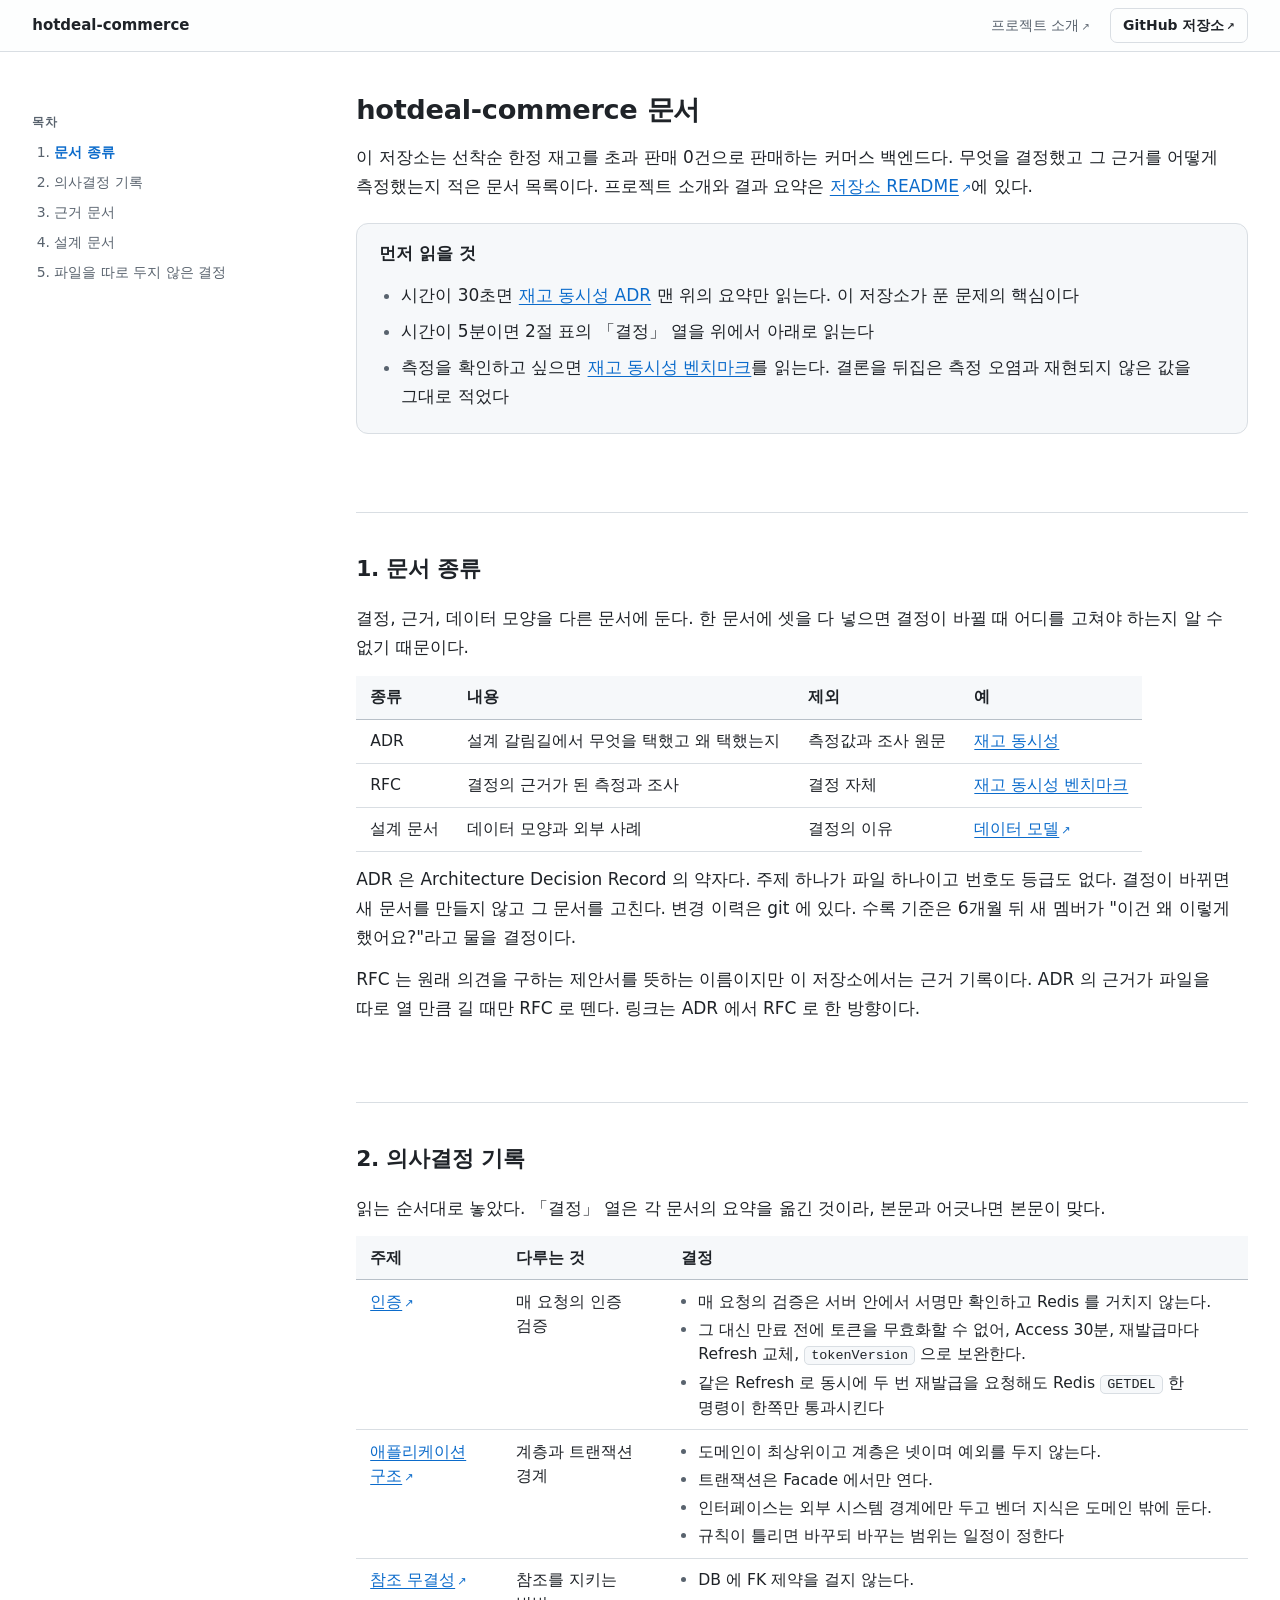
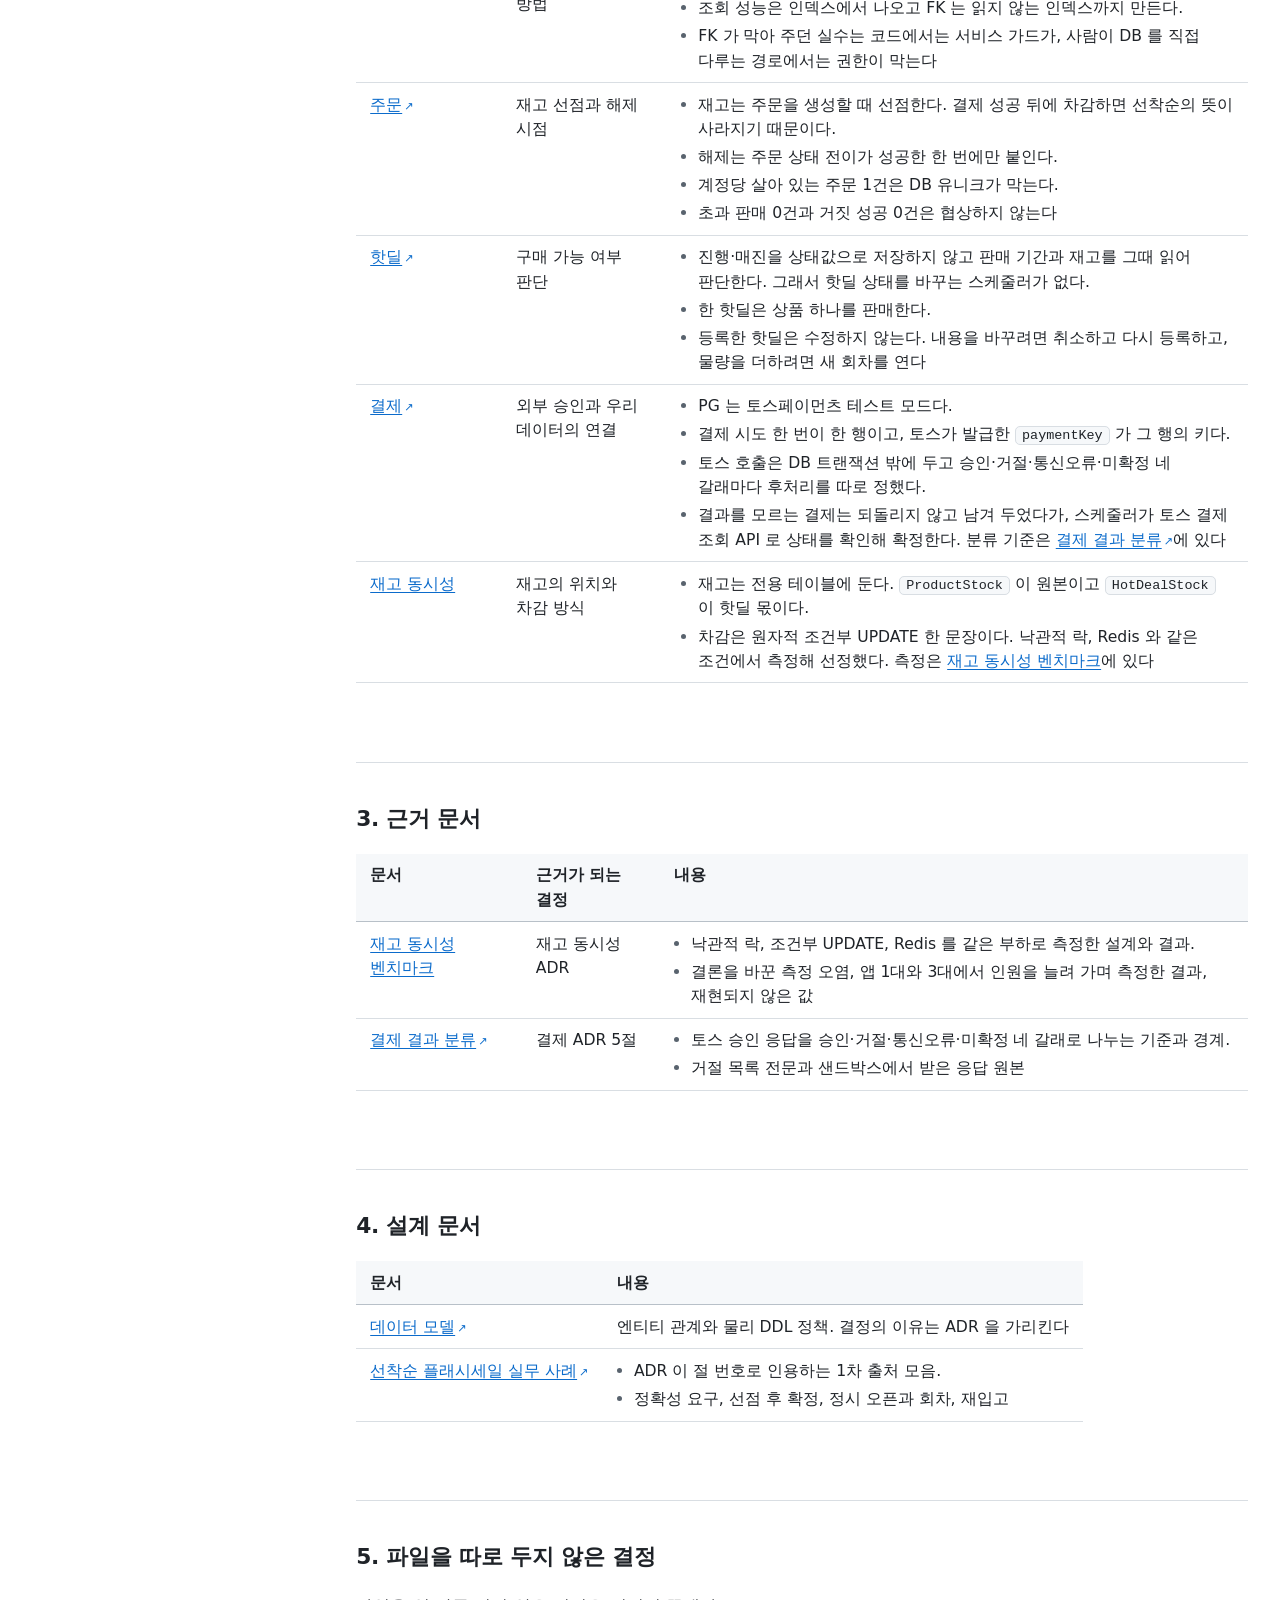
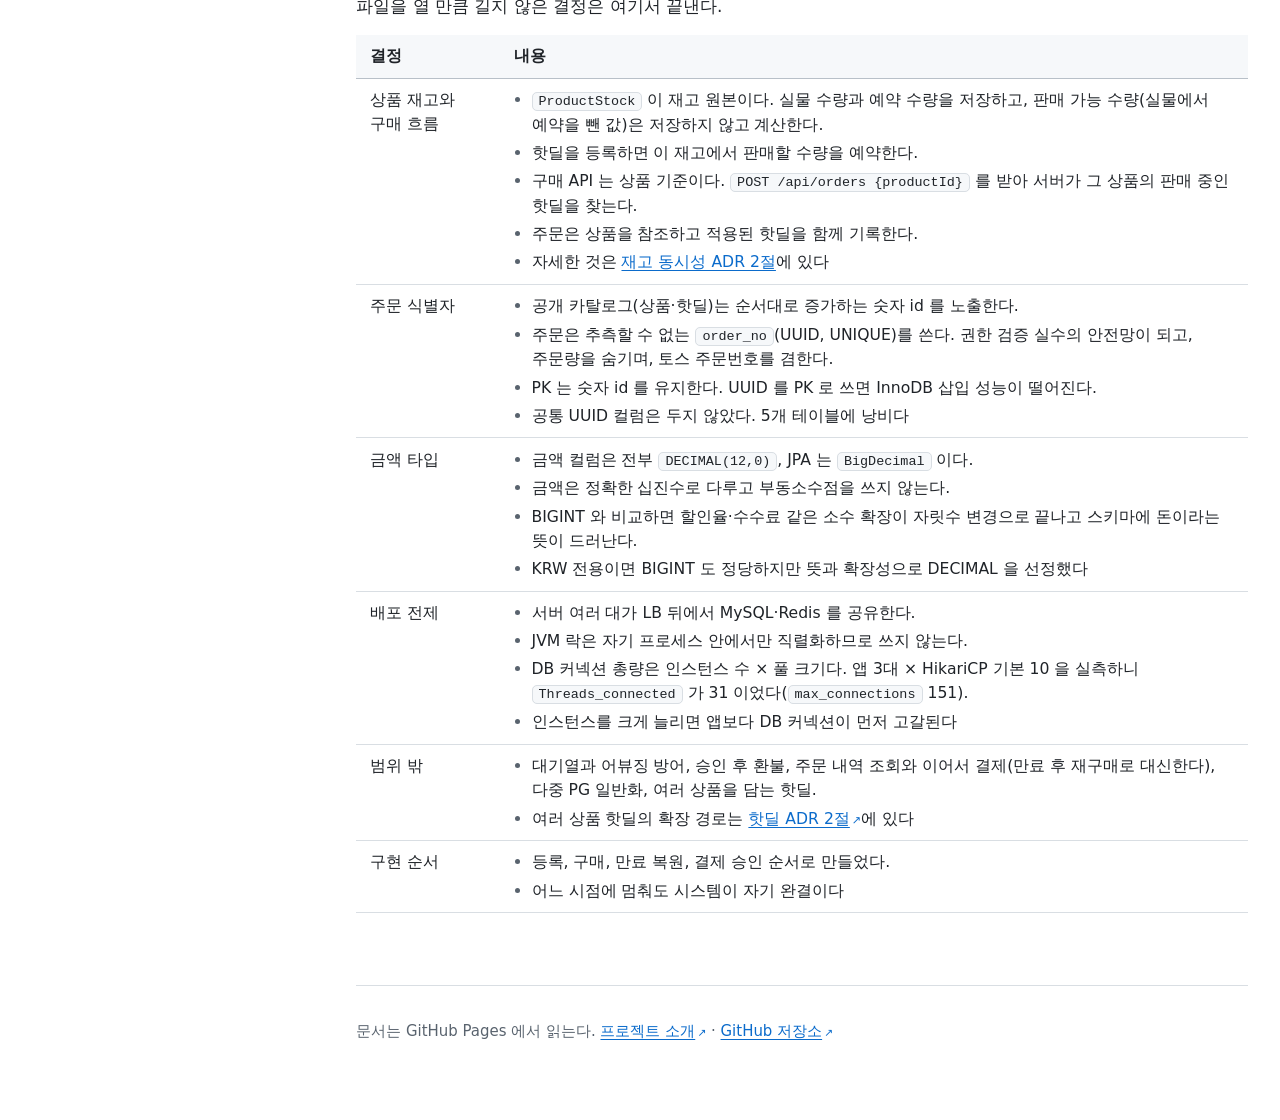
<file: docs/index.html>
<!DOCTYPE html>
<html lang="ko">
<head>
<meta charset="utf-8">
<meta name="viewport" content="width=device-width, initial-scale=1">
<meta name="color-scheme" content="light dark">
<meta name="description" content="hotdeal-commerce 문서 목록. 의사결정 기록, 근거 문서, 설계 문서">
<title>문서 · hotdeal-commerce</title>
<link rel="icon" href="data:image/svg+xml,%3Csvg xmlns='http://www.w3.org/2000/svg' viewBox='0 0 16 16'%3E%3Crect width='16' height='16' rx='3' fill='%230b6bcb'/%3E%3Cpath d='M4 12V7M8 12V4M12 12V9' stroke='white' stroke-width='2' stroke-linecap='round'/%3E%3C/svg%3E">
<link rel="stylesheet" href="assets/style.css">
<script src="assets/doc.js" defer></script>
</head>
<body>

<a class="skip" href="#content">본문으로 건너뛰기</a>

<header class="top">
  <div class="top-in">
    <a class="brand" href="https://github.com/Ting97ok/hotdeal-commerce">hotdeal-commerce</a>
    <nav class="top-nav">
      <a class="doc-link" href="https://github.com/Ting97ok/hotdeal-commerce#readme">프로젝트 소개</a>
      <a class="gh" href="https://github.com/Ting97ok/hotdeal-commerce">GitHub 저장소</a>
    </nav>
  </div>
</header>

<div class="wrap">

<aside class="side">
  <nav aria-label="목차">
    <p class="toc-title">목차</p>
    <details class="toc" open>
      <summary>목차</summary>
      <ol>
        <li><a href="#sec-1">문서 종류</a></li>
        <li><a href="#sec-2">의사결정 기록</a></li>
        <li><a href="#sec-3">근거 문서</a></li>
        <li><a href="#sec-4">설계 문서</a></li>
        <li><a href="#sec-5">파일을 따로 두지 않은 결정</a></li>
      </ol>
    </details>
  </nav>
</aside>

<main class="doc" id="content">

<h1>hotdeal-commerce 문서</h1>

<p class="lede">이 저장소는 선착순 한정 재고를 초과 판매 0건으로 판매하는 커머스 백엔드다.
무엇을 결정했고 그 근거를 어떻게 측정했는지 적은 문서 목록이다.
프로젝트 소개와 결과 요약은 <a href="https://github.com/Ting97ok/hotdeal-commerce#readme">저장소 README</a>에 있다.</p>

<div class="conclusion">
<p><strong>먼저 읽을 것</strong></p>
<ul>
  <li>시간이 30초면 <a href="adr/concurrency.html">재고 동시성 ADR</a> 맨 위의 요약만 읽는다. 이 저장소가 푼 문제의 핵심이다</li>
  <li>시간이 5분이면 2절 표의 「결정」 열을 위에서 아래로 읽는다</li>
  <li>측정을 확인하고 싶으면 <a href="rfc/concurrency-benchmark.html">재고 동시성 벤치마크</a>를 읽는다. 결론을 뒤집은 측정 오염과 재현되지 않은 값을 그대로 적었다</li>
</ul>
</div>

<h2 id="sec-1">1. 문서 종류</h2>

<p>결정, 근거, 데이터 모양을 다른 문서에 둔다. 한 문서에 셋을 다 넣으면 결정이 바뀔 때 어디를 고쳐야 하는지 알 수 없기 때문이다.</p>

<table>
<thead><tr><th>종류</th><th>내용</th><th>제외</th><th>예</th></tr></thead>
<tbody>
<tr><td>ADR</td><td>설계 갈림길에서 무엇을 택했고 왜 택했는지</td><td>측정값과 조사 원문</td><td><a href="adr/concurrency.html">재고 동시성</a></td></tr>
<tr><td>RFC</td><td>결정의 근거가 된 측정과 조사</td><td>결정 자체</td><td><a href="rfc/concurrency-benchmark.html">재고 동시성 벤치마크</a></td></tr>
<tr><td>설계 문서</td><td>데이터 모양과 외부 사례</td><td>결정의 이유</td><td><a href="https://github.com/Ting97ok/hotdeal-commerce/blob/main/docs/design/erd.md">데이터 모델</a></td></tr>
</tbody>
</table>

<p>ADR 은 Architecture Decision Record 의 약자다. 주제 하나가 파일 하나이고 번호도 등급도 없다.
결정이 바뀌면 새 문서를 만들지 않고 그 문서를 고친다. 변경 이력은 git 에 있다.
수록 기준은 6개월 뒤 새 멤버가 "이건 왜 이렇게 했어요?"라고 물을 결정이다.</p>

<p>RFC 는 원래 의견을 구하는 제안서를 뜻하는 이름이지만 이 저장소에서는 근거 기록이다.
ADR 의 근거가 파일을 따로 열 만큼 길 때만 RFC 로 뗀다. 링크는 ADR 에서 RFC 로 한 방향이다.</p>

<h2 id="sec-2">2. 의사결정 기록</h2>

<p>읽는 순서대로 놓았다. 「결정」 열은 각 문서의 요약을 옮긴 것이라, 본문과 어긋나면 본문이 맞다.</p>

<table>
<thead><tr><th>주제</th><th>다루는 것</th><th>결정</th></tr></thead>
<tbody>
<tr>
  <td><a href="https://github.com/Ting97ok/hotdeal-commerce/blob/main/docs/adr/auth.md">인증</a></td>
  <td>매 요청의 인증 검증</td>
  <td><ul>
    <li>매 요청의 검증은 서버 안에서 서명만 확인하고 Redis 를 거치지 않는다.</li>
    <li>그 대신 만료 전에 토큰을 무효화할 수 없어, Access 30분, 재발급마다 Refresh 교체, <code>tokenVersion</code> 으로 보완한다.</li>
    <li>같은 Refresh 로 동시에 두 번 재발급을 요청해도 Redis <code>GETDEL</code> 한 명령이 한쪽만 통과시킨다</li>
  </ul></td>
</tr>
<tr>
  <td><a href="https://github.com/Ting97ok/hotdeal-commerce/blob/main/docs/adr/architecture.md">애플리케이션 구조</a></td>
  <td>계층과 트랜잭션 경계</td>
  <td><ul>
    <li>도메인이 최상위이고 계층은 넷이며 예외를 두지 않는다.</li>
    <li>트랜잭션은 Facade 에서만 연다.</li>
    <li>인터페이스는 외부 시스템 경계에만 두고 벤더 지식은 도메인 밖에 둔다.</li>
    <li>규칙이 틀리면 바꾸되 바꾸는 범위는 일정이 정한다</li>
  </ul></td>
</tr>
<tr>
  <td><a href="https://github.com/Ting97ok/hotdeal-commerce/blob/main/docs/adr/integrity.md">참조 무결성</a></td>
  <td>참조를 지키는 방법</td>
  <td><ul>
    <li>DB 에 FK 제약을 걸지 않는다.</li>
    <li>조회 성능은 인덱스에서 나오고 FK 는 읽지 않는 인덱스까지 만든다.</li>
    <li>FK 가 막아 주던 실수는 코드에서는 서비스 가드가, 사람이 DB 를 직접 다루는 경로에서는 권한이 막는다</li>
  </ul></td>
</tr>
<tr>
  <td><a href="https://github.com/Ting97ok/hotdeal-commerce/blob/main/docs/adr/order.md">주문</a></td>
  <td>재고 선점과 해제 시점</td>
  <td><ul>
    <li>재고는 주문을 생성할 때 선점한다. 결제 성공 뒤에 차감하면 선착순의 뜻이 사라지기 때문이다.</li>
    <li>해제는 주문 상태 전이가 성공한 한 번에만 붙인다.</li>
    <li>계정당 살아 있는 주문 1건은 DB 유니크가 막는다.</li>
    <li>초과 판매 0건과 거짓 성공 0건은 협상하지 않는다</li>
  </ul></td>
</tr>
<tr>
  <td><a href="https://github.com/Ting97ok/hotdeal-commerce/blob/main/docs/adr/hotdeal.md">핫딜</a></td>
  <td>구매 가능 여부 판단</td>
  <td><ul>
    <li>진행·매진을 상태값으로 저장하지 않고 판매 기간과 재고를 그때 읽어 판단한다. 그래서 핫딜 상태를 바꾸는 스케줄러가 없다.</li>
    <li>한 핫딜은 상품 하나를 판매한다.</li>
    <li>등록한 핫딜은 수정하지 않는다. 내용을 바꾸려면 취소하고 다시 등록하고, 물량을 더하려면 새 회차를 연다</li>
  </ul></td>
</tr>
<tr>
  <td><a href="https://github.com/Ting97ok/hotdeal-commerce/blob/main/docs/adr/payment.md">결제</a></td>
  <td>외부 승인과 우리 데이터의 연결</td>
  <td><ul>
    <li>PG 는 토스페이먼츠 테스트 모드다.</li>
    <li>결제 시도 한 번이 한 행이고, 토스가 발급한 <code>paymentKey</code> 가 그 행의 키다.</li>
    <li>토스 호출은 DB 트랜잭션 밖에 두고 승인·거절·통신오류·미확정 네 갈래마다 후처리를 따로 정했다.</li>
    <li>결과를 모르는 결제는 되돌리지 않고 남겨 두었다가, 스케줄러가 토스 결제 조회 API 로 상태를 확인해 확정한다. 분류 기준은 <a href="https://github.com/Ting97ok/hotdeal-commerce/blob/main/docs/rfc/payment-result-classification.md">결제 결과 분류</a>에 있다</li>
  </ul></td>
</tr>
<tr>
  <td><a href="adr/concurrency.html">재고 동시성</a></td>
  <td>재고의 위치와 차감 방식</td>
  <td><ul>
    <li>재고는 전용 테이블에 둔다. <code>ProductStock</code> 이 원본이고 <code>HotDealStock</code> 이 핫딜 몫이다.</li>
    <li>차감은 원자적 조건부 UPDATE 한 문장이다. 낙관적 락, Redis 와 같은 조건에서 측정해 선정했다. 측정은 <a href="rfc/concurrency-benchmark.html">재고 동시성 벤치마크</a>에 있다</li>
  </ul></td>
</tr>
</tbody>
</table>

<h2 id="sec-3">3. 근거 문서</h2>

<table>
<thead><tr><th>문서</th><th>근거가 되는 결정</th><th>내용</th></tr></thead>
<tbody>
<tr>
  <td><a href="rfc/concurrency-benchmark.html">재고 동시성 벤치마크</a></td>
  <td>재고 동시성 ADR</td>
  <td><ul>
    <li>낙관적 락, 조건부 UPDATE, Redis 를 같은 부하로 측정한 설계와 결과.</li>
    <li>결론을 바꾼 측정 오염, 앱 1대와 3대에서 인원을 늘려 가며 측정한 결과, 재현되지 않은 값</li>
  </ul></td>
</tr>
<tr>
  <td><a href="https://github.com/Ting97ok/hotdeal-commerce/blob/main/docs/rfc/payment-result-classification.md">결제 결과 분류</a></td>
  <td>결제 ADR 5절</td>
  <td><ul>
    <li>토스 승인 응답을 승인·거절·통신오류·미확정 네 갈래로 나누는 기준과 경계.</li>
    <li>거절 목록 전문과 샌드박스에서 받은 응답 원본</li>
  </ul></td>
</tr>
</tbody>
</table>

<h2 id="sec-4">4. 설계 문서</h2>

<table>
<thead><tr><th>문서</th><th>내용</th></tr></thead>
<tbody>
<tr>
  <td><a href="https://github.com/Ting97ok/hotdeal-commerce/blob/main/docs/design/erd.md">데이터 모델</a></td>
  <td>엔티티 관계와 물리 DDL 정책. 결정의 이유는 ADR 을 가리킨다</td>
</tr>
<tr>
  <td><a href="https://github.com/Ting97ok/hotdeal-commerce/blob/main/docs/design/research-flash-sale.md">선착순 플래시세일 실무 사례</a></td>
  <td><ul>
    <li>ADR 이 절 번호로 인용하는 1차 출처 모음.</li>
    <li>정확성 요구, 선점 후 확정, 정시 오픈과 회차, 재입고</li>
  </ul></td>
</tr>
</tbody>
</table>

<h2 id="sec-5">5. 파일을 따로 두지 않은 결정</h2>

<p>파일을 열 만큼 길지 않은 결정은 여기서 끝낸다.</p>

<table>
<thead><tr><th>결정</th><th>내용</th></tr></thead>
<tbody>
<tr>
  <td>상품 재고와 구매 흐름</td>
  <td><ul>
    <li><code>ProductStock</code> 이 재고 원본이다. 실물 수량과 예약 수량을 저장하고, 판매 가능 수량(실물에서 예약을 뺀 값)은 저장하지 않고 계산한다.</li>
    <li>핫딜을 등록하면 이 재고에서 판매할 수량을 예약한다.</li>
    <li>구매 API 는 상품 기준이다. <code>POST /api/orders {productId}</code> 를 받아 서버가 그 상품의 판매 중인 핫딜을 찾는다.</li>
    <li>주문은 상품을 참조하고 적용된 핫딜을 함께 기록한다.</li>
    <li>자세한 것은 <a href="adr/concurrency.html#sec-2">재고 동시성 ADR 2절</a>에 있다</li>
  </ul></td>
</tr>
<tr>
  <td>주문 식별자</td>
  <td><ul>
    <li>공개 카탈로그(상품·핫딜)는 순서대로 증가하는 숫자 id 를 노출한다.</li>
    <li>주문은 추측할 수 없는 <code>order_no</code>(UUID, UNIQUE)를 쓴다. 권한 검증 실수의 안전망이 되고, 주문량을 숨기며, 토스 주문번호를 겸한다.</li>
    <li>PK 는 숫자 id 를 유지한다. UUID 를 PK 로 쓰면 InnoDB 삽입 성능이 떨어진다.</li>
    <li>공통 UUID 컬럼은 두지 않았다. 5개 테이블에 낭비다</li>
  </ul></td>
</tr>
<tr>
  <td>금액 타입</td>
  <td><ul>
    <li>금액 컬럼은 전부 <code>DECIMAL(12,0)</code>, JPA 는 <code>BigDecimal</code> 이다.</li>
    <li>금액은 정확한 십진수로 다루고 부동소수점을 쓰지 않는다.</li>
    <li>BIGINT 와 비교하면 할인율·수수료 같은 소수 확장이 자릿수 변경으로 끝나고 스키마에 돈이라는 뜻이 드러난다.</li>
    <li>KRW 전용이면 BIGINT 도 정당하지만 뜻과 확장성으로 DECIMAL 을 선정했다</li>
  </ul></td>
</tr>
<tr>
  <td>배포 전제</td>
  <td><ul>
    <li>서버 여러 대가 LB 뒤에서 MySQL·Redis 를 공유한다.</li>
    <li>JVM 락은 자기 프로세스 안에서만 직렬화하므로 쓰지 않는다.</li>
    <li>DB 커넥션 총량은 인스턴스 수 × 풀 크기다. 앱 3대 × HikariCP 기본 10 을 실측하니 <code>Threads_connected</code> 가 31 이었다(<code>max_connections</code> 151).</li>
    <li>인스턴스를 크게 늘리면 앱보다 DB 커넥션이 먼저 고갈된다</li>
  </ul></td>
</tr>
<tr>
  <td>범위 밖</td>
  <td><ul>
    <li>대기열과 어뷰징 방어, 승인 후 환불, 주문 내역 조회와 이어서 결제(만료 후 재구매로 대신한다), 다중 PG 일반화, 여러 상품을 담는 핫딜.</li>
    <li>여러 상품 핫딜의 확장 경로는 <a href="https://github.com/Ting97ok/hotdeal-commerce/blob/main/docs/adr/hotdeal.md">핫딜 ADR 2절</a>에 있다</li>
  </ul></td>
</tr>
<tr>
  <td>구현 순서</td>
  <td><ul>
    <li>등록, 구매, 만료 복원, 결제 승인 순서로 만들었다.</li>
    <li>어느 시점에 멈춰도 시스템이 자기 완결이다</li>
  </ul></td>
</tr>
</tbody>
</table>

<footer class="doc-foot">
  <p>문서는 GitHub Pages 에서 읽는다.
  <a href="https://github.com/Ting97ok/hotdeal-commerce#readme">프로젝트 소개</a> ·
  <a href="https://github.com/Ting97ok/hotdeal-commerce">GitHub 저장소</a></p>
</footer>

</main>
</div>

</body>
</html>
</file>
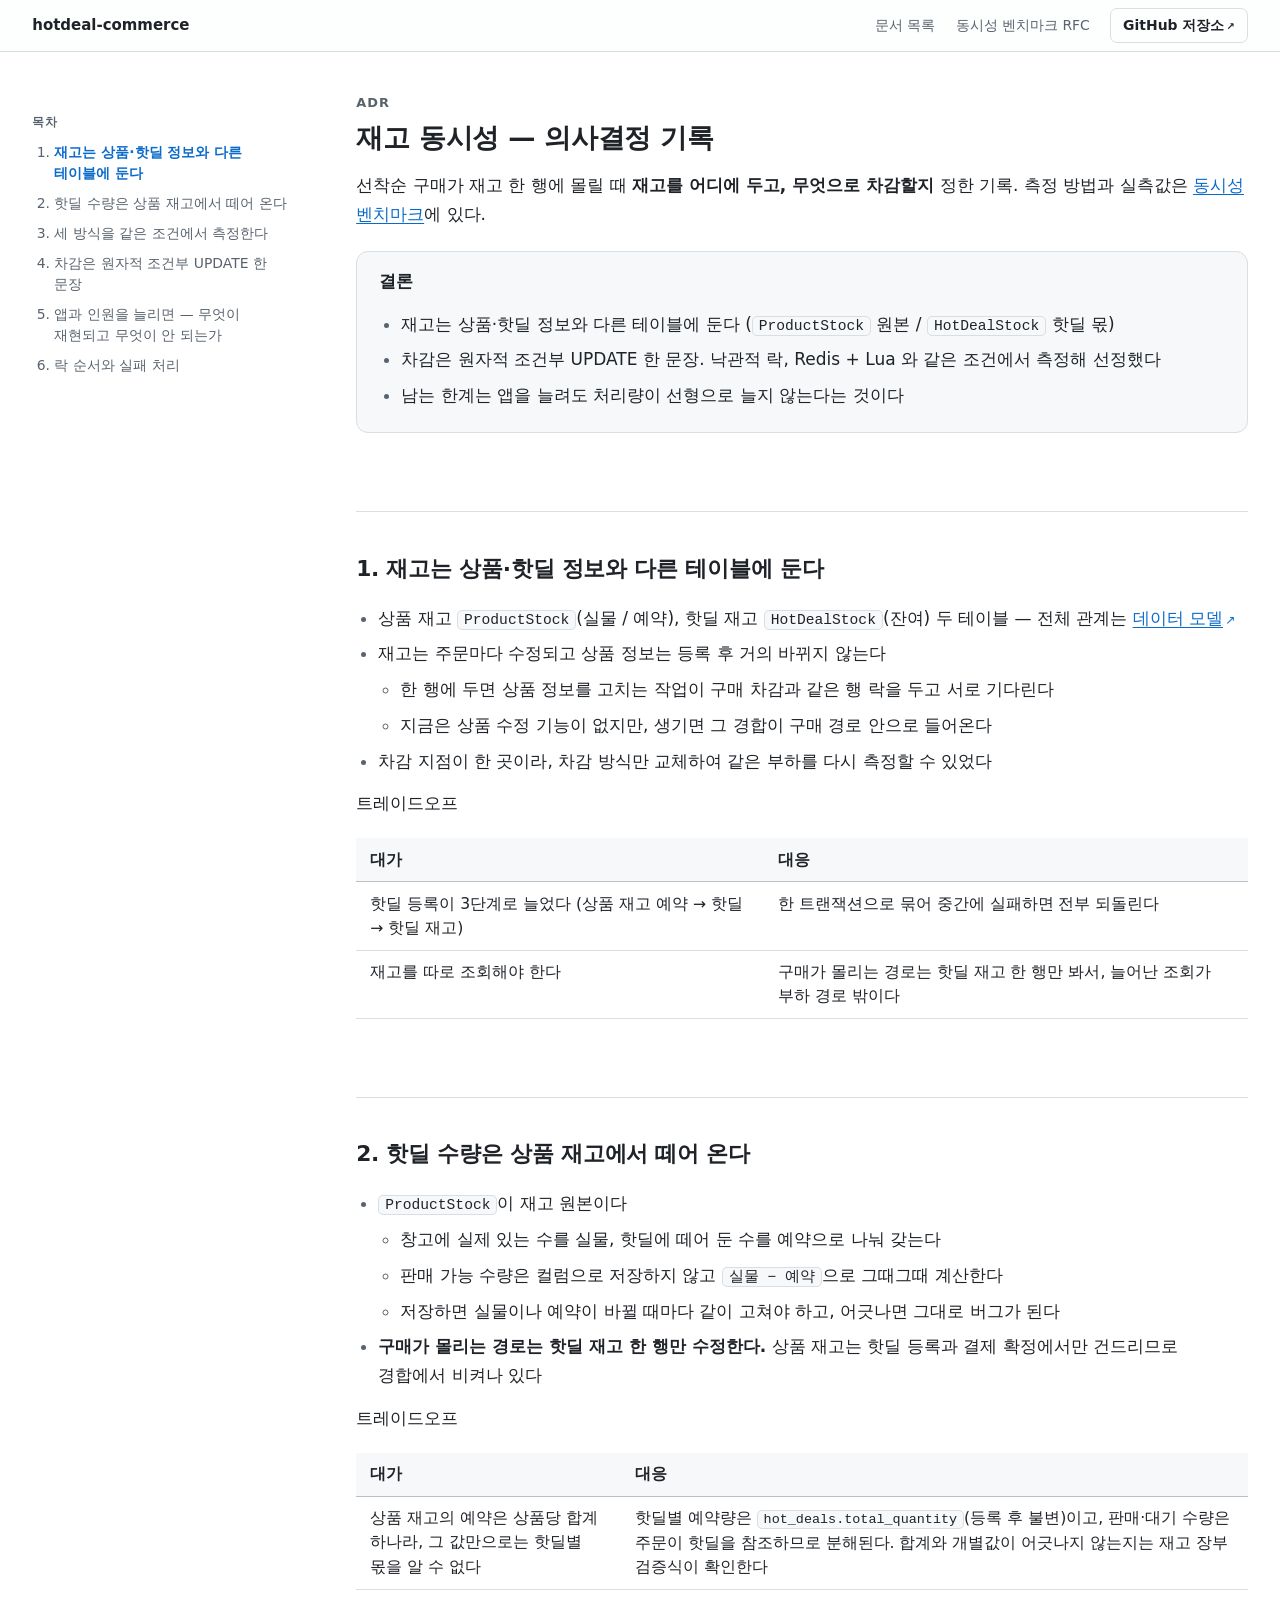
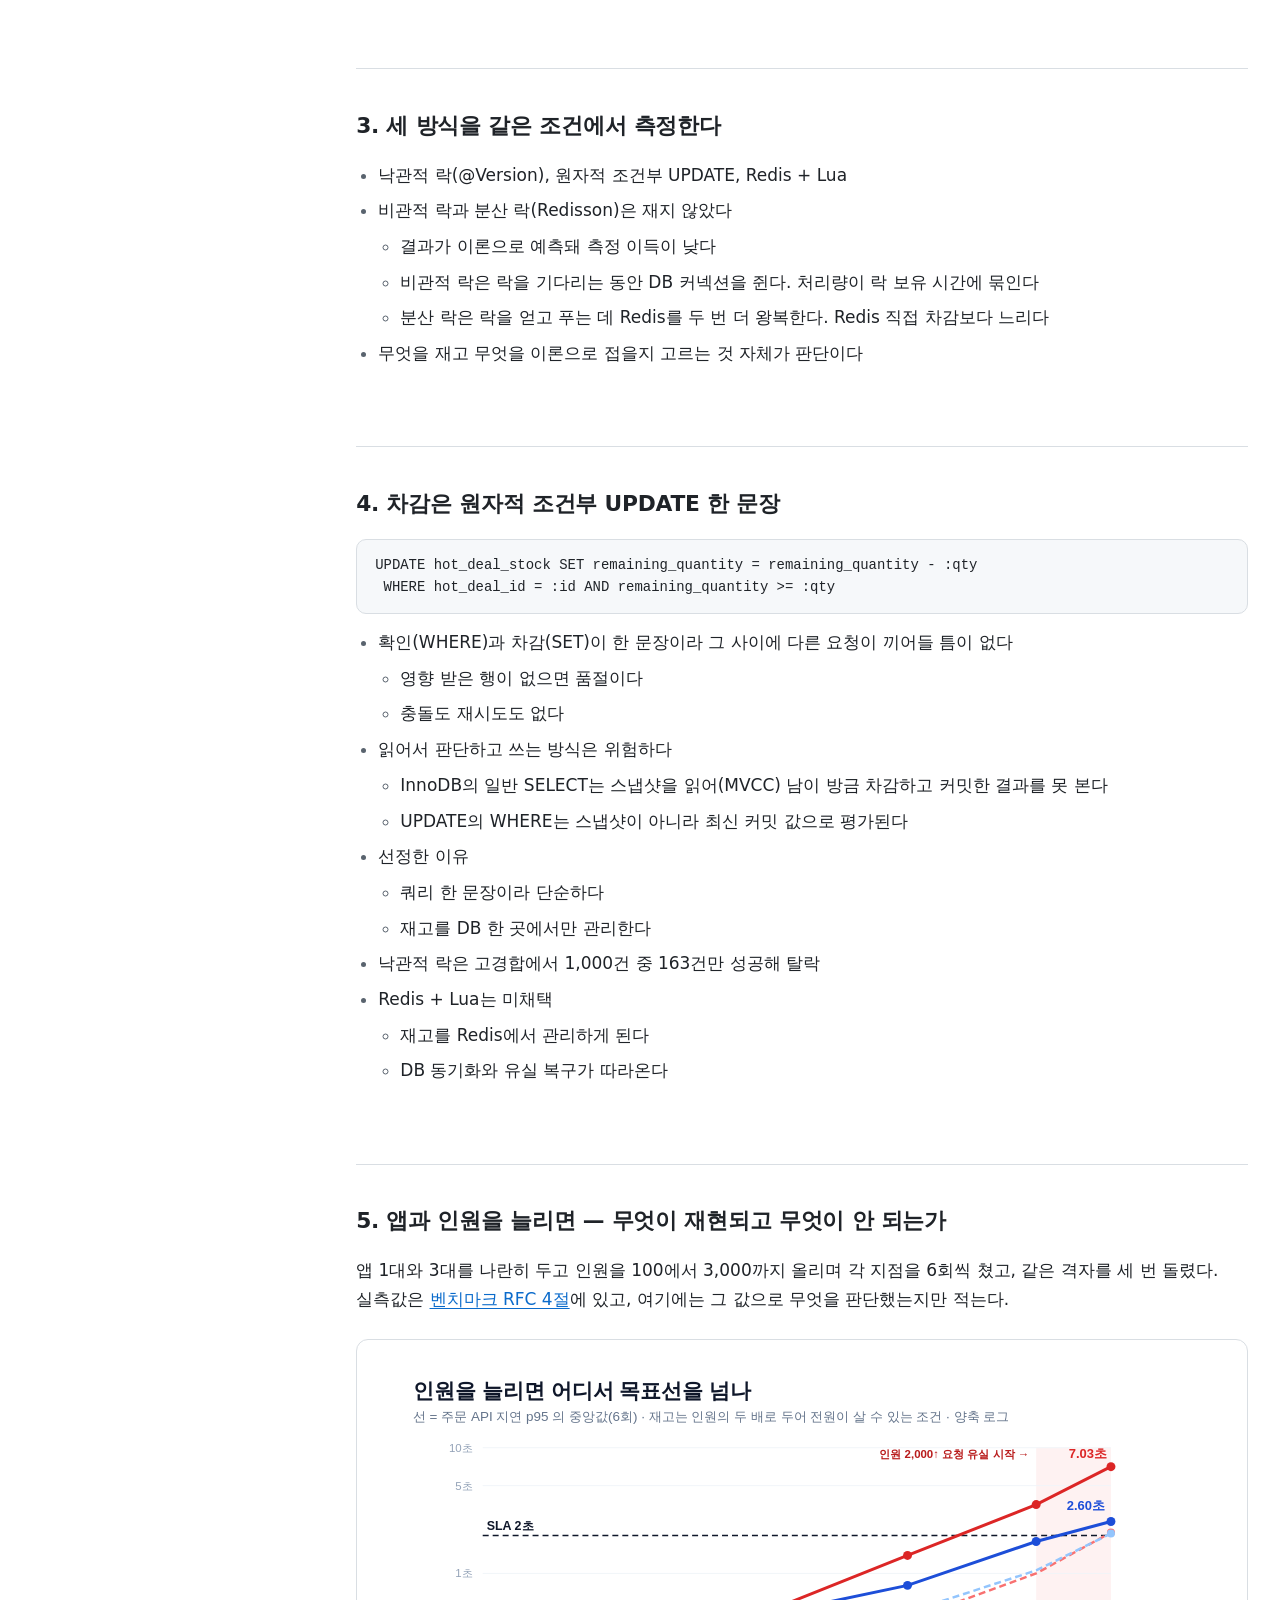
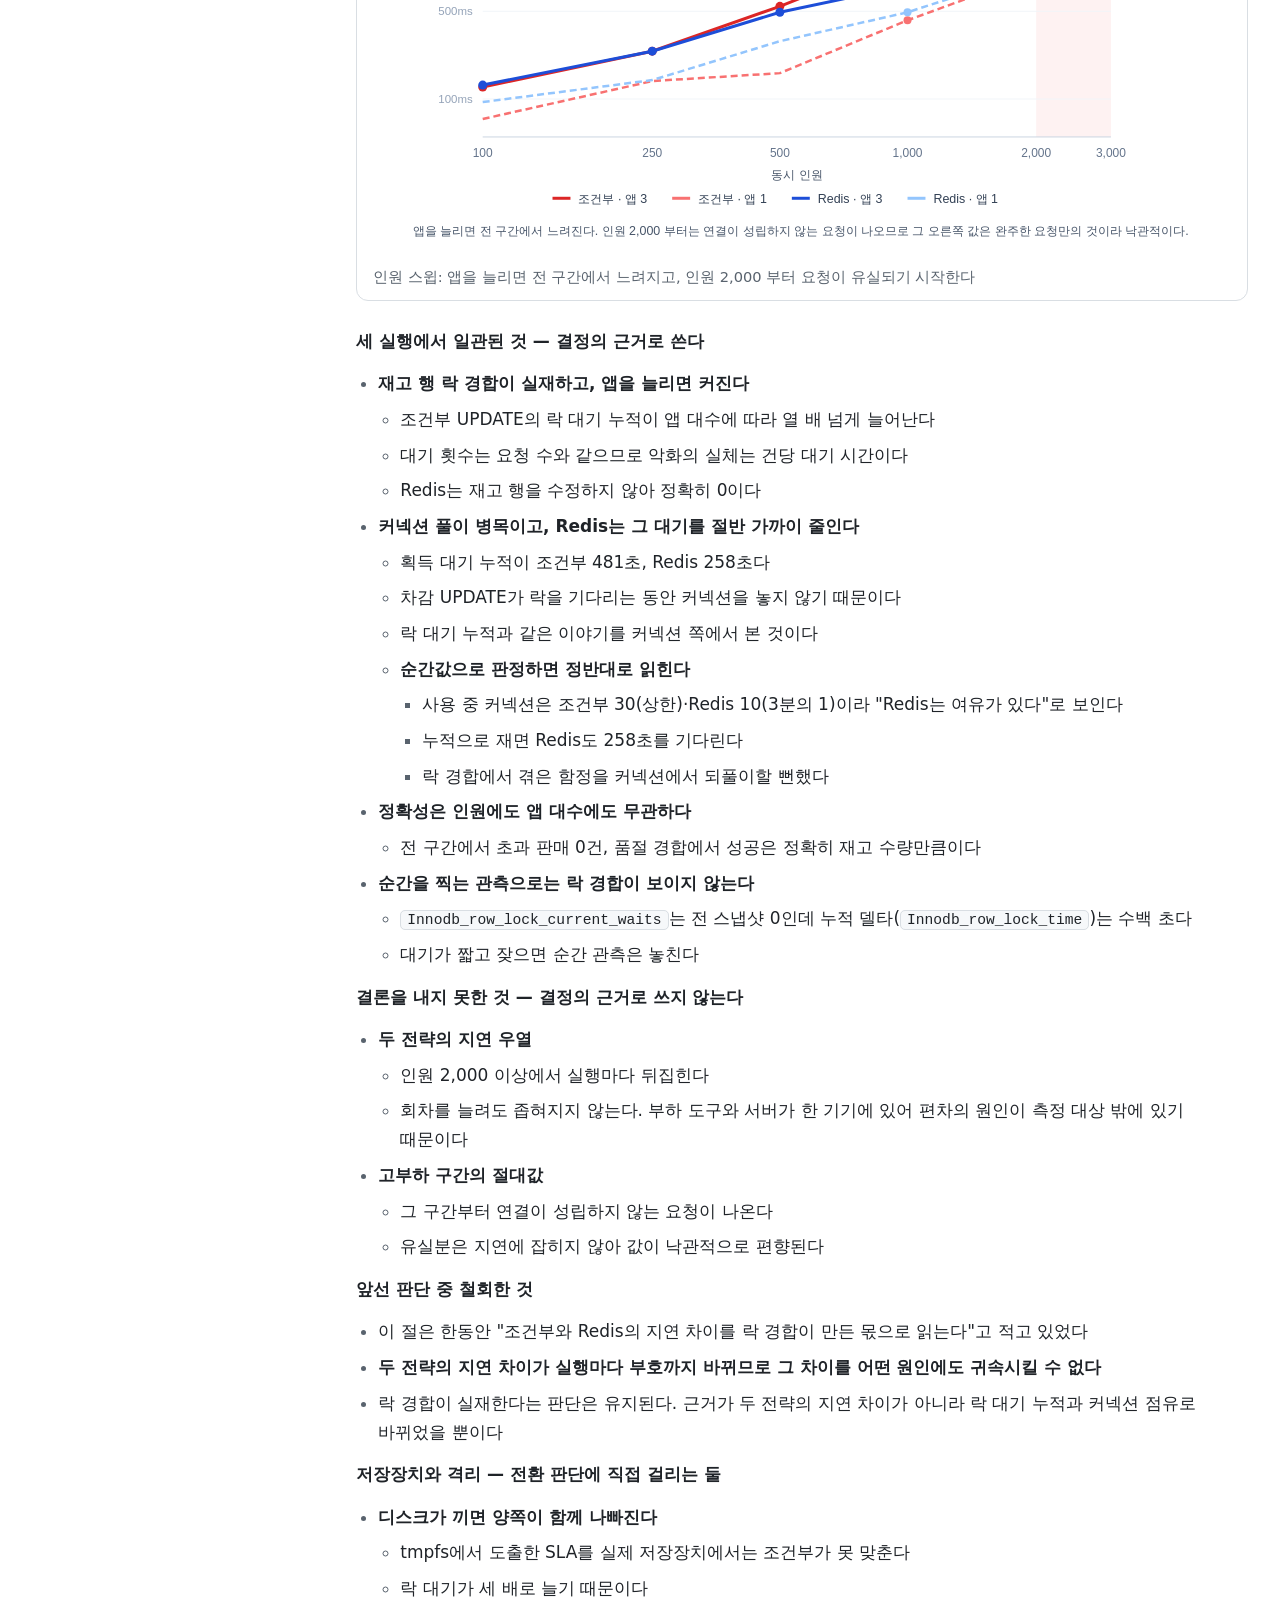
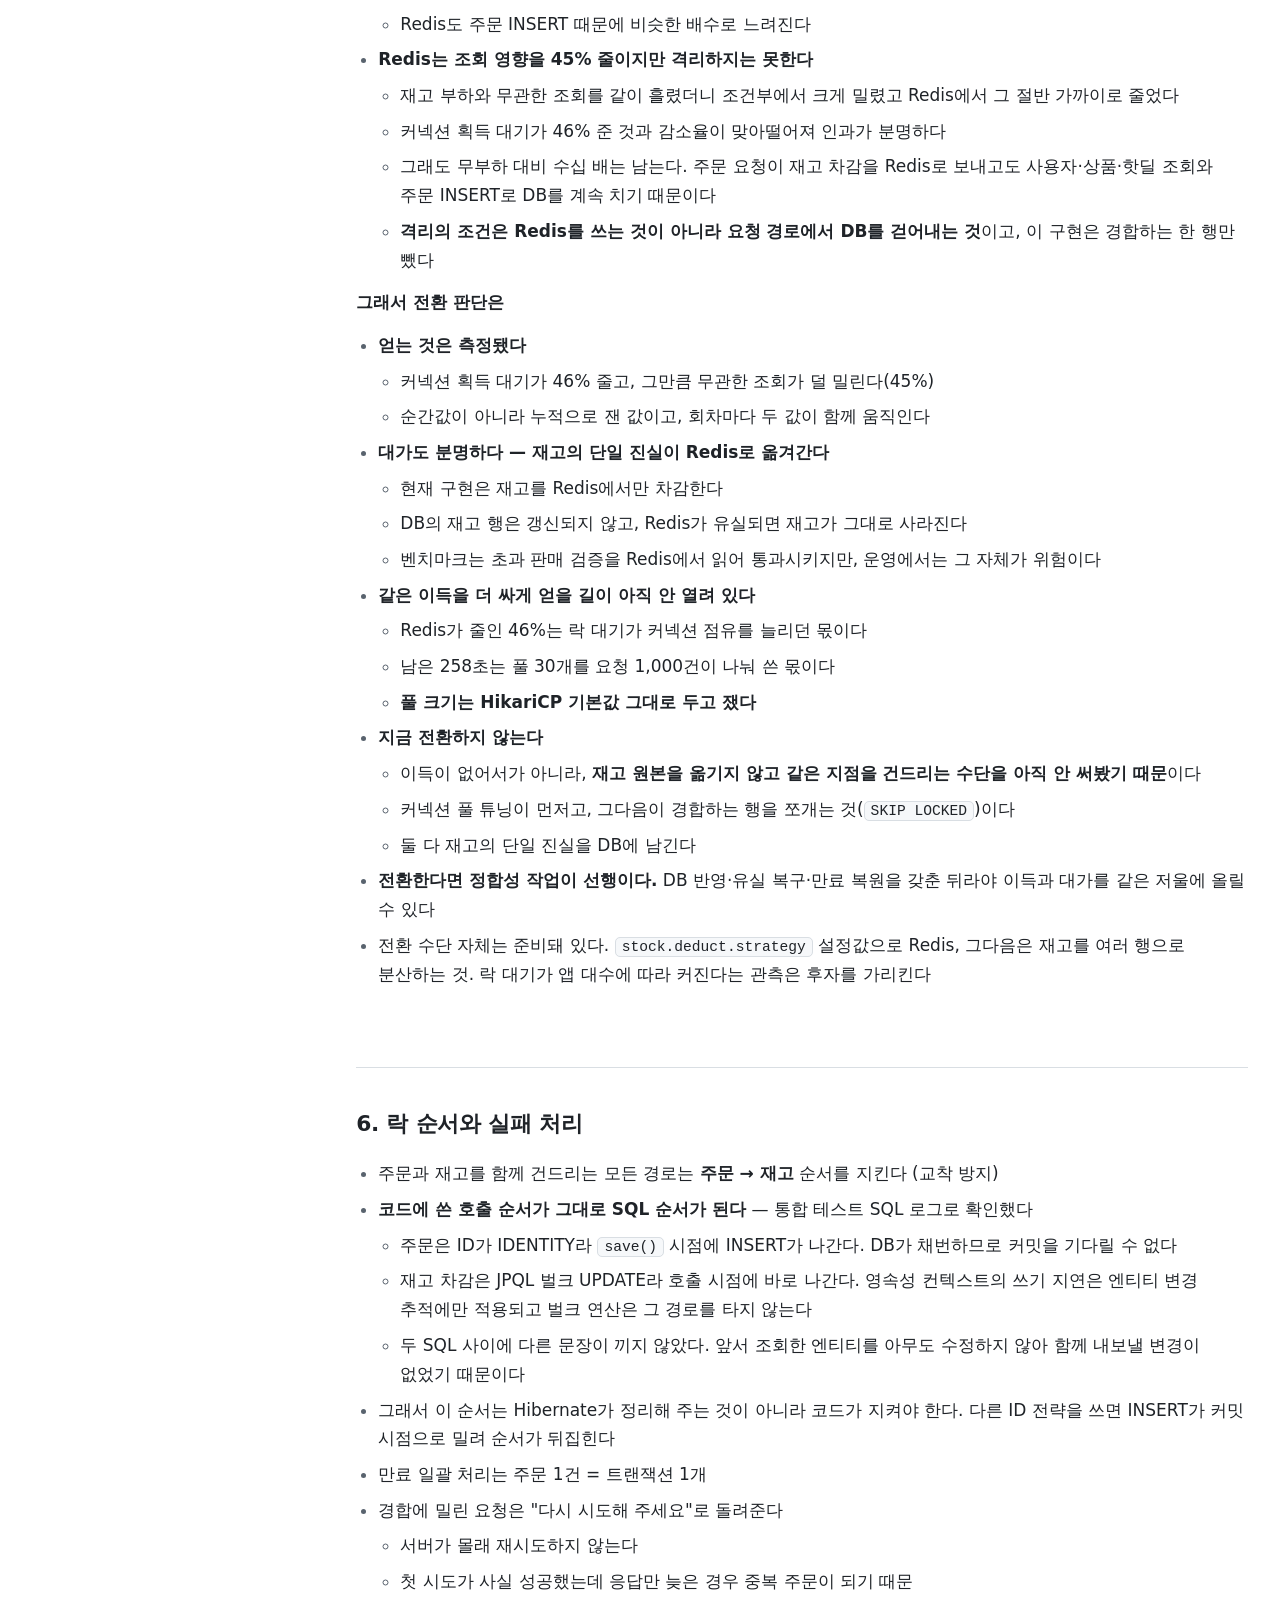
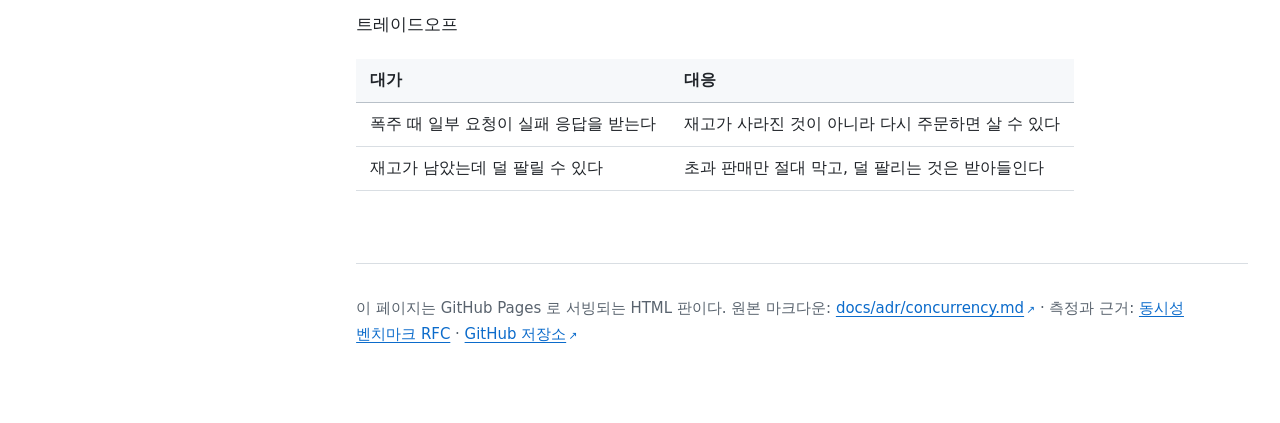
<file: docs/adr/concurrency.html>
<!DOCTYPE html>
<html lang="ko">
<head>
<meta charset="utf-8">
<meta name="viewport" content="width=device-width, initial-scale=1">
<meta name="color-scheme" content="light dark">
<meta name="description" content="선착순 재고를 어디에 두고 무엇으로 차감할지 정한 의사결정 기록 — hotdeal-commerce">
<title>재고 동시성 — 의사결정 기록 · hotdeal-commerce</title>
<link rel="icon" href="data:image/svg+xml,%3Csvg xmlns='http://www.w3.org/2000/svg' viewBox='0 0 16 16'%3E%3Crect width='16' height='16' rx='3' fill='%230b6bcb'/%3E%3Cpath d='M4 12V7M8 12V4M12 12V9' stroke='white' stroke-width='2' stroke-linecap='round'/%3E%3C/svg%3E">
<link rel="stylesheet" href="../assets/style.css">
<script src="../assets/doc.js" defer></script>
</head>
<body>

<a class="skip" href="#content">본문으로 건너뛰기</a>

<header class="top">
  <div class="top-in">
    <a class="brand" href="https://github.com/Ting97ok/hotdeal-commerce">hotdeal-commerce</a>
    <nav class="top-nav">
      <a class="doc-link" href="../index.html">문서 목록</a>
      <a class="doc-link" href="../rfc/concurrency-benchmark.html">동시성 벤치마크 RFC</a>
      <a class="gh" href="https://github.com/Ting97ok/hotdeal-commerce">GitHub 저장소</a>
    </nav>
  </div>
</header>

<div class="wrap">

<aside class="side">
  <nav aria-label="목차">
    <p class="toc-title">목차</p>
    <details class="toc" open>
      <summary>목차</summary>
      <ol>
        <li><a href="#sec-1">재고는 상품·핫딜 정보와 다른 테이블에 둔다</a></li>
        <li><a href="#sec-2">핫딜 수량은 상품 재고에서 떼어 온다</a></li>
        <li><a href="#sec-3">세 방식을 같은 조건에서 측정한다</a></li>
        <li><a href="#sec-4">차감은 원자적 조건부 UPDATE 한 문장</a></li>
        <li><a href="#sec-5">앱과 인원을 늘리면 — 무엇이 재현되고 무엇이 안 되는가</a></li>
        <li><a href="#sec-6">락 순서와 실패 처리</a></li>
      </ol>
    </details>
  </nav>
</aside>

<main class="doc" id="content">

<p class="eyebrow">ADR</p>
<h1>재고 동시성 — 의사결정 기록</h1>
<p class="lede">선착순 구매가 재고 한 행에 몰릴 때 <strong>재고를 어디에 두고, 무엇으로 차감할지</strong> 정한 기록.
측정 방법과 실측값은 <a href="../rfc/concurrency-benchmark.html">동시성 벤치마크</a>에 있다.</p>

<aside class="conclusion">
<p><strong>결론</strong></p>
<ul>
  <li>재고는 상품·핫딜 정보와 다른 테이블에 둔다 (<code>ProductStock</code> 원본 / <code>HotDealStock</code> 핫딜 몫)</li>
  <li>차감은 원자적 조건부 UPDATE 한 문장. 낙관적 락, Redis + Lua 와 같은 조건에서 측정해 선정했다</li>
  <li>남는 한계는 앱을 늘려도 처리량이 선형으로 늘지 않는다는 것이다</li>
</ul>
</aside>

<h2 id="sec-1">1. 재고는 상품·핫딜 정보와 다른 테이블에 둔다</h2>

<ul>
  <li>상품 재고 <code>ProductStock</code>(실물 / 예약), 핫딜 재고 <code>HotDealStock</code>(잔여) 두 테이블 — 전체 관계는 <a href="https://github.com/Ting97ok/hotdeal-commerce/blob/main/docs/design/erd.md">데이터 모델</a></li>
  <li>재고는 주문마다 수정되고 상품 정보는 등록 후 거의 바뀌지 않는다
    <ul>
      <li>한 행에 두면 상품 정보를 고치는 작업이 구매 차감과 같은 행 락을 두고 서로 기다린다</li>
      <li>지금은 상품 수정 기능이 없지만, 생기면 그 경합이 구매 경로 안으로 들어온다</li>
    </ul>
  </li>
  <li>차감 지점이 한 곳이라, 차감 방식만 교체하여 같은 부하를 다시 측정할 수 있었다</li>
</ul>

<p>트레이드오프</p>

<div class="tw">
<table>
  <thead><tr><th>대가</th><th>대응</th></tr></thead>
  <tbody>
    <tr><td>핫딜 등록이 3단계로 늘었다 (상품 재고 예약 → 핫딜 → 핫딜 재고)</td><td>한 트랜잭션으로 묶어 중간에 실패하면 전부 되돌린다</td></tr>
    <tr><td>재고를 따로 조회해야 한다</td><td>구매가 몰리는 경로는 핫딜 재고 한 행만 봐서, 늘어난 조회가 부하 경로 밖이다</td></tr>
  </tbody>
</table>
</div>

<h2 id="sec-2">2. 핫딜 수량은 상품 재고에서 떼어 온다</h2>

<ul>
  <li><code>ProductStock</code>이 재고 원본이다
    <ul>
      <li>창고에 실제 있는 수를 실물, 핫딜에 떼어 둔 수를 예약으로 나눠 갖는다</li>
      <li>판매 가능 수량은 컬럼으로 저장하지 않고 <code>실물 − 예약</code>으로 그때그때 계산한다</li>
      <li>저장하면 실물이나 예약이 바뀔 때마다 같이 고쳐야 하고, 어긋나면 그대로 버그가 된다</li>
    </ul>
  </li>
  <li><strong>구매가 몰리는 경로는 핫딜 재고 한 행만 수정한다.</strong> 상품 재고는 핫딜 등록과 결제 확정에서만 건드리므로 경합에서 비켜나 있다</li>
</ul>

<p>트레이드오프</p>

<div class="tw">
<table>
  <thead><tr><th>대가</th><th>대응</th></tr></thead>
  <tbody>
    <tr><td>상품 재고의 예약은 상품당 합계 하나라, 그 값만으로는 핫딜별 몫을 알 수 없다</td><td>핫딜별 예약량은 <code>hot_deals.total_quantity</code>(등록 후 불변)이고, 판매·대기 수량은 주문이 핫딜을 참조하므로 분해된다. 합계와 개별값이 어긋나지 않는지는 재고 장부 검증식이 확인한다</td></tr>
  </tbody>
</table>
</div>

<h2 id="sec-3">3. 세 방식을 같은 조건에서 측정한다</h2>

<ul>
  <li>낙관적 락(@Version), 원자적 조건부 UPDATE, Redis + Lua</li>
  <li>비관적 락과 분산 락(Redisson)은 재지 않았다
    <ul>
      <li>결과가 이론으로 예측돼 측정 이득이 낮다</li>
      <li>비관적 락은 락을 기다리는 동안 DB 커넥션을 쥔다. 처리량이 락 보유 시간에 묶인다</li>
      <li>분산 락은 락을 얻고 푸는 데 Redis를 두 번 더 왕복한다. Redis 직접 차감보다 느리다</li>
    </ul>
  </li>
  <li>무엇을 재고 무엇을 이론으로 접을지 고르는 것 자체가 판단이다</li>
</ul>

<h2 id="sec-4">4. 차감은 원자적 조건부 UPDATE 한 문장</h2>

<pre><code>UPDATE hot_deal_stock SET remaining_quantity = remaining_quantity - :qty
 WHERE hot_deal_id = :id AND remaining_quantity &gt;= :qty</code></pre>

<ul>
  <li>확인(WHERE)과 차감(SET)이 한 문장이라 그 사이에 다른 요청이 끼어들 틈이 없다
    <ul>
      <li>영향 받은 행이 없으면 품절이다</li>
      <li>충돌도 재시도도 없다</li>
    </ul>
  </li>
  <li>읽어서 판단하고 쓰는 방식은 위험하다
    <ul>
      <li>InnoDB의 일반 SELECT는 스냅샷을 읽어(MVCC) 남이 방금 차감하고 커밋한 결과를 못 본다</li>
      <li>UPDATE의 WHERE는 스냅샷이 아니라 최신 커밋 값으로 평가된다</li>
    </ul>
  </li>
  <li>선정한 이유
    <ul>
      <li>쿼리 한 문장이라 단순하다</li>
      <li>재고를 DB 한 곳에서만 관리한다</li>
    </ul>
  </li>
  <li>낙관적 락은 고경합에서 1,000건 중 163건만 성공해 탈락</li>
  <li>Redis + Lua는 미채택
    <ul>
      <li>재고를 Redis에서 관리하게 된다</li>
      <li>DB 동기화와 유실 복구가 따라온다</li>
    </ul>
  </li>
</ul>

<h2 id="sec-5">5. 앱과 인원을 늘리면 — 무엇이 재현되고 무엇이 안 되는가</h2>

<p>앱 1대와 3대를 나란히 두고 인원을 100에서 3,000까지 올리며 각 지점을 6회씩 쳤고, 같은 격자를 세 번 돌렸다.
실측값은 <a href="../rfc/concurrency-benchmark.html">벤치마크 RFC 4절</a>에 있고, 여기에는 그 값으로 무엇을 판단했는지만 적는다.</p>

<figure>
  <svg viewBox="0 0 860 500" xmlns="http://www.w3.org/2000/svg" font-family="-apple-system, BlinkMacSystemFont, 'Segoe UI', Roboto, sans-serif">
  <rect width="860" height="500" fill="#ffffff"/>
  <text x="40" y="40" font-size="21" font-weight="700" fill="#0f172a">인원을 늘리면 어디서 목표선을 넘나</text>
  <text x="40" y="63" font-size="13.5" fill="#64748b">선 = 주문 API 지연 p95 의 중앙값(6회) · 재고는 인원의 두 배로 두어 전원이 살 수 있는 조건 · 양축 로그</text>

  <rect x="665" y="90" width="75" height="290" fill="#fef2f2"/>
  <text x="658" y="100" font-size="11.5" font-weight="700" fill="#b91c1c" text-anchor="end">인원 2,000↑ 요청 유실 시작 →</text>

  <line x1="110" y1="342" x2="740" y2="342" stroke="#f1f5f9" stroke-width="1"/>
  <text x="100" y="346" font-size="11.5" fill="#94a3b8" text-anchor="end">100ms</text>
  <line x1="110" y1="254" x2="740" y2="254" stroke="#f1f5f9" stroke-width="1"/>
  <text x="100" y="258" font-size="11.5" fill="#94a3b8" text-anchor="end">500ms</text>
  <line x1="110" y1="216" x2="740" y2="216" stroke="#f1f5f9" stroke-width="1"/>
  <text x="100" y="220" font-size="11.5" fill="#94a3b8" text-anchor="end">1초</text>
  <line x1="110" y1="128" x2="740" y2="128" stroke="#f1f5f9" stroke-width="1"/>
  <text x="100" y="132" font-size="11.5" fill="#94a3b8" text-anchor="end">5초</text>
  <line x1="110" y1="90" x2="740" y2="90" stroke="#f1f5f9" stroke-width="1"/>
  <text x="100" y="94" font-size="11.5" fill="#94a3b8" text-anchor="end">10초</text>

  <line x1="110" y1="178" x2="740" y2="178" stroke="#0f172a" stroke-width="1.5" stroke-dasharray="6 4"/>
  <text x="114" y="172" font-size="12.5" font-weight="700" fill="#0f172a">SLA 2초</text>

  <line x1="110" y1="380" x2="740" y2="380" stroke="#cbd5e1" stroke-width="1"/>
  <text x="110" y="400" font-size="12" fill="#64748b" text-anchor="middle">100</text>
  <text x="280" y="400" font-size="12" fill="#64748b" text-anchor="middle">250</text>
  <text x="408" y="400" font-size="12" fill="#64748b" text-anchor="middle">500</text>
  <text x="536" y="400" font-size="12" fill="#64748b" text-anchor="middle">1,000</text>
  <text x="665" y="400" font-size="12" fill="#64748b" text-anchor="middle">2,000</text>
  <text x="740" y="400" font-size="12" fill="#64748b" text-anchor="middle">3,000</text>
  <text x="425" y="422" font-size="12.5" fill="#475569" text-anchor="middle">동시 인원</text>

  <polyline points="110,330 280,294 408,249 536,198 665,147 740,109" fill="none" stroke="#dc2626" stroke-width="3"/>
  <circle cx="110" cy="330" r="4.5" fill="#dc2626"/><circle cx="280" cy="294" r="4.5" fill="#dc2626"/>
  <circle cx="408" cy="249" r="4.5" fill="#dc2626"/><circle cx="536" cy="198" r="4.5" fill="#dc2626"/>
  <circle cx="665" cy="147" r="4.5" fill="#dc2626"/><circle cx="740" cy="109" r="4.5" fill="#dc2626"/>
  <text x="736" y="100" font-size="13" font-weight="700" fill="#dc2626" text-anchor="end">7.03초</text>

  <polyline points="110,362 280,324 408,316 536,263 665,216 740,175" fill="none" stroke="#f87171" stroke-width="2.5" stroke-dasharray="7 4"/>
  <circle cx="536" cy="263" r="4" fill="#f87171"/><circle cx="740" cy="175" r="4" fill="#f87171"/>

  <polyline points="110,328 280,294 408,255 536,228 665,184 740,164" fill="none" stroke="#1d4ed8" stroke-width="3"/>
  <circle cx="110" cy="328" r="4.5" fill="#1d4ed8"/><circle cx="280" cy="294" r="4.5" fill="#1d4ed8"/>
  <circle cx="408" cy="255" r="4.5" fill="#1d4ed8"/><circle cx="536" cy="228" r="4.5" fill="#1d4ed8"/>
  <circle cx="665" cy="184" r="4.5" fill="#1d4ed8"/><circle cx="740" cy="164" r="4.5" fill="#1d4ed8"/>
  <text x="734" y="152" font-size="13" font-weight="700" fill="#1d4ed8" text-anchor="end">2.60초</text>

  <polyline points="110,345 280,323 408,284 536,255 665,213 740,176" fill="none" stroke="#93c5fd" stroke-width="2.5" stroke-dasharray="7 4"/>
  <circle cx="536" cy="255" r="4" fill="#93c5fd"/><circle cx="740" cy="176" r="4" fill="#93c5fd"/>

  <rect x="180" y="440" width="18" height="3" fill="#dc2626"/>
  <text x="206" y="446" font-size="12.5" fill="#334155">조건부 · 앱 3</text>
  <rect x="300" y="440" width="18" height="3" fill="#f87171"/>
  <text x="326" y="446" font-size="12.5" fill="#334155">조건부 · 앱 1</text>
  <rect x="420" y="440" width="18" height="3" fill="#1d4ed8"/>
  <text x="446" y="446" font-size="12.5" fill="#334155">Redis · 앱 3</text>
  <rect x="536" y="440" width="18" height="3" fill="#93c5fd"/>
  <text x="562" y="446" font-size="12.5" fill="#334155">Redis · 앱 1</text>

  <text x="40" y="478" font-size="12.5" fill="#475569">앱을 늘리면 전 구간에서 느려진다. 인원 2,000 부터는 연결이 성립하지 않는 요청이 나오므로 그 오른쪽 값은 완주한 요청만의 것이라 낙관적이다.</text>
  </svg>
  <figcaption>인원 스윕: 앱을 늘리면 전 구간에서 느려지고, 인원 2,000 부터 요청이 유실되기 시작한다</figcaption>
</figure>

<p><strong>세 실행에서 일관된 것 — 결정의 근거로 쓴다</strong></p>

<ul>
  <li><strong>재고 행 락 경합이 실재하고, 앱을 늘리면 커진다</strong>
    <ul>
      <li>조건부 UPDATE의 락 대기 누적이 앱 대수에 따라 열 배 넘게 늘어난다</li>
      <li>대기 횟수는 요청 수와 같으므로 악화의 실체는 건당 대기 시간이다</li>
      <li>Redis는 재고 행을 수정하지 않아 정확히 0이다</li>
    </ul>
  </li>
  <li><strong>커넥션 풀이 병목이고, Redis는 그 대기를 절반 가까이 줄인다</strong>
    <ul>
      <li>획득 대기 누적이 조건부 481초, Redis 258초다</li>
      <li>차감 UPDATE가 락을 기다리는 동안 커넥션을 놓지 않기 때문이다</li>
      <li>락 대기 누적과 같은 이야기를 커넥션 쪽에서 본 것이다</li>
      <li><strong>순간값으로 판정하면 정반대로 읽힌다</strong>
        <ul>
          <li>사용 중 커넥션은 조건부 30(상한)·Redis 10(3분의 1)이라 "Redis는 여유가 있다"로 보인다</li>
          <li>누적으로 재면 Redis도 258초를 기다린다</li>
          <li>락 경합에서 겪은 함정을 커넥션에서 되풀이할 뻔했다</li>
        </ul>
      </li>
    </ul>
  </li>
  <li><strong>정확성은 인원에도 앱 대수에도 무관하다</strong>
    <ul>
      <li>전 구간에서 초과 판매 0건, 품절 경합에서 성공은 정확히 재고 수량만큼이다</li>
    </ul>
  </li>
  <li><strong>순간을 찍는 관측으로는 락 경합이 보이지 않는다</strong>
    <ul>
      <li><code>Innodb_row_lock_current_waits</code>는 전 스냅샷 0인데 누적 델타(<code>Innodb_row_lock_time</code>)는 수백 초다</li>
      <li>대기가 짧고 잦으면 순간 관측은 놓친다</li>
    </ul>
  </li>
</ul>

<p><strong>결론을 내지 못한 것 — 결정의 근거로 쓰지 않는다</strong></p>

<ul>
  <li><strong>두 전략의 지연 우열</strong>
    <ul>
      <li>인원 2,000 이상에서 실행마다 뒤집힌다</li>
      <li>회차를 늘려도 좁혀지지 않는다. 부하 도구와 서버가 한 기기에 있어 편차의 원인이 측정 대상 밖에 있기 때문이다</li>
    </ul>
  </li>
  <li><strong>고부하 구간의 절대값</strong>
    <ul>
      <li>그 구간부터 연결이 성립하지 않는 요청이 나온다</li>
      <li>유실분은 지연에 잡히지 않아 값이 낙관적으로 편향된다</li>
    </ul>
  </li>
</ul>

<p><strong>앞선 판단 중 철회한 것</strong></p>

<ul>
  <li>이 절은 한동안 "조건부와 Redis의 지연 차이를 락 경합이 만든 몫으로 읽는다"고 적고 있었다</li>
  <li><strong>두 전략의 지연 차이가 실행마다 부호까지 바뀌므로 그 차이를 어떤 원인에도 귀속시킬 수 없다</strong></li>
  <li>락 경합이 실재한다는 판단은 유지된다. 근거가 두 전략의 지연 차이가 아니라 락 대기 누적과 커넥션 점유로 바뀌었을 뿐이다</li>
</ul>

<p><strong>저장장치와 격리 — 전환 판단에 직접 걸리는 둘</strong></p>

<ul>
  <li><strong>디스크가 끼면 양쪽이 함께 나빠진다</strong>
    <ul>
      <li>tmpfs에서 도출한 SLA를 실제 저장장치에서는 조건부가 못 맞춘다</li>
      <li>락 대기가 세 배로 늘기 때문이다</li>
      <li>Redis도 주문 INSERT 때문에 비슷한 배수로 느려진다</li>
    </ul>
  </li>
  <li><strong>Redis는 조회 영향을 45% 줄이지만 격리하지는 못한다</strong>
    <ul>
      <li>재고 부하와 무관한 조회를 같이 흘렸더니 조건부에서 크게 밀렸고 Redis에서 그 절반 가까이로 줄었다</li>
      <li>커넥션 획득 대기가 46% 준 것과 감소율이 맞아떨어져 인과가 분명하다</li>
      <li>그래도 무부하 대비 수십 배는 남는다. 주문 요청이 재고 차감을 Redis로 보내고도 사용자·상품·핫딜 조회와 주문 INSERT로 DB를 계속 치기 때문이다</li>
      <li><strong>격리의 조건은 Redis를 쓰는 것이 아니라 요청 경로에서 DB를 걷어내는 것</strong>이고, 이 구현은 경합하는 한 행만 뺐다</li>
    </ul>
  </li>
</ul>

<p><strong>그래서 전환 판단은</strong></p>

<ul>
  <li><strong>얻는 것은 측정됐다</strong>
    <ul>
      <li>커넥션 획득 대기가 46% 줄고, 그만큼 무관한 조회가 덜 밀린다(45%)</li>
      <li>순간값이 아니라 누적으로 잰 값이고, 회차마다 두 값이 함께 움직인다</li>
    </ul>
  </li>
  <li><strong>대가도 분명하다 — 재고의 단일 진실이 Redis로 옮겨간다</strong>
    <ul>
      <li>현재 구현은 재고를 Redis에서만 차감한다</li>
      <li>DB의 재고 행은 갱신되지 않고, Redis가 유실되면 재고가 그대로 사라진다</li>
      <li>벤치마크는 초과 판매 검증을 Redis에서 읽어 통과시키지만, 운영에서는 그 자체가 위험이다</li>
    </ul>
  </li>
  <li><strong>같은 이득을 더 싸게 얻을 길이 아직 안 열려 있다</strong>
    <ul>
      <li>Redis가 줄인 46%는 락 대기가 커넥션 점유를 늘리던 몫이다</li>
      <li>남은 258초는 풀 30개를 요청 1,000건이 나눠 쓴 몫이다</li>
      <li><strong>풀 크기는 HikariCP 기본값 그대로 두고 쟀다</strong></li>
    </ul>
  </li>
  <li><strong>지금 전환하지 않는다</strong>
    <ul>
      <li>이득이 없어서가 아니라, <strong>재고 원본을 옮기지 않고 같은 지점을 건드리는 수단을 아직 안 써봤기 때문</strong>이다</li>
      <li>커넥션 풀 튜닝이 먼저고, 그다음이 경합하는 행을 쪼개는 것(<code>SKIP LOCKED</code>)이다</li>
      <li>둘 다 재고의 단일 진실을 DB에 남긴다</li>
    </ul>
  </li>
  <li><strong>전환한다면 정합성 작업이 선행이다.</strong> DB 반영·유실 복구·만료 복원을 갖춘 뒤라야 이득과 대가를 같은 저울에 올릴 수 있다</li>
  <li>전환 수단 자체는 준비돼 있다. <code>stock.deduct.strategy</code> 설정값으로 Redis, 그다음은 재고를 여러 행으로 분산하는 것. 락 대기가 앱 대수에 따라 커진다는 관측은 후자를 가리킨다</li>
</ul>

<h2 id="sec-6">6. 락 순서와 실패 처리</h2>

<ul>
  <li>주문과 재고를 함께 건드리는 모든 경로는 <strong>주문 → 재고</strong> 순서를 지킨다 (교착 방지)</li>
  <li><strong>코드에 쓴 호출 순서가 그대로 SQL 순서가 된다</strong> — 통합 테스트 SQL 로그로 확인했다
    <ul>
      <li>주문은 ID가 IDENTITY라 <code>save()</code> 시점에 INSERT가 나간다. DB가 채번하므로 커밋을 기다릴 수 없다</li>
      <li>재고 차감은 JPQL 벌크 UPDATE라 호출 시점에 바로 나간다. 영속성 컨텍스트의 쓰기 지연은 엔티티 변경 추적에만 적용되고 벌크 연산은 그 경로를 타지 않는다</li>
      <li>두 SQL 사이에 다른 문장이 끼지 않았다. 앞서 조회한 엔티티를 아무도 수정하지 않아 함께 내보낼 변경이 없었기 때문이다</li>
    </ul>
  </li>
  <li>그래서 이 순서는 Hibernate가 정리해 주는 것이 아니라 코드가 지켜야 한다. 다른 ID 전략을 쓰면 INSERT가 커밋 시점으로 밀려 순서가 뒤집힌다</li>
  <li>만료 일괄 처리는 주문 1건 = 트랜잭션 1개</li>
  <li>경합에 밀린 요청은 "다시 시도해 주세요"로 돌려준다
    <ul>
      <li>서버가 몰래 재시도하지 않는다</li>
      <li>첫 시도가 사실 성공했는데 응답만 늦은 경우 중복 주문이 되기 때문</li>
    </ul>
  </li>
</ul>

<p>트레이드오프</p>

<div class="tw">
<table>
  <thead><tr><th>대가</th><th>대응</th></tr></thead>
  <tbody>
    <tr><td>폭주 때 일부 요청이 실패 응답을 받는다</td><td>재고가 사라진 것이 아니라 다시 주문하면 살 수 있다</td></tr>
    <tr><td>재고가 남았는데 덜 팔릴 수 있다</td><td>초과 판매만 절대 막고, 덜 팔리는 것은 받아들인다</td></tr>
  </tbody>
</table>
</div>

<footer class="doc-foot">
  <p>이 페이지는 GitHub Pages 로 서빙되는 HTML 판이다.
  원본 마크다운: <a href="https://github.com/Ting97ok/hotdeal-commerce/blob/main/docs/adr/concurrency.md">docs/adr/concurrency.md</a> ·
  측정과 근거: <a href="../rfc/concurrency-benchmark.html">동시성 벤치마크 RFC</a> ·
  <a href="https://github.com/Ting97ok/hotdeal-commerce">GitHub 저장소</a></p>
</footer>

</main>
</div>


</body>
</html>
</file>
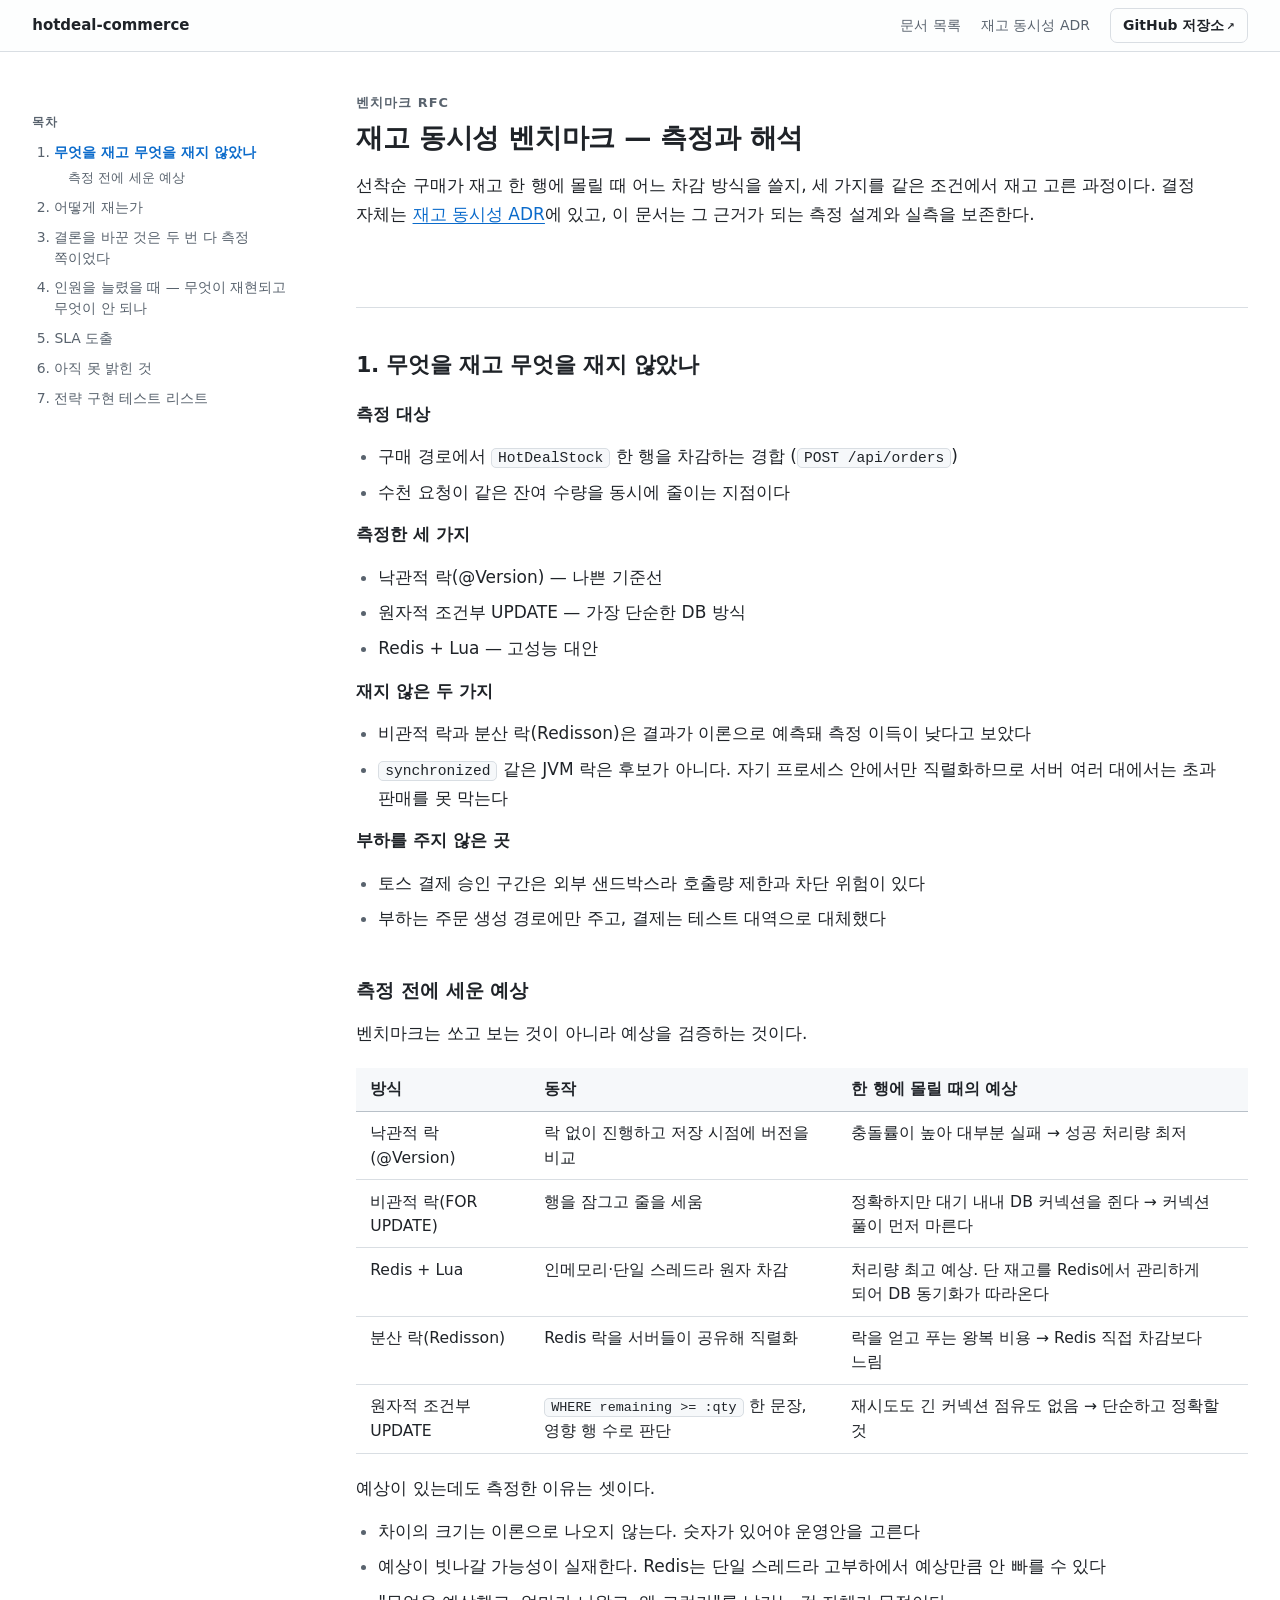
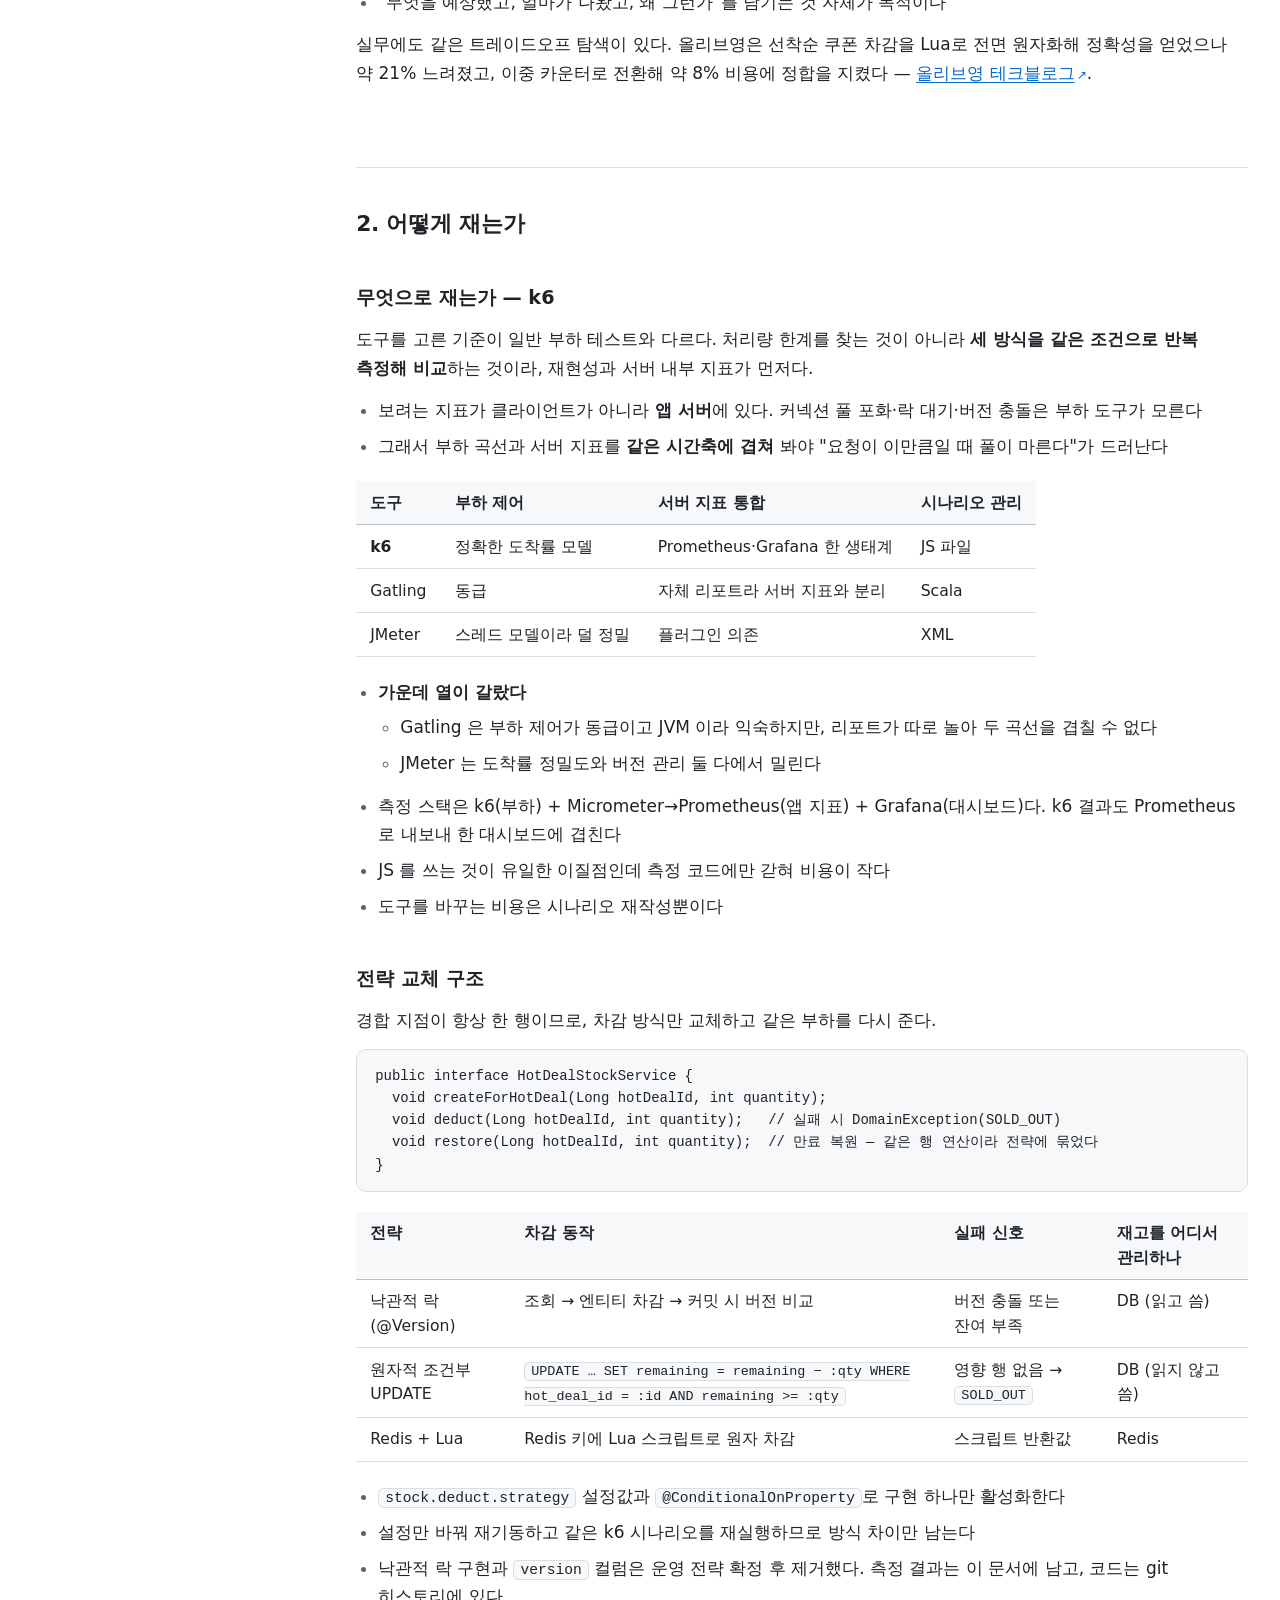
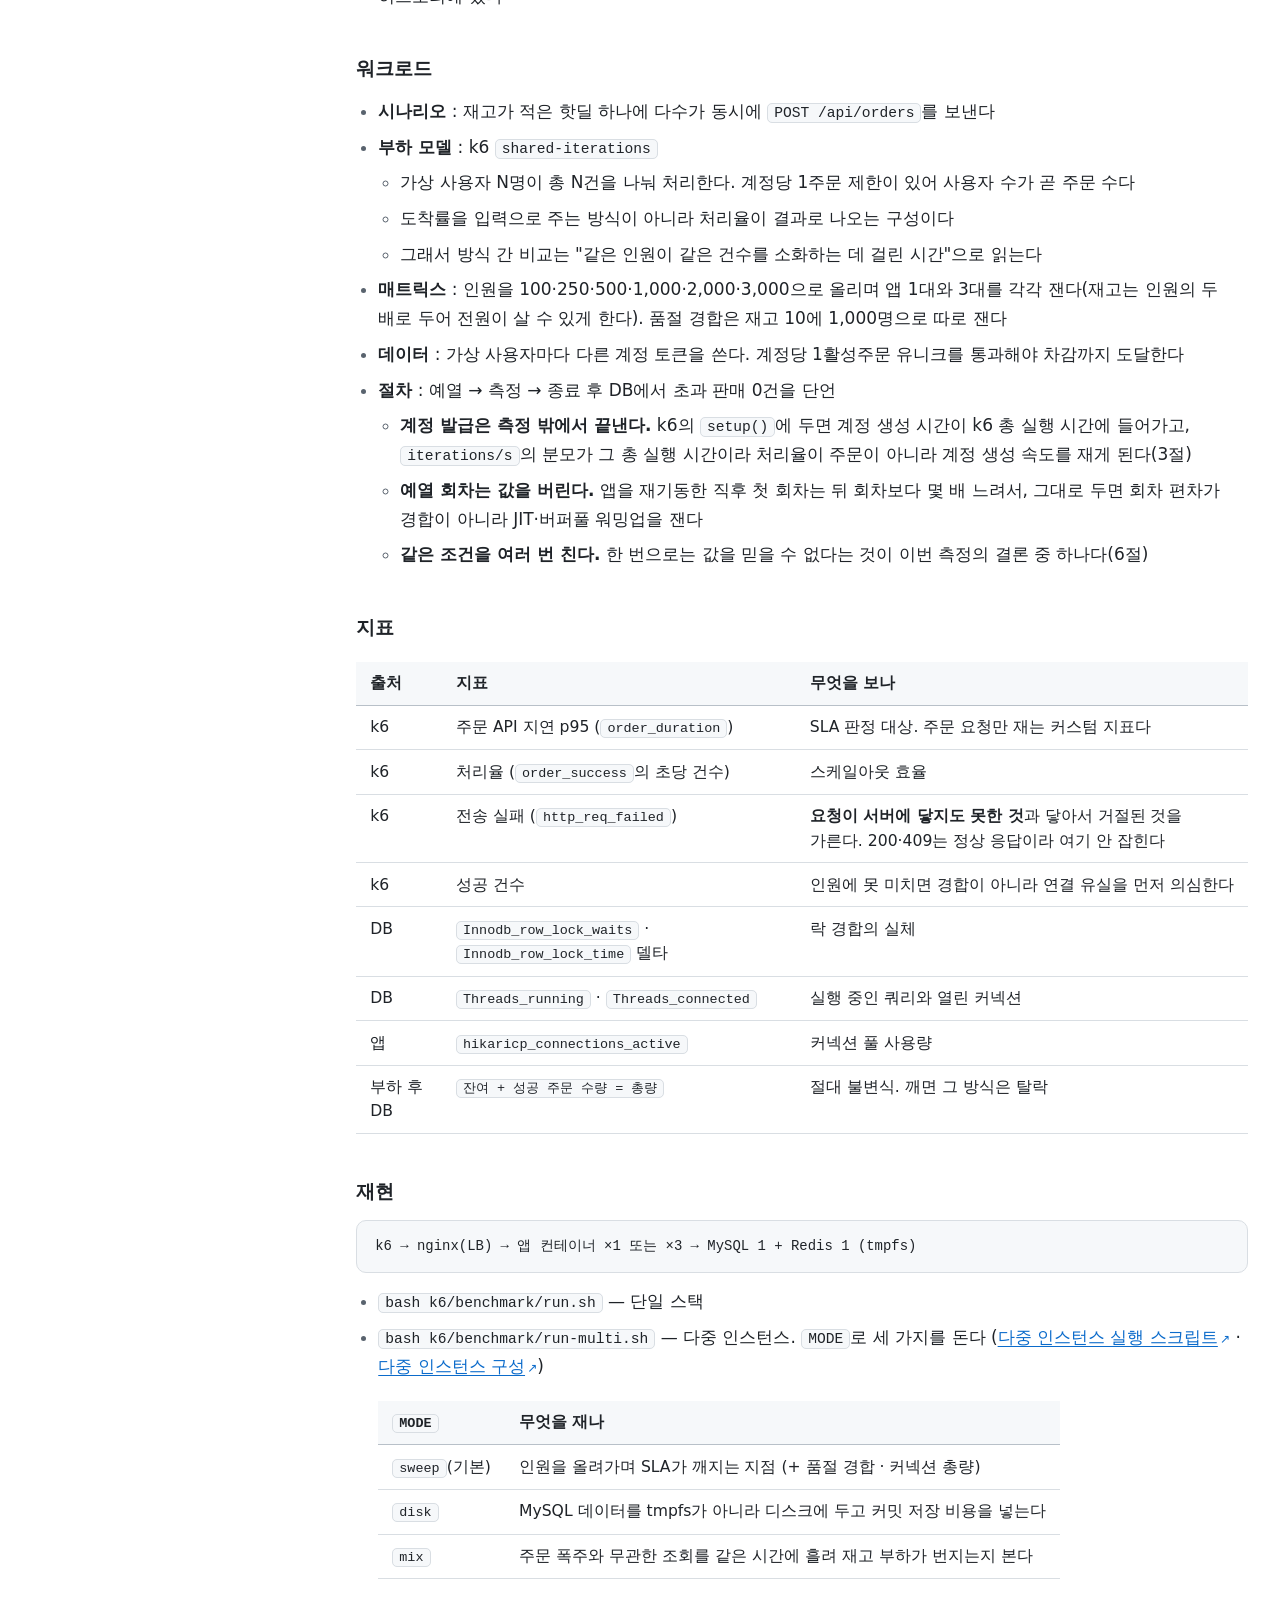
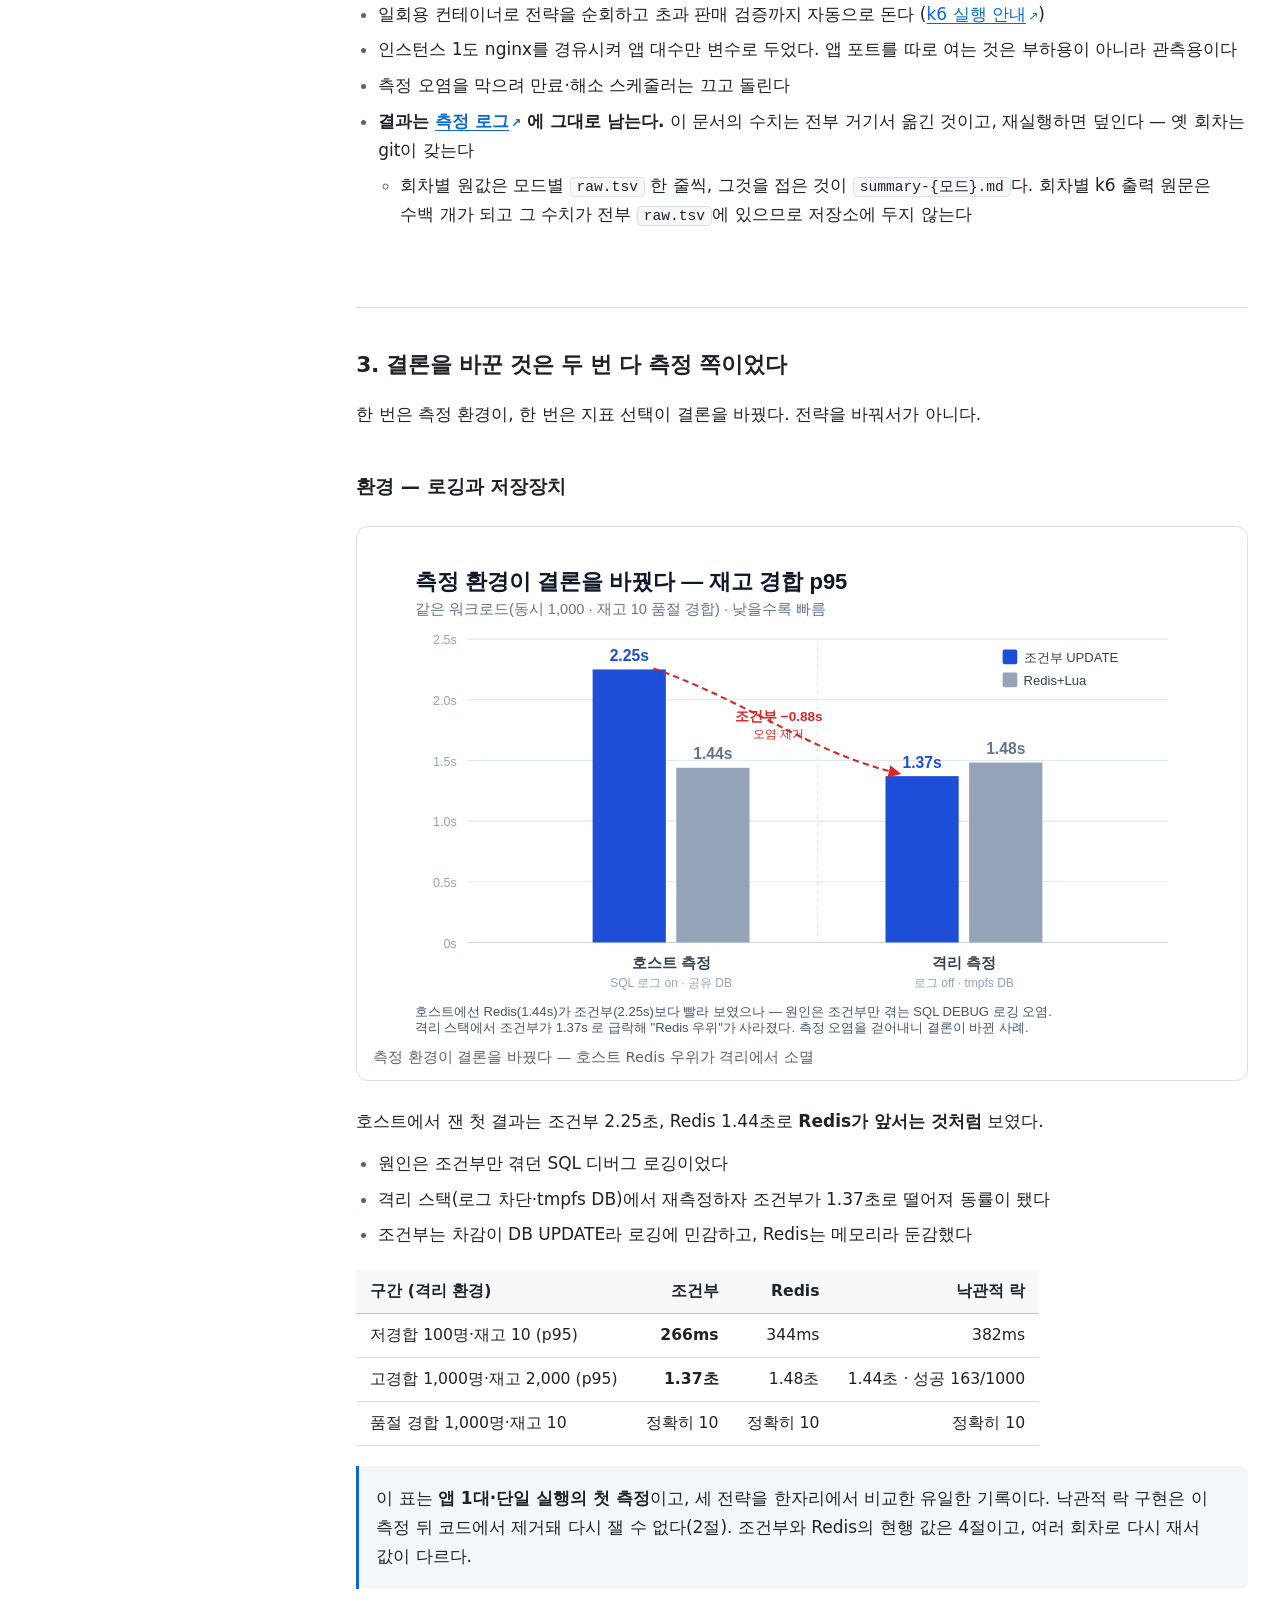
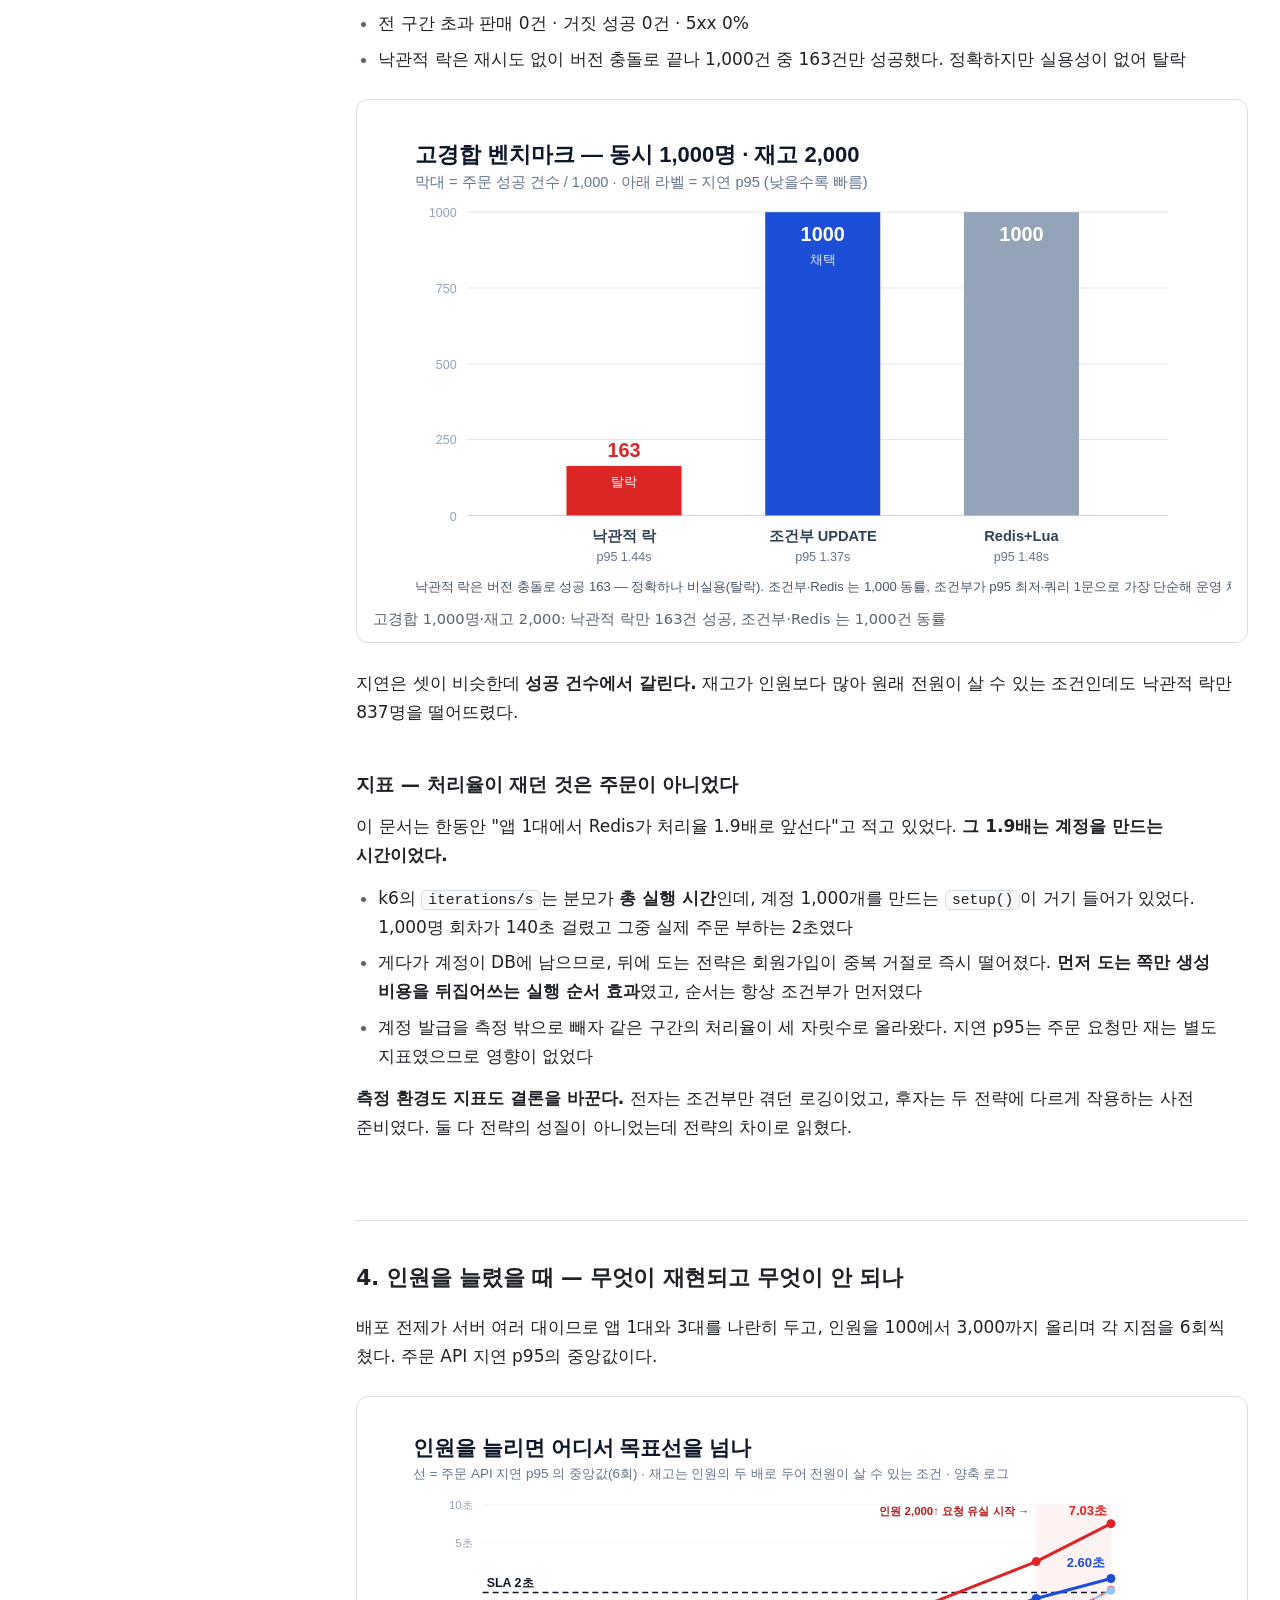
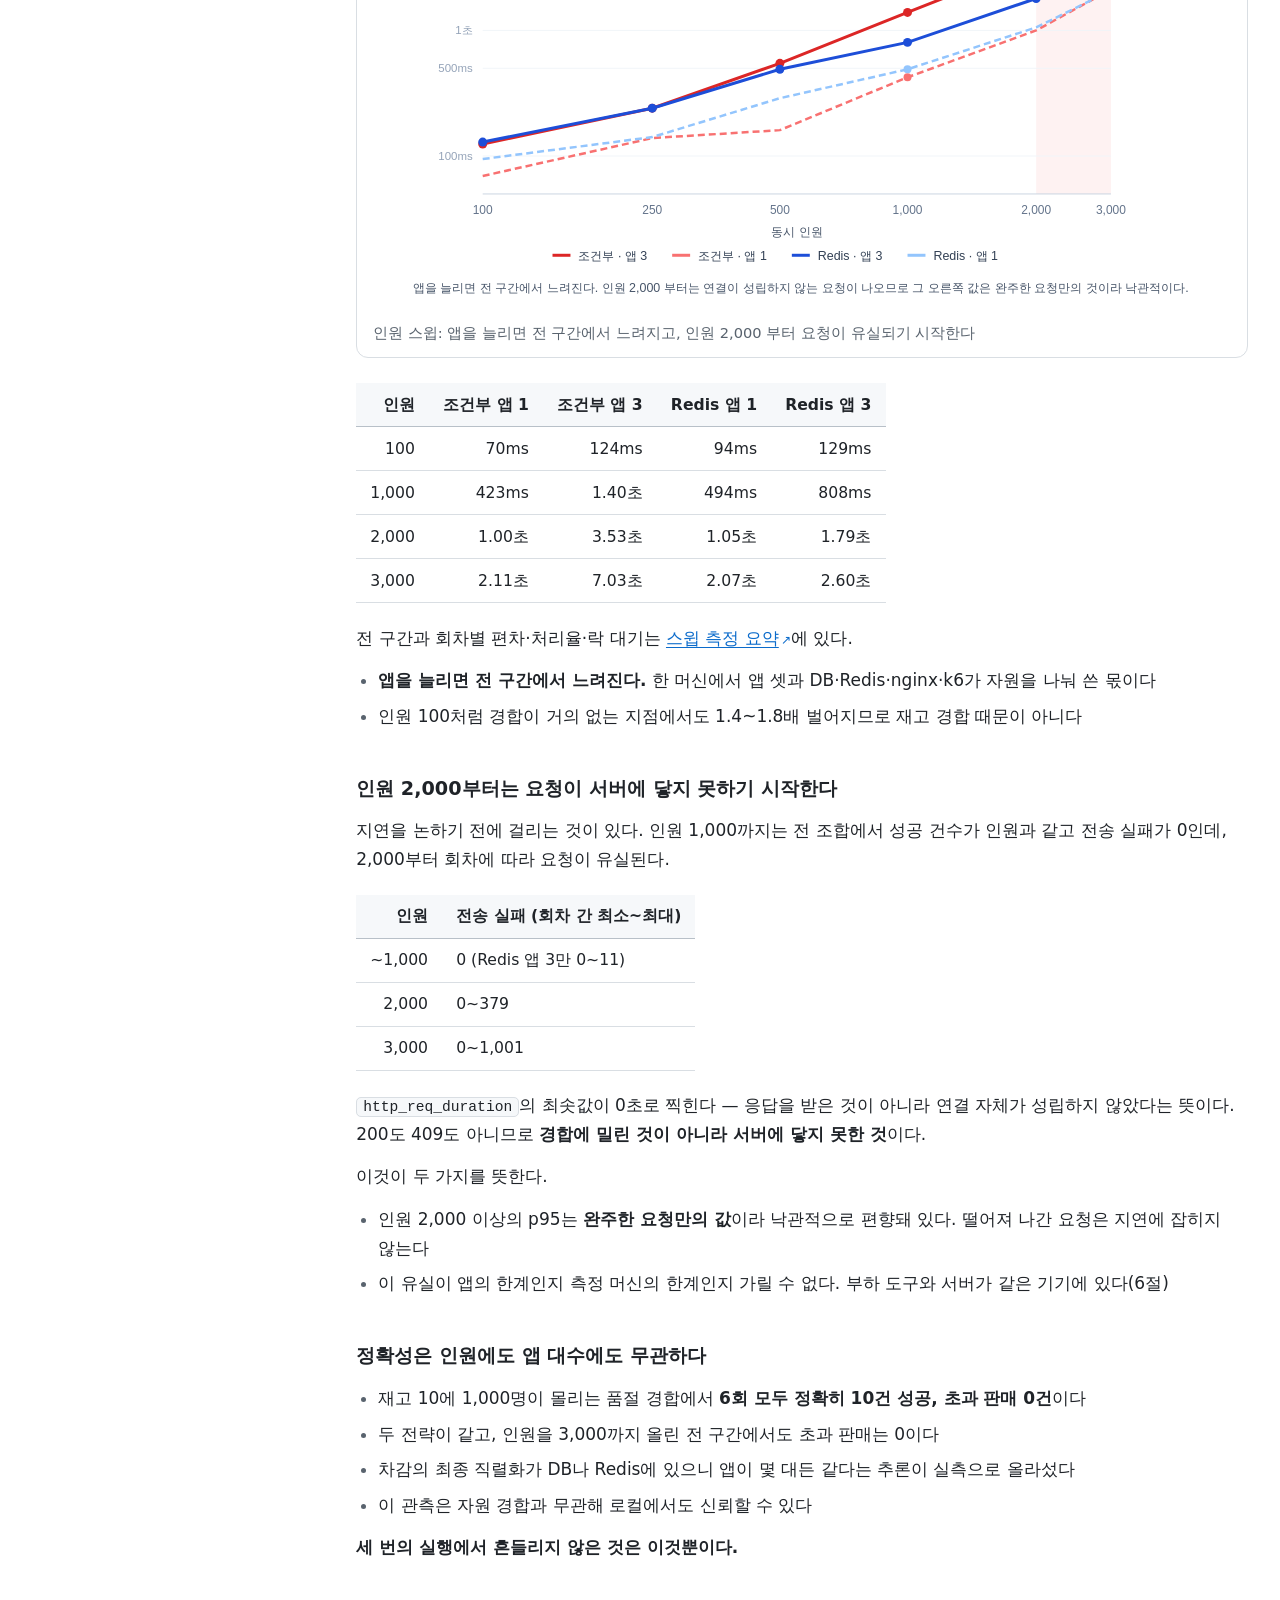
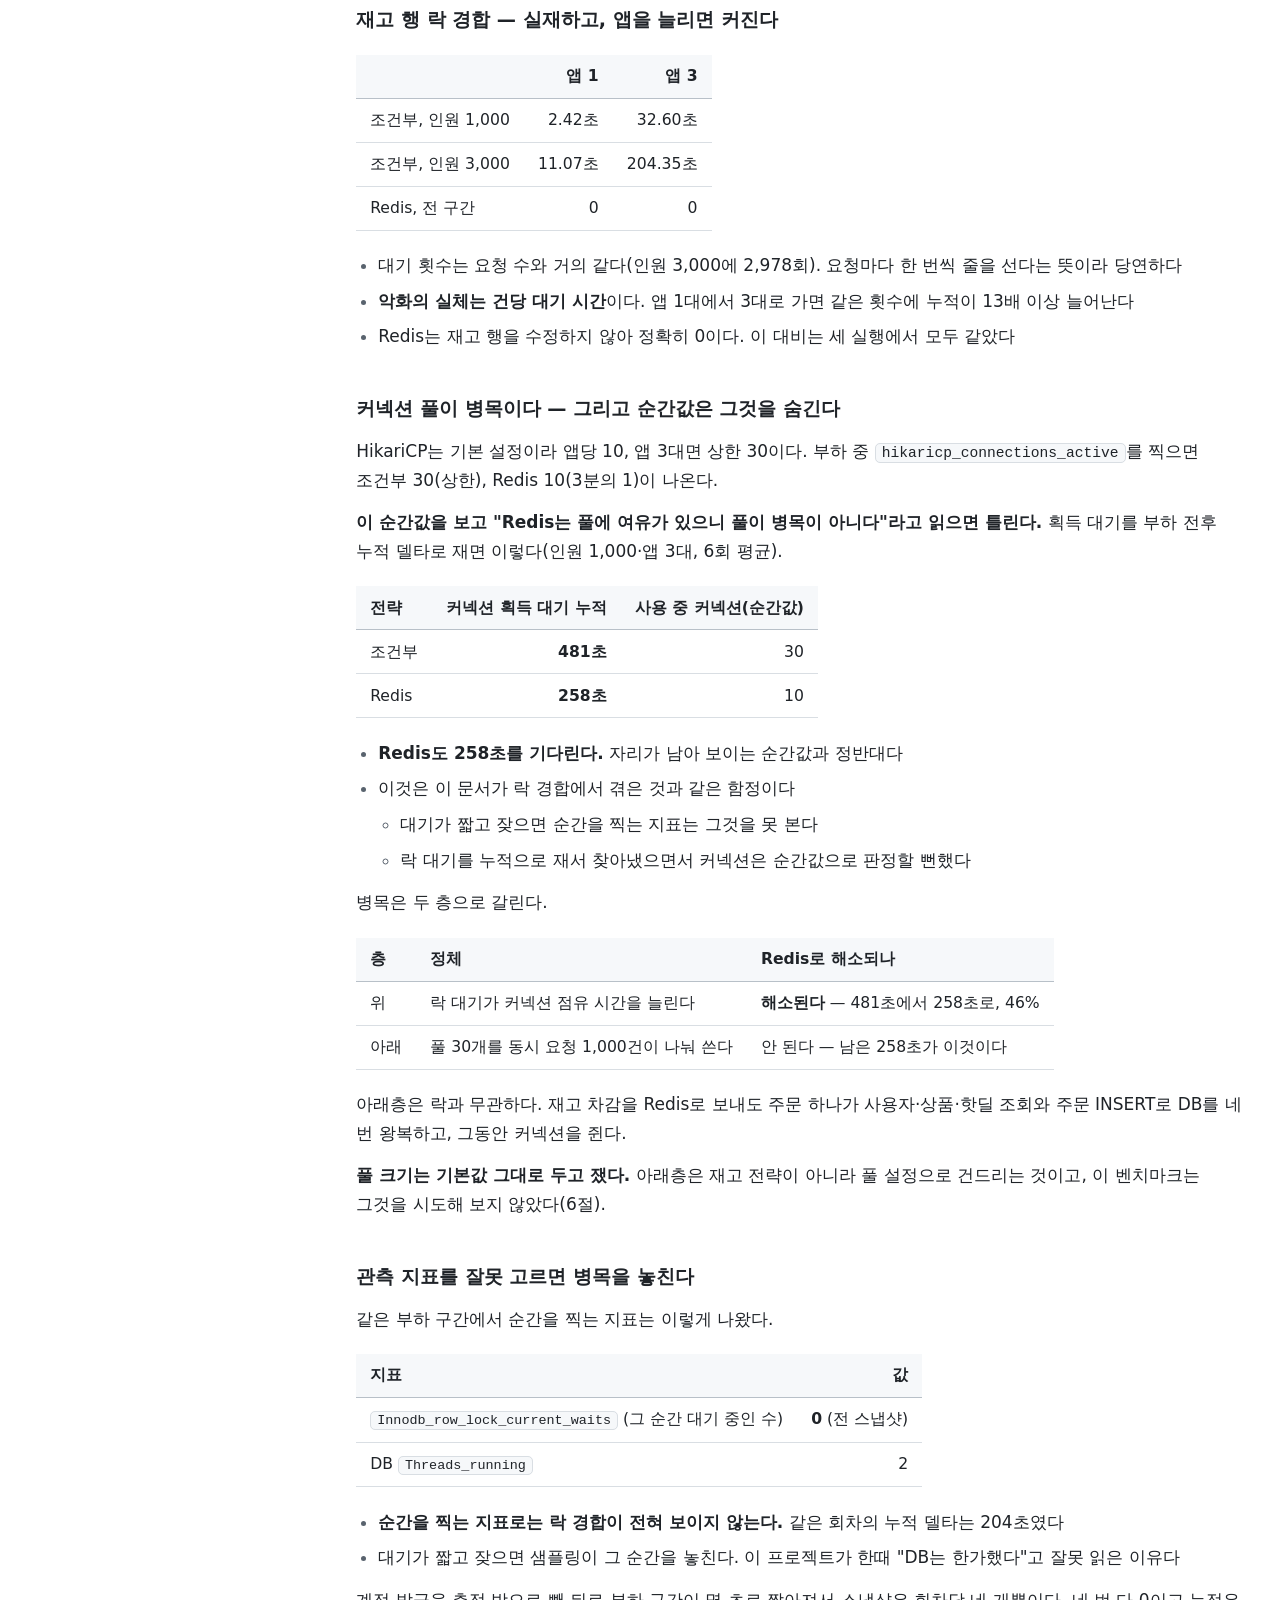
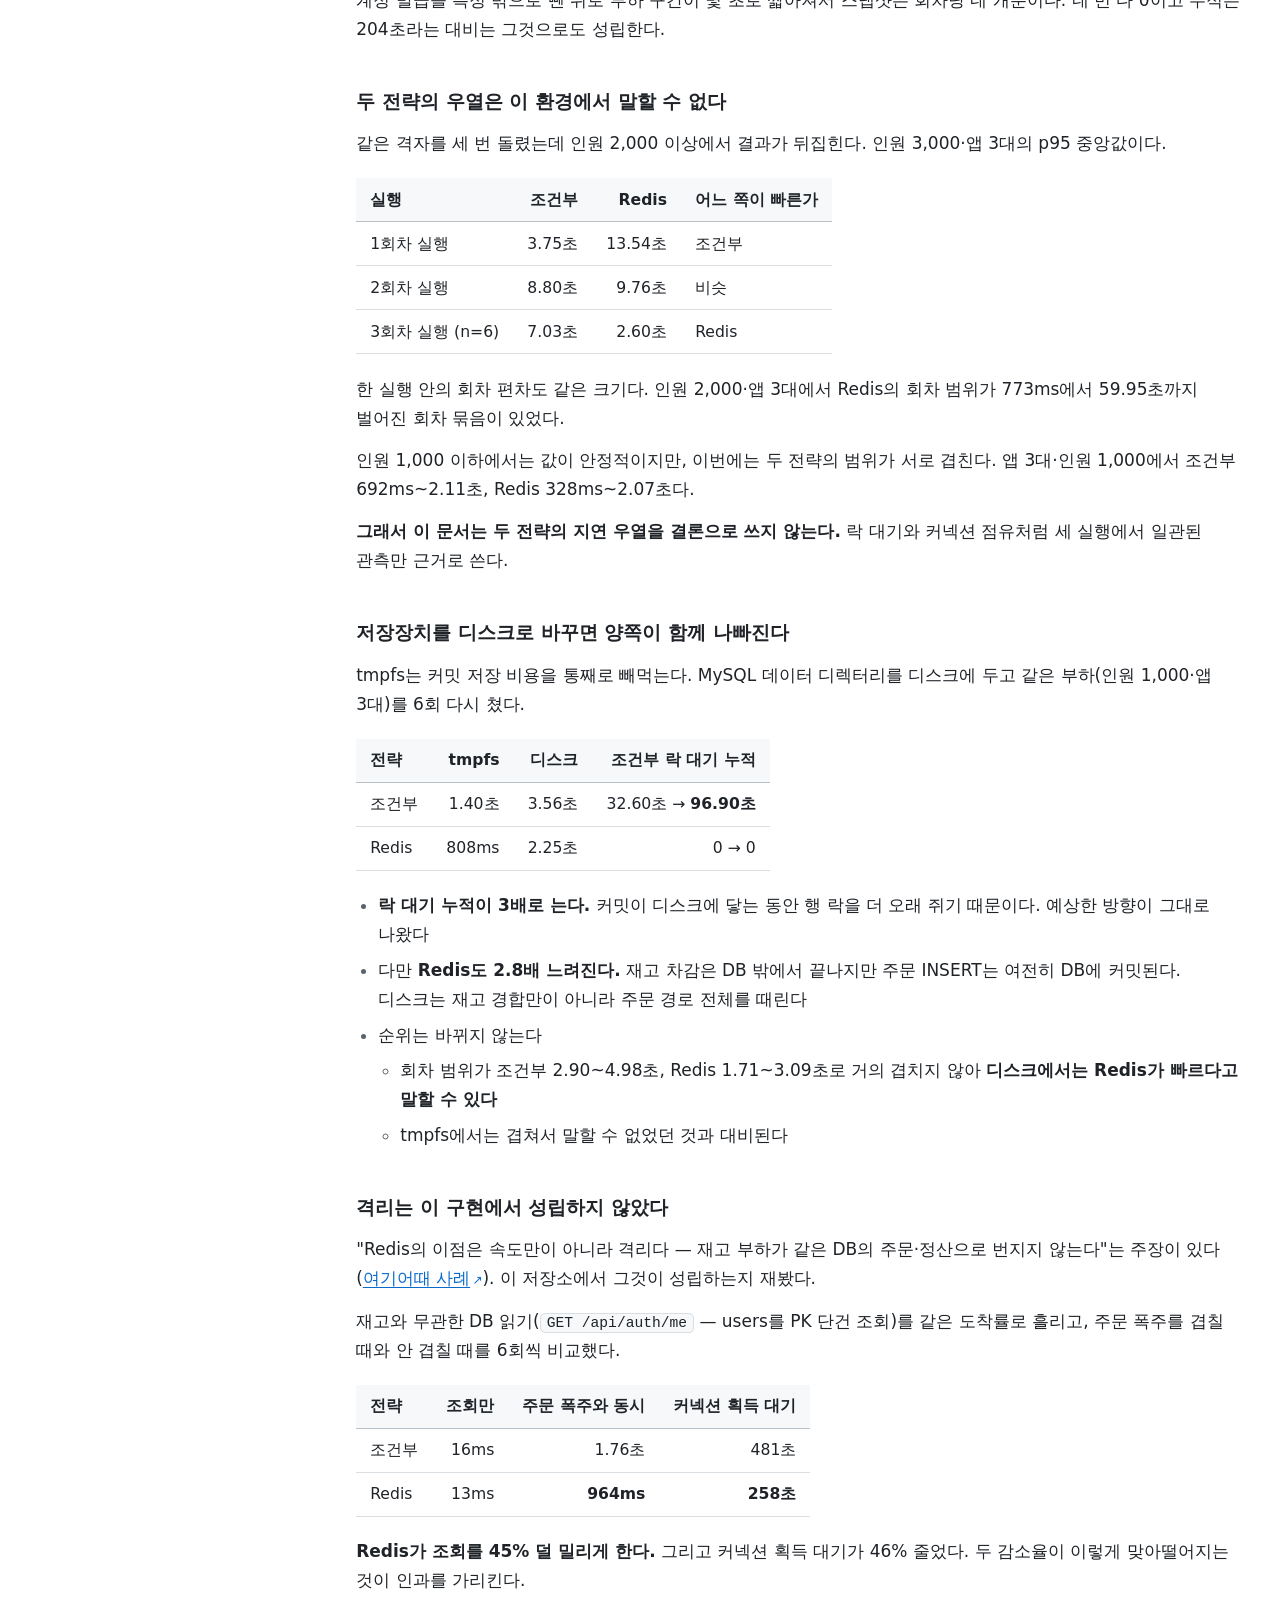
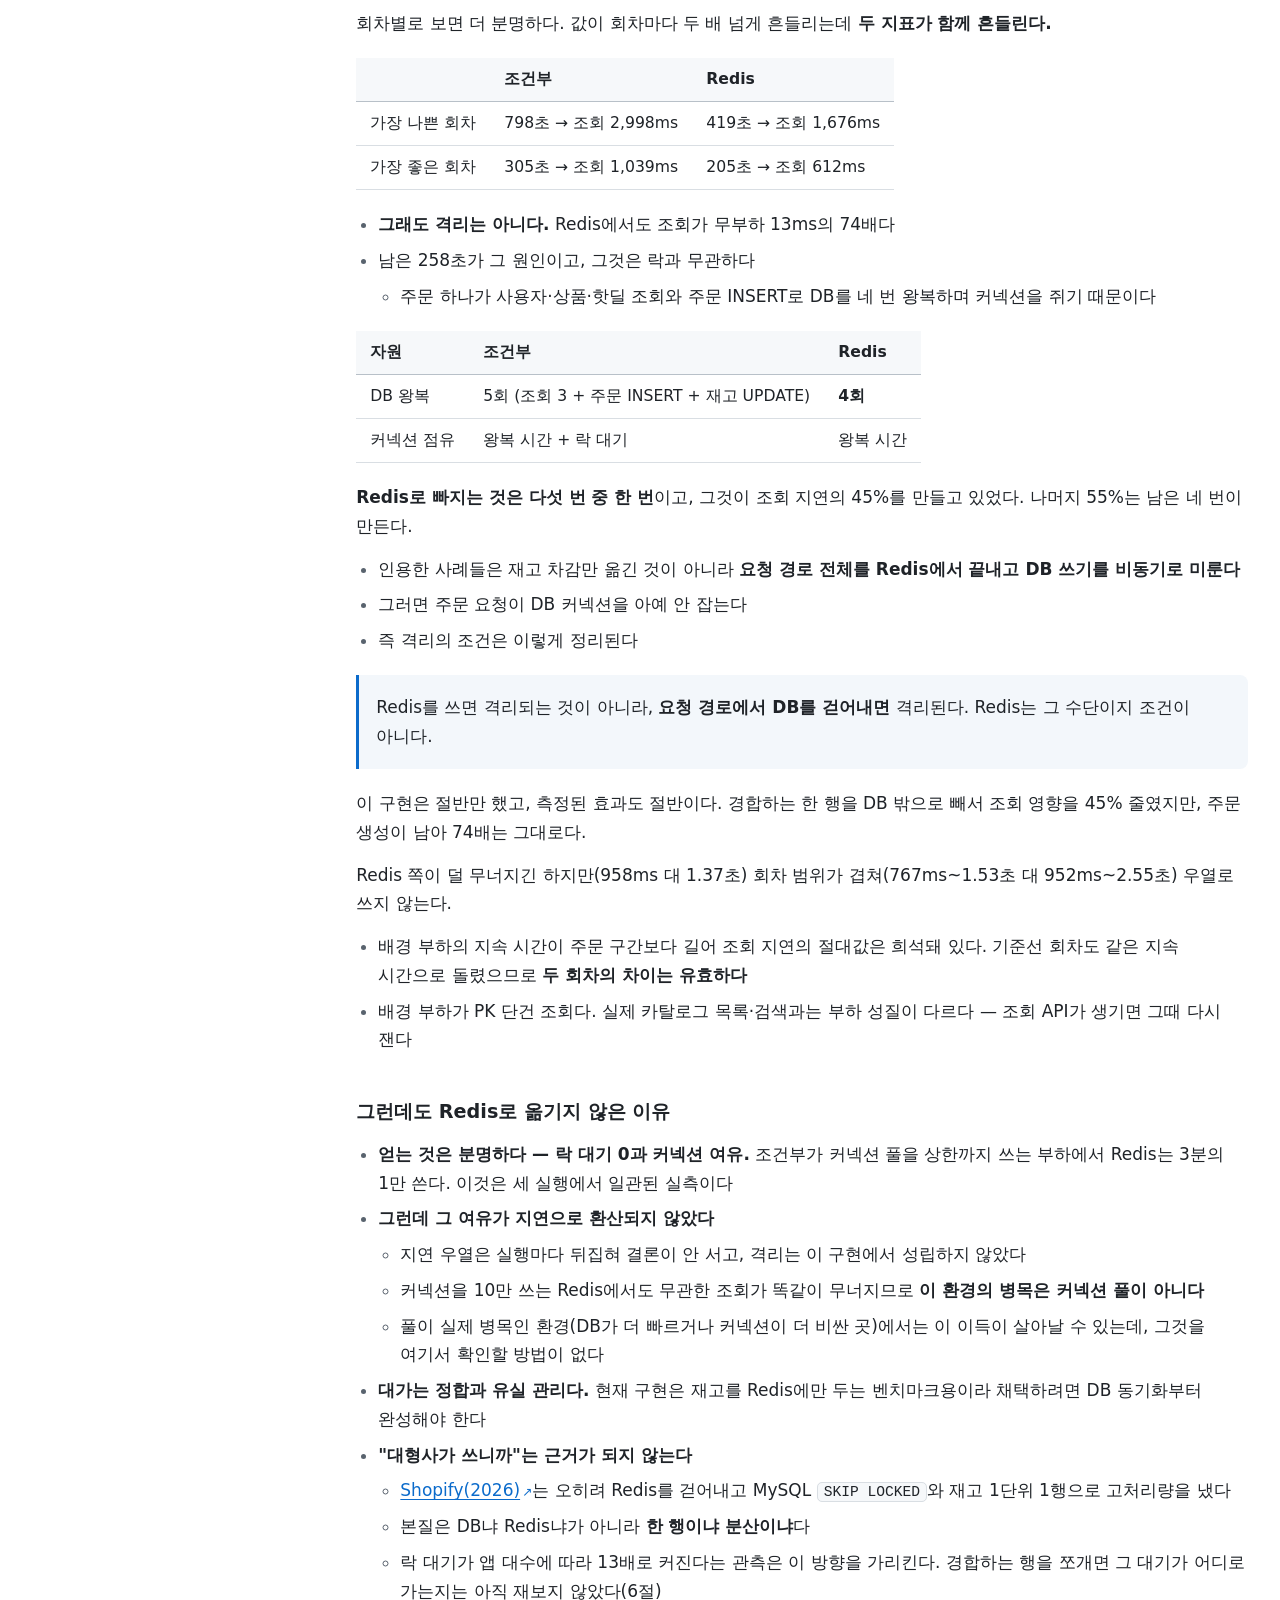
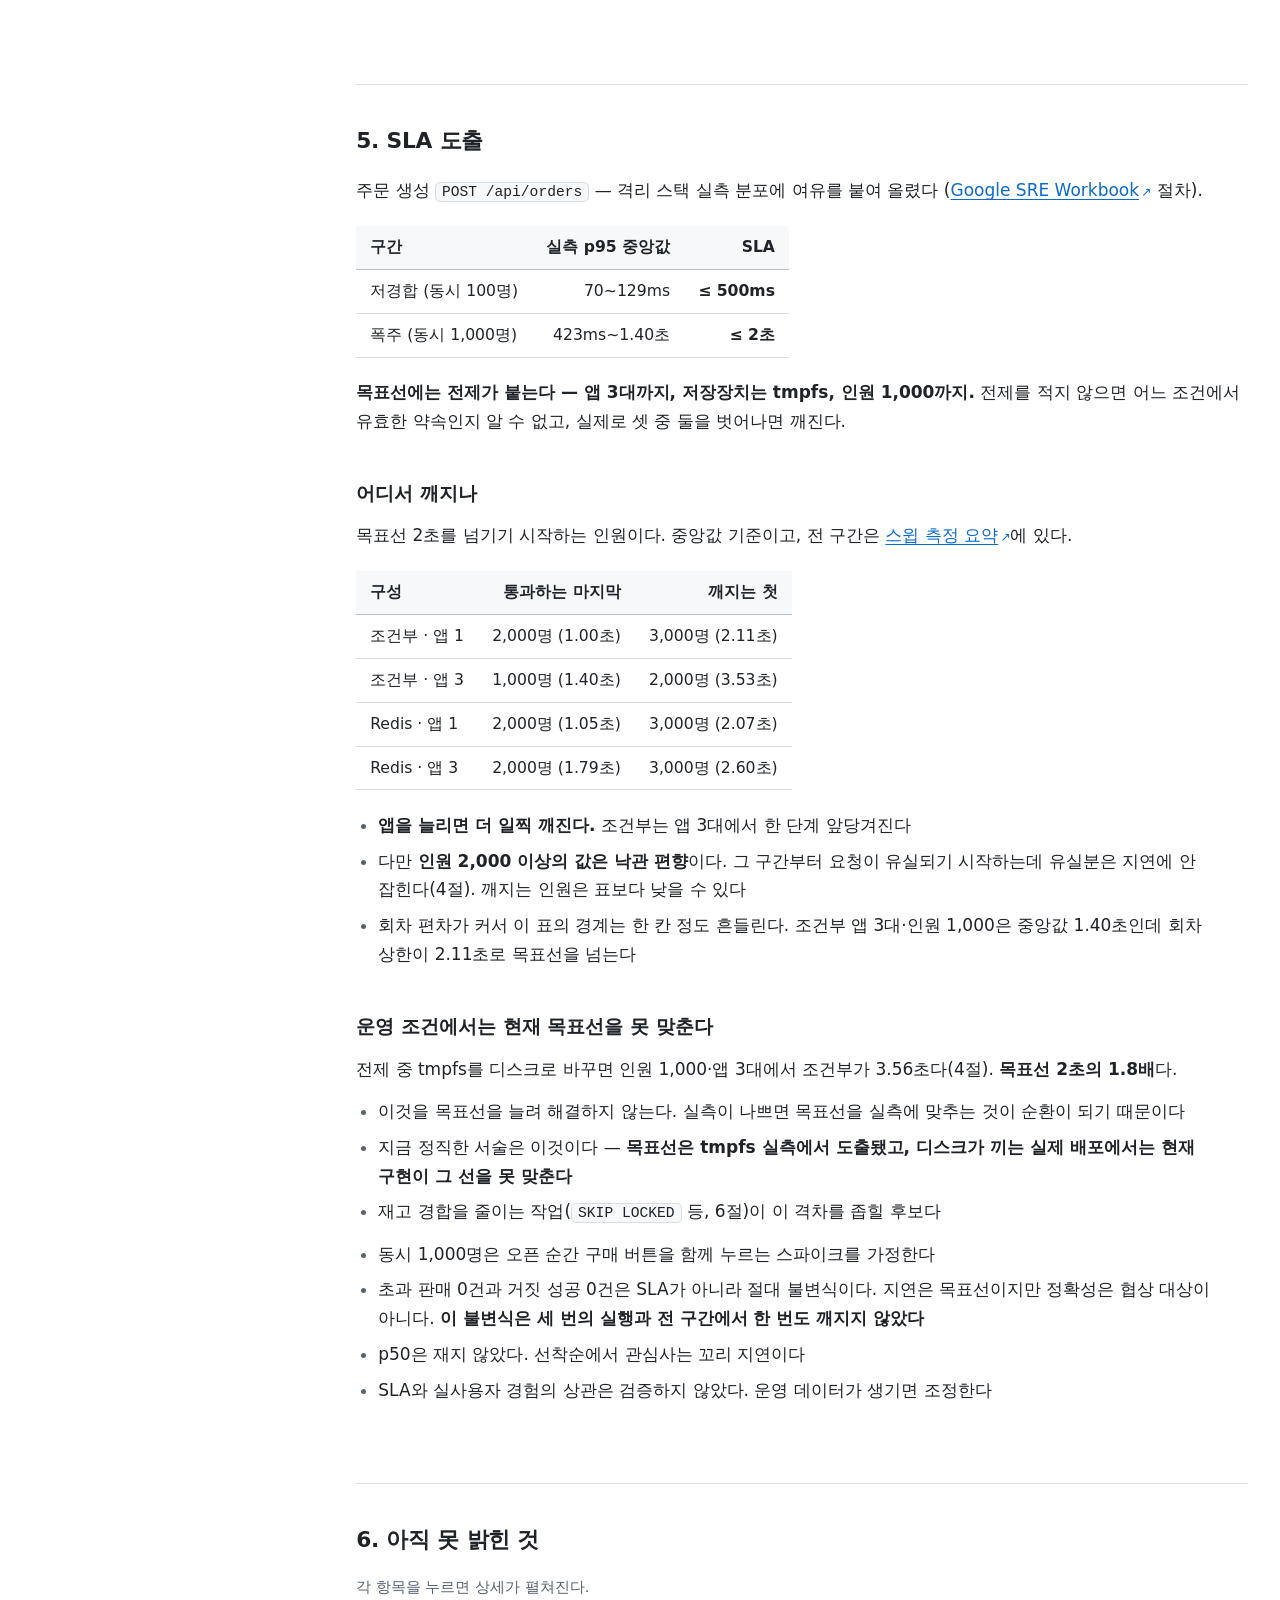
<file: docs/rfc/concurrency-benchmark.html>
<!DOCTYPE html>
<html lang="ko">
<head>
<meta charset="utf-8">
<meta name="viewport" content="width=device-width, initial-scale=1">
<meta name="color-scheme" content="light dark">
<meta name="description" content="선착순 재고 차감 3전략을 같은 조건에서 측정한 설계와 실측 기록 — hotdeal-commerce">
<title>재고 동시성 벤치마크 — 측정과 해석 · hotdeal-commerce</title>
<link rel="icon" href="data:image/svg+xml,%3Csvg xmlns='http://www.w3.org/2000/svg' viewBox='0 0 16 16'%3E%3Crect width='16' height='16' rx='3' fill='%230b6bcb'/%3E%3Cpath d='M4 12V7M8 12V4M12 12V9' stroke='white' stroke-width='2' stroke-linecap='round'/%3E%3C/svg%3E">
<link rel="stylesheet" href="../assets/style.css">
<script src="../assets/doc.js" defer></script>
</head>
<body>

<a class="skip" href="#content">본문으로 건너뛰기</a>

<header class="top">
  <div class="top-in">
    <a class="brand" href="https://github.com/Ting97ok/hotdeal-commerce">hotdeal-commerce</a>
    <nav class="top-nav">
      <a class="doc-link" href="../index.html">문서 목록</a>
      <a class="doc-link" href="../adr/concurrency.html">재고 동시성 ADR</a>
      <a class="gh" href="https://github.com/Ting97ok/hotdeal-commerce">GitHub 저장소</a>
    </nav>
  </div>
</header>

<div class="wrap">

<aside class="side">
  <nav aria-label="목차">
    <p class="toc-title">목차</p>
    <details class="toc" open>
      <summary>목차</summary>
      <ol>
        <li><a href="#sec-1">무엇을 재고 무엇을 재지 않았나</a></li>
        <li><a href="#sec-2">어떻게 재는가</a></li>
        <li><a href="#sec-3">결론을 바꾼 것은 두 번 다 측정 쪽이었다</a></li>
        <li><a href="#sec-4">인원을 늘렸을 때 — 무엇이 재현되고 무엇이 안 되나</a></li>
        <li><a href="#sec-5">SLA 도출</a></li>
        <li><a href="#sec-6">아직 못 밝힌 것</a></li>
        <li><a href="#sec-7">전략 구현 테스트 리스트</a></li>
      </ol>
    </details>
  </nav>
</aside>

<main class="doc" id="content">

<p class="eyebrow">벤치마크 RFC</p>
<h1>재고 동시성 벤치마크 — 측정과 해석</h1>
<p class="lede">선착순 구매가 재고 한 행에 몰릴 때 어느 차감 방식을 쓸지, 세 가지를 같은 조건에서 재고 고른 과정이다.
결정 자체는 <a href="../adr/concurrency.html">재고 동시성 ADR</a>에 있고, 이 문서는 그 근거가 되는 측정 설계와 실측을 보존한다.</p>

<h2 id="sec-1">1. 무엇을 재고 무엇을 재지 않았나</h2>

<p><strong>측정 대상</strong></p>
<ul>
  <li>구매 경로에서 <code>HotDealStock</code> 한 행을 차감하는 경합 (<code>POST /api/orders</code>)</li>
  <li>수천 요청이 같은 잔여 수량을 동시에 줄이는 지점이다</li>
</ul>

<p><strong>측정한 세 가지</strong></p>
<ul>
  <li>낙관적 락(@Version) — 나쁜 기준선</li>
  <li>원자적 조건부 UPDATE — 가장 단순한 DB 방식</li>
  <li>Redis + Lua — 고성능 대안</li>
</ul>

<p><strong>재지 않은 두 가지</strong></p>
<ul>
  <li>비관적 락과 분산 락(Redisson)은 결과가 이론으로 예측돼 측정 이득이 낮다고 보았다</li>
  <li><code>synchronized</code> 같은 JVM 락은 후보가 아니다. 자기 프로세스 안에서만 직렬화하므로 서버 여러 대에서는 초과 판매를 못 막는다</li>
</ul>

<p><strong>부하를 주지 않은 곳</strong></p>
<ul>
  <li>토스 결제 승인 구간은 외부 샌드박스라 호출량 제한과 차단 위험이 있다</li>
  <li>부하는 주문 생성 경로에만 주고, 결제는 테스트 대역으로 대체했다</li>
</ul>

<h3>측정 전에 세운 예상</h3>

<p>벤치마크는 쏘고 보는 것이 아니라 예상을 검증하는 것이다.</p>

<div class="tw">
<table>
  <thead><tr><th>방식</th><th>동작</th><th>한 행에 몰릴 때의 예상</th></tr></thead>
  <tbody>
    <tr><td>낙관적 락(@Version)</td><td>락 없이 진행하고 저장 시점에 버전을 비교</td><td>충돌률이 높아 대부분 실패 → 성공 처리량 최저</td></tr>
    <tr><td>비관적 락(FOR UPDATE)</td><td>행을 잠그고 줄을 세움</td><td>정확하지만 대기 내내 DB 커넥션을 쥔다 → 커넥션 풀이 먼저 마른다</td></tr>
    <tr><td>Redis + Lua</td><td>인메모리·단일 스레드라 원자 차감</td><td>처리량 최고 예상. 단 재고를 Redis에서 관리하게 되어 DB 동기화가 따라온다</td></tr>
    <tr><td>분산 락(Redisson)</td><td>Redis 락을 서버들이 공유해 직렬화</td><td>락을 얻고 푸는 왕복 비용 → Redis 직접 차감보다 느림</td></tr>
    <tr><td>원자적 조건부 UPDATE</td><td><code>WHERE remaining &gt;= :qty</code> 한 문장, 영향 행 수로 판단</td><td>재시도도 긴 커넥션 점유도 없음 → 단순하고 정확할 것</td></tr>
  </tbody>
</table>
</div>

<p>예상이 있는데도 측정한 이유는 셋이다.</p>
<ul>
  <li>차이의 크기는 이론으로 나오지 않는다. 숫자가 있어야 운영안을 고른다</li>
  <li>예상이 빗나갈 가능성이 실재한다. Redis는 단일 스레드라 고부하에서 예상만큼 안 빠를 수 있다</li>
  <li>"무엇을 예상했고, 얼마가 나왔고, 왜 그런가"를 남기는 것 자체가 목적이다</li>
</ul>

<p>실무에도 같은 트레이드오프 탐색이 있다. 올리브영은 선착순 쿠폰 차감을 Lua로 전면 원자화해 정확성을 얻었으나 약 21% 느려졌고, 이중 카운터로 전환해 약 8% 비용에 정합을 지켰다 — <a href="https://oliveyoung.tech/2025-12-15/fcfs-coupon/">올리브영 테크블로그</a>.</p>

<h2 id="sec-2">2. 어떻게 재는가</h2>

<h3>무엇으로 재는가 — k6</h3>

<p>도구를 고른 기준이 일반 부하 테스트와 다르다. 처리량 한계를 찾는 것이 아니라 <strong>세 방식을 같은 조건으로 반복 측정해 비교</strong>하는 것이라, 재현성과 서버 내부 지표가 먼저다.</p>

<ul>
  <li>보려는 지표가 클라이언트가 아니라 <strong>앱 서버</strong>에 있다. 커넥션 풀 포화·락 대기·버전 충돌은 부하 도구가 모른다</li>
  <li>그래서 부하 곡선과 서버 지표를 <strong>같은 시간축에 겹쳐</strong> 봐야 "요청이 이만큼일 때 풀이 마른다"가 드러난다</li>
</ul>

<div class="tw">
<table>
  <thead><tr><th>도구</th><th>부하 제어</th><th>서버 지표 통합</th><th>시나리오 관리</th></tr></thead>
  <tbody>
    <tr><td><strong>k6</strong></td><td>정확한 도착률 모델</td><td>Prometheus·Grafana 한 생태계</td><td>JS 파일</td></tr>
    <tr><td>Gatling</td><td>동급</td><td>자체 리포트라 서버 지표와 분리</td><td>Scala</td></tr>
    <tr><td>JMeter</td><td>스레드 모델이라 덜 정밀</td><td>플러그인 의존</td><td>XML</td></tr>
  </tbody>
</table>
</div>

<ul>
  <li><strong>가운데 열이 갈랐다</strong>
    <ul>
      <li>Gatling 은 부하 제어가 동급이고 JVM 이라 익숙하지만, 리포트가 따로 놀아 두 곡선을 겹칠 수 없다</li>
      <li>JMeter 는 도착률 정밀도와 버전 관리 둘 다에서 밀린다</li>
    </ul>
  </li>
</ul>

<ul>
  <li>측정 스택은 k6(부하) + Micrometer→Prometheus(앱 지표) + Grafana(대시보드)다. k6 결과도 Prometheus 로 내보내 한 대시보드에 겹친다</li>
  <li>JS 를 쓰는 것이 유일한 이질점인데 측정 코드에만 갇혀 비용이 작다</li>
  <li>도구를 바꾸는 비용은 시나리오 재작성뿐이다</li>
</ul>

<h3>전략 교체 구조</h3>

<p>경합 지점이 항상 한 행이므로, 차감 방식만 교체하고 같은 부하를 다시 준다.</p>

<pre><code>public interface HotDealStockService {
  void createForHotDeal(Long hotDealId, int quantity);
  void deduct(Long hotDealId, int quantity);   // 실패 시 DomainException(SOLD_OUT)
  void restore(Long hotDealId, int quantity);  // 만료 복원 — 같은 행 연산이라 전략에 묶었다
}</code></pre>

<div class="tw">
<table>
  <thead><tr><th>전략</th><th>차감 동작</th><th>실패 신호</th><th>재고를 어디서 관리하나</th></tr></thead>
  <tbody>
    <tr><td>낙관적 락(@Version)</td><td>조회 → 엔티티 차감 → 커밋 시 버전 비교</td><td>버전 충돌 또는 잔여 부족</td><td>DB (읽고 씀)</td></tr>
    <tr><td>원자적 조건부 UPDATE</td><td><code>UPDATE … SET remaining = remaining − :qty WHERE hot_deal_id = :id AND remaining &gt;= :qty</code></td><td>영향 행 없음 → <code>SOLD_OUT</code></td><td>DB (읽지 않고 씀)</td></tr>
    <tr><td>Redis + Lua</td><td>Redis 키에 Lua 스크립트로 원자 차감</td><td>스크립트 반환값</td><td>Redis</td></tr>
  </tbody>
</table>
</div>

<ul>
  <li><code>stock.deduct.strategy</code> 설정값과 <code>@ConditionalOnProperty</code>로 구현 하나만 활성화한다</li>
  <li>설정만 바꿔 재기동하고 같은 k6 시나리오를 재실행하므로 방식 차이만 남는다</li>
  <li>낙관적 락 구현과 <code>version</code> 컬럼은 운영 전략 확정 후 제거했다. 측정 결과는 이 문서에 남고, 코드는 git 히스토리에 있다</li>
</ul>

<h3>워크로드</h3>

<ul>
  <li><strong>시나리오</strong> : 재고가 적은 핫딜 하나에 다수가 동시에 <code>POST /api/orders</code>를 보낸다</li>
  <li><strong>부하 모델</strong> : k6 <code>shared-iterations</code>
    <ul>
      <li>가상 사용자 N명이 총 N건을 나눠 처리한다. 계정당 1주문 제한이 있어 사용자 수가 곧 주문 수다</li>
      <li>도착률을 입력으로 주는 방식이 아니라 처리율이 결과로 나오는 구성이다</li>
      <li>그래서 방식 간 비교는 "같은 인원이 같은 건수를 소화하는 데 걸린 시간"으로 읽는다</li>
    </ul>
  </li>
  <li><strong>매트릭스</strong> : 인원을 100·250·500·1,000·2,000·3,000으로 올리며 앱 1대와 3대를 각각 잰다(재고는 인원의 두 배로 두어 전원이 살 수 있게 한다). 품절 경합은 재고 10에 1,000명으로 따로 잰다</li>
  <li><strong>데이터</strong> : 가상 사용자마다 다른 계정 토큰을 쓴다. 계정당 1활성주문 유니크를 통과해야 차감까지 도달한다</li>
  <li><strong>절차</strong> : 예열 → 측정 → 종료 후 DB에서 초과 판매 0건을 단언
    <ul>
      <li><strong>계정 발급은 측정 밖에서 끝낸다.</strong> k6의 <code>setup()</code>에 두면 계정 생성 시간이 k6 총 실행 시간에 들어가고, <code>iterations/s</code>의 분모가 그 총 실행 시간이라 처리율이 주문이 아니라 계정 생성 속도를 재게 된다(3절)</li>
      <li><strong>예열 회차는 값을 버린다.</strong> 앱을 재기동한 직후 첫 회차는 뒤 회차보다 몇 배 느려서, 그대로 두면 회차 편차가 경합이 아니라 JIT·버퍼풀 워밍업을 잰다</li>
      <li><strong>같은 조건을 여러 번 친다.</strong> 한 번으로는 값을 믿을 수 없다는 것이 이번 측정의 결론 중 하나다(6절)</li>
    </ul>
  </li>
</ul>

<h3>지표</h3>

<div class="tw">
<table>
  <thead><tr><th>출처</th><th>지표</th><th>무엇을 보나</th></tr></thead>
  <tbody>
    <tr><td>k6</td><td>주문 API 지연 p95 (<code>order_duration</code>)</td><td>SLA 판정 대상. 주문 요청만 재는 커스텀 지표다</td></tr>
    <tr><td>k6</td><td>처리율 (<code>order_success</code>의 초당 건수)</td><td>스케일아웃 효율</td></tr>
    <tr><td>k6</td><td>전송 실패 (<code>http_req_failed</code>)</td><td><strong>요청이 서버에 닿지도 못한 것</strong>과 닿아서 거절된 것을 가른다. 200·409는 정상 응답이라 여기 안 잡힌다</td></tr>
    <tr><td>k6</td><td>성공 건수</td><td>인원에 못 미치면 경합이 아니라 연결 유실을 먼저 의심한다</td></tr>
    <tr><td>DB</td><td><code>Innodb_row_lock_waits</code> · <code>Innodb_row_lock_time</code> 델타</td><td>락 경합의 실체</td></tr>
    <tr><td>DB</td><td><code>Threads_running</code> · <code>Threads_connected</code></td><td>실행 중인 쿼리와 열린 커넥션</td></tr>
    <tr><td>앱</td><td><code>hikaricp_connections_active</code></td><td>커넥션 풀 사용량</td></tr>
    <tr><td>부하 후 DB</td><td><code>잔여 + 성공 주문 수량 = 총량</code></td><td>절대 불변식. 깨면 그 방식은 탈락</td></tr>
  </tbody>
</table>
</div>

<h3>재현</h3>

<pre><code>k6 → nginx(LB) → 앱 컨테이너 ×1 또는 ×3 → MySQL 1 + Redis 1 (tmpfs)</code></pre>

<ul>
  <li><code>bash k6/benchmark/run.sh</code> — 단일 스택</li>
  <li><code>bash k6/benchmark/run-multi.sh</code> — 다중 인스턴스. <code>MODE</code>로 세 가지를 돈다 (<a href="https://github.com/Ting97ok/hotdeal-commerce/blob/main/k6/benchmark/run-multi.sh">다중 인스턴스 실행 스크립트</a> · <a href="https://github.com/Ting97ok/hotdeal-commerce/blob/main/k6/benchmark/docker-compose.multi.yml">다중 인스턴스 구성</a>)
    <div class="tw">
    <table>
      <thead><tr><th><code>MODE</code></th><th>무엇을 재나</th></tr></thead>
      <tbody>
        <tr><td><code>sweep</code>(기본)</td><td>인원을 올려가며 SLA가 깨지는 지점 (+ 품절 경합 · 커넥션 총량)</td></tr>
        <tr><td><code>disk</code></td><td>MySQL 데이터를 tmpfs가 아니라 디스크에 두고 커밋 저장 비용을 넣는다</td></tr>
        <tr><td><code>mix</code></td><td>주문 폭주와 무관한 조회를 같은 시간에 흘려 재고 부하가 번지는지 본다</td></tr>
      </tbody>
    </table>
    </div>
  </li>
  <li>일회용 컨테이너로 전략을 순회하고 초과 판매 검증까지 자동으로 돈다 (<a href="https://github.com/Ting97ok/hotdeal-commerce/blob/main/k6/README.md">k6 실행 안내</a>)</li>
  <li>인스턴스 1도 nginx를 경유시켜 앱 대수만 변수로 두었다. 앱 포트를 따로 여는 것은 부하용이 아니라 관측용이다</li>
  <li>측정 오염을 막으려 만료·해소 스케줄러는 끄고 돌린다</li>
  <li><strong>결과는 <a href="https://github.com/Ting97ok/hotdeal-commerce/tree/main/k6/benchmark/results">측정 로그</a> 에 그대로 남는다.</strong> 이 문서의 수치는 전부 거기서 옮긴 것이고, 재실행하면 덮인다 — 옛 회차는 git이 갖는다
    <ul>
      <li>회차별 원값은 모드별 <code>raw.tsv</code> 한 줄씩, 그것을 접은 것이 <code>summary-{모드}.md</code>다. 회차별 k6 출력 원문은 수백 개가 되고 그 수치가 전부 <code>raw.tsv</code>에 있으므로 저장소에 두지 않는다</li>
    </ul>
  </li>
</ul>

<h2 id="sec-3">3. 결론을 바꾼 것은 두 번 다 측정 쪽이었다</h2>

<p>한 번은 측정 환경이, 한 번은 지표 선택이 결론을 바꿨다. 전략을 바꿔서가 아니다.</p>

<h3>환경 — 로깅과 저장장치</h3>

<figure>
  <svg viewBox="0 0 820 470" xmlns="http://www.w3.org/2000/svg" font-family="-apple-system, BlinkMacSystemFont, 'Segoe UI', Roboto, sans-serif">
  <defs>
    <marker id="arrowhead" markerWidth="9" markerHeight="9" refX="6" refY="3" orient="auto">
      <path d="M0,0 L6,3 L0,6 Z" fill="#dc2626"/>
    </marker>
  </defs>
  <rect width="820" height="470" fill="#ffffff"/>
  <text x="40" y="42" font-size="21" font-weight="700" fill="#0f172a">측정 환경이 결론을 바꿨다 — 재고 경합 p95</text>
  <text x="40" y="66" font-size="14" fill="#64748b">같은 워크로드(동시 1,000 · 재고 10 품절 경합) · 낮을수록 빠름</text>

  <line x1="90" y1="380" x2="760" y2="380" stroke="#cbd5e1" stroke-width="1"/>
  <text x="80" y="385" font-size="12" fill="#94a3b8" text-anchor="end">0s</text>
  <line x1="90" y1="322" x2="760" y2="322" stroke="#e2e8f0" stroke-width="1"/>
  <text x="80" y="327" font-size="12" fill="#94a3b8" text-anchor="end">0.5s</text>
  <line x1="90" y1="264" x2="760" y2="264" stroke="#e2e8f0" stroke-width="1"/>
  <text x="80" y="269" font-size="12" fill="#94a3b8" text-anchor="end">1.0s</text>
  <line x1="90" y1="206" x2="760" y2="206" stroke="#e2e8f0" stroke-width="1"/>
  <text x="80" y="211" font-size="12" fill="#94a3b8" text-anchor="end">1.5s</text>
  <line x1="90" y1="148" x2="760" y2="148" stroke="#e2e8f0" stroke-width="1"/>
  <text x="80" y="153" font-size="12" fill="#94a3b8" text-anchor="end">2.0s</text>
  <line x1="90" y1="90" x2="760" y2="90" stroke="#e2e8f0" stroke-width="1"/>
  <text x="80" y="95" font-size="12" fill="#94a3b8" text-anchor="end">2.5s</text>

  <line x1="425" y1="90" x2="425" y2="380" stroke="#e2e8f0" stroke-width="1" stroke-dasharray="4 4"/>

  <rect x="210" y="119" width="70" height="261" fill="#1d4ed8"/>
  <text x="245" y="111" font-size="15" font-weight="700" fill="#1d4ed8" text-anchor="middle">2.25s</text>
  <rect x="290" y="213" width="70" height="167" fill="#94a3b8"/>
  <text x="325" y="205" font-size="15" font-weight="700" fill="#64748b" text-anchor="middle">1.44s</text>

  <rect x="490" y="221" width="70" height="159" fill="#1d4ed8"/>
  <text x="525" y="213" font-size="15" font-weight="700" fill="#1d4ed8" text-anchor="middle">1.37s</text>
  <rect x="570" y="208" width="70" height="172" fill="#94a3b8"/>
  <text x="605" y="200" font-size="15" font-weight="700" fill="#64748b" text-anchor="middle">1.48s</text>

  <path d="M 268 118 C 360 150, 420 200, 505 219" fill="none" stroke="#dc2626" stroke-width="2" stroke-dasharray="6 4" marker-end="url(#arrowhead)"/>
  <text x="388" y="168" font-size="13" font-weight="700" fill="#dc2626" text-anchor="middle">조건부 −0.88s</text>
  <text x="388" y="185" font-size="11.5" fill="#dc2626" text-anchor="middle">오염 제거</text>

  <text x="285" y="404" font-size="14" font-weight="600" fill="#334155" text-anchor="middle">호스트 측정</text>
  <text x="285" y="423" font-size="11.5" fill="#94a3b8" text-anchor="middle">SQL 로그 on · 공유 DB</text>
  <text x="565" y="404" font-size="14" font-weight="600" fill="#334155" text-anchor="middle">격리 측정</text>
  <text x="565" y="423" font-size="11.5" fill="#94a3b8" text-anchor="middle">로그 off · tmpfs DB</text>

  <rect x="602" y="100" width="14" height="14" rx="2" fill="#1d4ed8"/>
  <text x="622" y="112" font-size="12.5" fill="#334155">조건부 UPDATE</text>
  <rect x="602" y="122" width="14" height="14" rx="2" fill="#94a3b8"/>
  <text x="622" y="134" font-size="12.5" fill="#334155">Redis+Lua</text>

  <text x="40" y="450" font-size="12.5" fill="#475569">호스트에선 Redis(1.44s)가 조건부(2.25s)보다 빨라 보였으나 — 원인은 조건부만 겪는 SQL DEBUG 로깅 오염.</text>
  <text x="40" y="466" font-size="12.5" fill="#475569">격리 스택에서 조건부가 1.37s 로 급락해 "Redis 우위"가 사라졌다. 측정 오염을 걷어내니 결론이 바뀐 사례.</text>
  </svg>
  <figcaption>측정 환경이 결론을 바꿨다 — 호스트 Redis 우위가 격리에서 소멸</figcaption>
</figure>

<p>호스트에서 잰 첫 결과는 조건부 2.25초, Redis 1.44초로 <strong>Redis가 앞서는 것처럼</strong> 보였다.</p>

<ul>
  <li>원인은 조건부만 겪던 SQL 디버그 로깅이었다</li>
  <li>격리 스택(로그 차단·tmpfs DB)에서 재측정하자 조건부가 1.37초로 떨어져 동률이 됐다</li>
  <li>조건부는 차감이 DB UPDATE라 로깅에 민감하고, Redis는 메모리라 둔감했다</li>
</ul>

<div class="tw">
<table>
  <thead><tr><th>구간 (격리 환경)</th><th class="n">조건부</th><th class="n">Redis</th><th class="n">낙관적 락</th></tr></thead>
  <tbody>
    <tr><td>저경합 100명·재고 10 (p95)</td><td class="n"><strong>266ms</strong></td><td class="n">344ms</td><td class="n">382ms</td></tr>
    <tr><td>고경합 1,000명·재고 2,000 (p95)</td><td class="n"><strong>1.37초</strong></td><td class="n">1.48초</td><td class="n">1.44초 · 성공 163/1000</td></tr>
    <tr><td>품절 경합 1,000명·재고 10</td><td class="n">정확히 10</td><td class="n">정확히 10</td><td class="n">정확히 10</td></tr>
  </tbody>
</table>
</div>

<blockquote>
<p>이 표는 <strong>앱 1대·단일 실행의 첫 측정</strong>이고, 세 전략을 한자리에서 비교한 유일한 기록이다. 낙관적 락 구현은 이 측정 뒤 코드에서 제거돼 다시 잴 수 없다(2절). 조건부와 Redis의 현행 값은 4절이고, 여러 회차로 다시 재서 값이 다르다.</p>
</blockquote>

<ul>
  <li>전 구간 초과 판매 0건 · 거짓 성공 0건 · 5xx 0%</li>
  <li>낙관적 락은 재시도 없이 버전 충돌로 끝나 1,000건 중 163건만 성공했다. 정확하지만 실용성이 없어 탈락</li>
</ul>

<figure>
  <svg viewBox="0 0 820 460" xmlns="http://www.w3.org/2000/svg" font-family="-apple-system, BlinkMacSystemFont, 'Segoe UI', Roboto, sans-serif">
  <rect width="820" height="460" fill="#ffffff"/>
  <text x="40" y="42" font-size="21" font-weight="700" fill="#0f172a">고경합 벤치마크 — 동시 1,000명 · 재고 2,000</text>
  <text x="40" y="66" font-size="14" fill="#64748b">막대 = 주문 성공 건수 / 1,000 · 아래 라벨 = 지연 p95 (낮을수록 빠름)</text>

  <line x1="90" y1="380" x2="760" y2="380" stroke="#cbd5e1" stroke-width="1"/>
  <text x="80" y="385" font-size="12" fill="#94a3b8" text-anchor="end">0</text>
  <line x1="90" y1="307.5" x2="760" y2="307.5" stroke="#e2e8f0" stroke-width="1"/>
  <text x="80" y="312" font-size="12" fill="#94a3b8" text-anchor="end">250</text>
  <line x1="90" y1="235" x2="760" y2="235" stroke="#e2e8f0" stroke-width="1"/>
  <text x="80" y="240" font-size="12" fill="#94a3b8" text-anchor="end">500</text>
  <line x1="90" y1="162.5" x2="760" y2="162.5" stroke="#e2e8f0" stroke-width="1"/>
  <text x="80" y="167" font-size="12" fill="#94a3b8" text-anchor="end">750</text>
  <line x1="90" y1="90" x2="760" y2="90" stroke="#e2e8f0" stroke-width="1"/>
  <text x="80" y="95" font-size="12" fill="#94a3b8" text-anchor="end">1000</text>

  <rect x="185" y="332.7" width="110" height="47.3" fill="#dc2626"/>
  <text x="240" y="324" font-size="19" font-weight="700" fill="#dc2626" text-anchor="middle">163</text>
  <text x="240" y="352" font-size="12" fill="#ffffff" text-anchor="middle">탈락</text>

  <rect x="375" y="90" width="110" height="290" fill="#1d4ed8"/>
  <text x="430" y="118" font-size="19" font-weight="700" fill="#ffffff" text-anchor="middle">1000</text>
  <text x="430" y="140" font-size="12" fill="#dbeafe" text-anchor="middle">채택</text>

  <rect x="565" y="90" width="110" height="290" fill="#94a3b8"/>
  <text x="620" y="118" font-size="19" font-weight="700" fill="#ffffff" text-anchor="middle">1000</text>

  <text x="240" y="404" font-size="14" font-weight="600" fill="#334155" text-anchor="middle">낙관적 락</text>
  <text x="240" y="424" font-size="12" fill="#64748b" text-anchor="middle">p95 1.44s</text>
  <text x="430" y="404" font-size="14" font-weight="600" fill="#334155" text-anchor="middle">조건부 UPDATE</text>
  <text x="430" y="424" font-size="12" fill="#64748b" text-anchor="middle">p95 1.37s</text>
  <text x="620" y="404" font-size="14" font-weight="600" fill="#334155" text-anchor="middle">Redis+Lua</text>
  <text x="620" y="424" font-size="12" fill="#64748b" text-anchor="middle">p95 1.48s</text>

  <text x="40" y="452" font-size="12.5" fill="#475569">낙관적 락은 버전 충돌로 성공 163 — 정확하나 비실용(탈락). 조건부·Redis 는 1,000 동률, 조건부가 p95 최저·쿼리 1문으로 가장 단순해 운영 채택.</text>
  </svg>
  <figcaption>고경합 1,000명·재고 2,000: 낙관적 락만 163건 성공, 조건부·Redis 는 1,000건 동률</figcaption>
</figure>

<p>지연은 셋이 비슷한데 <strong>성공 건수에서 갈린다.</strong> 재고가 인원보다 많아 원래 전원이 살 수 있는 조건인데도 낙관적 락만 837명을 떨어뜨렸다.</p>

<h3>지표 — 처리율이 재던 것은 주문이 아니었다</h3>

<p>이 문서는 한동안 "앱 1대에서 Redis가 처리율 1.9배로 앞선다"고 적고 있었다. <strong>그 1.9배는 계정을 만드는 시간이었다.</strong></p>

<ul>
  <li>k6의 <code>iterations/s</code>는 분모가 <strong>총 실행 시간</strong>인데, 계정 1,000개를 만드는 <code>setup()</code>이 거기 들어가 있었다. 1,000명 회차가 140초 걸렸고 그중 실제 주문 부하는 2초였다</li>
  <li>게다가 계정이 DB에 남으므로, 뒤에 도는 전략은 회원가입이 중복 거절로 즉시 떨어졌다. <strong>먼저 도는 쪽만 생성 비용을 뒤집어쓰는 실행 순서 효과</strong>였고, 순서는 항상 조건부가 먼저였다</li>
  <li>계정 발급을 측정 밖으로 빼자 같은 구간의 처리율이 세 자릿수로 올라왔다. 지연 p95는 주문 요청만 재는 별도 지표였으므로 영향이 없었다</li>
</ul>

<p><strong>측정 환경도 지표도 결론을 바꾼다.</strong> 전자는 조건부만 겪던 로깅이었고, 후자는 두 전략에 다르게 작용하는 사전 준비였다. 둘 다 전략의 성질이 아니었는데 전략의 차이로 읽혔다.</p>

<h2 id="sec-4">4. 인원을 늘렸을 때 — 무엇이 재현되고 무엇이 안 되나</h2>

<p>배포 전제가 서버 여러 대이므로 앱 1대와 3대를 나란히 두고, 인원을 100에서 3,000까지 올리며 각 지점을 6회씩 쳤다. 주문 API 지연 p95의 중앙값이다.</p>

<figure>
  <svg viewBox="0 0 860 500" xmlns="http://www.w3.org/2000/svg" font-family="-apple-system, BlinkMacSystemFont, 'Segoe UI', Roboto, sans-serif">
  <rect width="860" height="500" fill="#ffffff"/>
  <text x="40" y="40" font-size="21" font-weight="700" fill="#0f172a">인원을 늘리면 어디서 목표선을 넘나</text>
  <text x="40" y="63" font-size="13.5" fill="#64748b">선 = 주문 API 지연 p95 의 중앙값(6회) · 재고는 인원의 두 배로 두어 전원이 살 수 있는 조건 · 양축 로그</text>

  <rect x="665" y="90" width="75" height="290" fill="#fef2f2"/>
  <text x="658" y="100" font-size="11.5" font-weight="700" fill="#b91c1c" text-anchor="end">인원 2,000↑ 요청 유실 시작 →</text>

  <line x1="110" y1="342" x2="740" y2="342" stroke="#f1f5f9" stroke-width="1"/>
  <text x="100" y="346" font-size="11.5" fill="#94a3b8" text-anchor="end">100ms</text>
  <line x1="110" y1="254" x2="740" y2="254" stroke="#f1f5f9" stroke-width="1"/>
  <text x="100" y="258" font-size="11.5" fill="#94a3b8" text-anchor="end">500ms</text>
  <line x1="110" y1="216" x2="740" y2="216" stroke="#f1f5f9" stroke-width="1"/>
  <text x="100" y="220" font-size="11.5" fill="#94a3b8" text-anchor="end">1초</text>
  <line x1="110" y1="128" x2="740" y2="128" stroke="#f1f5f9" stroke-width="1"/>
  <text x="100" y="132" font-size="11.5" fill="#94a3b8" text-anchor="end">5초</text>
  <line x1="110" y1="90" x2="740" y2="90" stroke="#f1f5f9" stroke-width="1"/>
  <text x="100" y="94" font-size="11.5" fill="#94a3b8" text-anchor="end">10초</text>

  <line x1="110" y1="178" x2="740" y2="178" stroke="#0f172a" stroke-width="1.5" stroke-dasharray="6 4"/>
  <text x="114" y="172" font-size="12.5" font-weight="700" fill="#0f172a">SLA 2초</text>

  <line x1="110" y1="380" x2="740" y2="380" stroke="#cbd5e1" stroke-width="1"/>
  <text x="110" y="400" font-size="12" fill="#64748b" text-anchor="middle">100</text>
  <text x="280" y="400" font-size="12" fill="#64748b" text-anchor="middle">250</text>
  <text x="408" y="400" font-size="12" fill="#64748b" text-anchor="middle">500</text>
  <text x="536" y="400" font-size="12" fill="#64748b" text-anchor="middle">1,000</text>
  <text x="665" y="400" font-size="12" fill="#64748b" text-anchor="middle">2,000</text>
  <text x="740" y="400" font-size="12" fill="#64748b" text-anchor="middle">3,000</text>
  <text x="425" y="422" font-size="12.5" fill="#475569" text-anchor="middle">동시 인원</text>

  <polyline points="110,330 280,294 408,249 536,198 665,147 740,109" fill="none" stroke="#dc2626" stroke-width="3"/>
  <circle cx="110" cy="330" r="4.5" fill="#dc2626"/><circle cx="280" cy="294" r="4.5" fill="#dc2626"/>
  <circle cx="408" cy="249" r="4.5" fill="#dc2626"/><circle cx="536" cy="198" r="4.5" fill="#dc2626"/>
  <circle cx="665" cy="147" r="4.5" fill="#dc2626"/><circle cx="740" cy="109" r="4.5" fill="#dc2626"/>
  <text x="736" y="100" font-size="13" font-weight="700" fill="#dc2626" text-anchor="end">7.03초</text>

  <polyline points="110,362 280,324 408,316 536,263 665,216 740,175" fill="none" stroke="#f87171" stroke-width="2.5" stroke-dasharray="7 4"/>
  <circle cx="536" cy="263" r="4" fill="#f87171"/><circle cx="740" cy="175" r="4" fill="#f87171"/>

  <polyline points="110,328 280,294 408,255 536,228 665,184 740,164" fill="none" stroke="#1d4ed8" stroke-width="3"/>
  <circle cx="110" cy="328" r="4.5" fill="#1d4ed8"/><circle cx="280" cy="294" r="4.5" fill="#1d4ed8"/>
  <circle cx="408" cy="255" r="4.5" fill="#1d4ed8"/><circle cx="536" cy="228" r="4.5" fill="#1d4ed8"/>
  <circle cx="665" cy="184" r="4.5" fill="#1d4ed8"/><circle cx="740" cy="164" r="4.5" fill="#1d4ed8"/>
  <text x="734" y="152" font-size="13" font-weight="700" fill="#1d4ed8" text-anchor="end">2.60초</text>

  <polyline points="110,345 280,323 408,284 536,255 665,213 740,176" fill="none" stroke="#93c5fd" stroke-width="2.5" stroke-dasharray="7 4"/>
  <circle cx="536" cy="255" r="4" fill="#93c5fd"/><circle cx="740" cy="176" r="4" fill="#93c5fd"/>

  <rect x="180" y="440" width="18" height="3" fill="#dc2626"/>
  <text x="206" y="446" font-size="12.5" fill="#334155">조건부 · 앱 3</text>
  <rect x="300" y="440" width="18" height="3" fill="#f87171"/>
  <text x="326" y="446" font-size="12.5" fill="#334155">조건부 · 앱 1</text>
  <rect x="420" y="440" width="18" height="3" fill="#1d4ed8"/>
  <text x="446" y="446" font-size="12.5" fill="#334155">Redis · 앱 3</text>
  <rect x="536" y="440" width="18" height="3" fill="#93c5fd"/>
  <text x="562" y="446" font-size="12.5" fill="#334155">Redis · 앱 1</text>

  <text x="40" y="478" font-size="12.5" fill="#475569">앱을 늘리면 전 구간에서 느려진다. 인원 2,000 부터는 연결이 성립하지 않는 요청이 나오므로 그 오른쪽 값은 완주한 요청만의 것이라 낙관적이다.</text>
  </svg>
  <figcaption>인원 스윕: 앱을 늘리면 전 구간에서 느려지고, 인원 2,000 부터 요청이 유실되기 시작한다</figcaption>
</figure>

<div class="tw">
<table>
  <thead><tr><th class="n">인원</th><th class="n">조건부 앱 1</th><th class="n">조건부 앱 3</th><th class="n">Redis 앱 1</th><th class="n">Redis 앱 3</th></tr></thead>
  <tbody>
    <tr><td class="n">100</td><td class="n">70ms</td><td class="n">124ms</td><td class="n">94ms</td><td class="n">129ms</td></tr>
    <tr><td class="n">1,000</td><td class="n">423ms</td><td class="n">1.40초</td><td class="n">494ms</td><td class="n">808ms</td></tr>
    <tr><td class="n">2,000</td><td class="n">1.00초</td><td class="n">3.53초</td><td class="n">1.05초</td><td class="n">1.79초</td></tr>
    <tr><td class="n">3,000</td><td class="n">2.11초</td><td class="n">7.03초</td><td class="n">2.07초</td><td class="n">2.60초</td></tr>
  </tbody>
</table>
</div>

<p>전 구간과 회차별 편차·처리율·락 대기는 <a href="https://github.com/Ting97ok/hotdeal-commerce/blob/main/k6/benchmark/results/summary-sweep.md">스윕 측정 요약</a>에 있다.</p>

<ul>
  <li><strong>앱을 늘리면 전 구간에서 느려진다.</strong> 한 머신에서 앱 셋과 DB·Redis·nginx·k6가 자원을 나눠 쓴 몫이다</li>
  <li>인원 100처럼 경합이 거의 없는 지점에서도 1.4~1.8배 벌어지므로 재고 경합 때문이 아니다</li>
</ul>

<h3>인원 2,000부터는 요청이 서버에 닿지 못하기 시작한다</h3>

<p>지연을 논하기 전에 걸리는 것이 있다. 인원 1,000까지는 전 조합에서 성공 건수가 인원과 같고 전송 실패가 0인데, 2,000부터 회차에 따라 요청이 유실된다.</p>

<div class="tw">
<table>
  <thead><tr><th class="n">인원</th><th>전송 실패 (회차 간 최소~최대)</th></tr></thead>
  <tbody>
    <tr><td class="n">~1,000</td><td>0 (Redis 앱 3만 0~11)</td></tr>
    <tr><td class="n">2,000</td><td>0~379</td></tr>
    <tr><td class="n">3,000</td><td>0~1,001</td></tr>
  </tbody>
</table>
</div>

<p><code>http_req_duration</code>의 최솟값이 0초로 찍힌다 — 응답을 받은 것이 아니라 연결 자체가 성립하지 않았다는 뜻이다. 200도 409도 아니므로 <strong>경합에 밀린 것이 아니라 서버에 닿지 못한 것</strong>이다.</p>

<p>이것이 두 가지를 뜻한다.</p>

<ul>
  <li>인원 2,000 이상의 p95는 <strong>완주한 요청만의 값</strong>이라 낙관적으로 편향돼 있다. 떨어져 나간 요청은 지연에 잡히지 않는다</li>
  <li>이 유실이 앱의 한계인지 측정 머신의 한계인지 가릴 수 없다. 부하 도구와 서버가 같은 기기에 있다(6절)</li>
</ul>

<h3>정확성은 인원에도 앱 대수에도 무관하다</h3>

<ul>
  <li>재고 10에 1,000명이 몰리는 품절 경합에서 <strong>6회 모두 정확히 10건 성공, 초과 판매 0건</strong>이다</li>
  <li>두 전략이 같고, 인원을 3,000까지 올린 전 구간에서도 초과 판매는 0이다</li>
  <li>차감의 최종 직렬화가 DB나 Redis에 있으니 앱이 몇 대든 같다는 추론이 실측으로 올라섰다</li>
  <li>이 관측은 자원 경합과 무관해 로컬에서도 신뢰할 수 있다</li>
</ul>

<p><strong>세 번의 실행에서 흔들리지 않은 것은 이것뿐이다.</strong></p>

<h3>재고 행 락 경합 — 실재하고, 앱을 늘리면 커진다</h3>

<div class="tw">
<table>
  <thead><tr><th></th><th class="n">앱 1</th><th class="n">앱 3</th></tr></thead>
  <tbody>
    <tr><td>조건부, 인원 1,000</td><td class="n">2.42초</td><td class="n">32.60초</td></tr>
    <tr><td>조건부, 인원 3,000</td><td class="n">11.07초</td><td class="n">204.35초</td></tr>
    <tr><td>Redis, 전 구간</td><td class="n">0</td><td class="n">0</td></tr>
  </tbody>
</table>
</div>

<ul>
  <li>대기 횟수는 요청 수와 거의 같다(인원 3,000에 2,978회). 요청마다 한 번씩 줄을 선다는 뜻이라 당연하다</li>
  <li><strong>악화의 실체는 건당 대기 시간</strong>이다. 앱 1대에서 3대로 가면 같은 횟수에 누적이 13배 이상 늘어난다</li>
  <li>Redis는 재고 행을 수정하지 않아 정확히 0이다. 이 대비는 세 실행에서 모두 같았다</li>
</ul>

<h3>커넥션 풀이 병목이다 — 그리고 순간값은 그것을 숨긴다</h3>

<p>HikariCP는 기본 설정이라 앱당 10, 앱 3대면 상한 30이다. 부하 중 <code>hikaricp_connections_active</code>를 찍으면 조건부 30(상한), Redis 10(3분의 1)이 나온다.</p>

<p><strong>이 순간값을 보고 "Redis는 풀에 여유가 있으니 풀이 병목이 아니다"라고 읽으면 틀린다.</strong> 획득 대기를 부하 전후 누적 델타로 재면 이렇다(인원 1,000·앱 3대, 6회 평균).</p>

<div class="tw">
<table>
  <thead><tr><th>전략</th><th class="n">커넥션 획득 대기 누적</th><th class="n">사용 중 커넥션(순간값)</th></tr></thead>
  <tbody>
    <tr><td>조건부</td><td class="n"><strong>481초</strong></td><td class="n">30</td></tr>
    <tr><td>Redis</td><td class="n"><strong>258초</strong></td><td class="n">10</td></tr>
  </tbody>
</table>
</div>

<ul>
  <li><strong>Redis도 258초를 기다린다.</strong> 자리가 남아 보이는 순간값과 정반대다</li>
  <li>이것은 이 문서가 락 경합에서 겪은 것과 같은 함정이다
    <ul>
      <li>대기가 짧고 잦으면 순간을 찍는 지표는 그것을 못 본다</li>
      <li>락 대기를 누적으로 재서 찾아냈으면서 커넥션은 순간값으로 판정할 뻔했다</li>
    </ul>
  </li>
</ul>

<p>병목은 두 층으로 갈린다.</p>

<div class="tw">
<table>
  <thead><tr><th>층</th><th>정체</th><th>Redis로 해소되나</th></tr></thead>
  <tbody>
    <tr><td>위</td><td>락 대기가 커넥션 점유 시간을 늘린다</td><td><strong>해소된다</strong> — 481초에서 258초로, 46%</td></tr>
    <tr><td>아래</td><td>풀 30개를 동시 요청 1,000건이 나눠 쓴다</td><td>안 된다 — 남은 258초가 이것이다</td></tr>
  </tbody>
</table>
</div>

<p>아래층은 락과 무관하다. 재고 차감을 Redis로 보내도 주문 하나가 사용자·상품·핫딜 조회와 주문 INSERT로 DB를 네 번 왕복하고, 그동안 커넥션을 쥔다.</p>

<p><strong>풀 크기는 기본값 그대로 두고 쟀다.</strong> 아래층은 재고 전략이 아니라 풀 설정으로 건드리는 것이고, 이 벤치마크는 그것을 시도해 보지 않았다(6절).</p>

<h3>관측 지표를 잘못 고르면 병목을 놓친다</h3>

<p>같은 부하 구간에서 순간을 찍는 지표는 이렇게 나왔다.</p>

<div class="tw">
<table>
  <thead><tr><th>지표</th><th class="n">값</th></tr></thead>
  <tbody>
    <tr><td><code>Innodb_row_lock_current_waits</code> (그 순간 대기 중인 수)</td><td class="n"><strong>0</strong> (전 스냅샷)</td></tr>
    <tr><td>DB <code>Threads_running</code></td><td class="n">2</td></tr>
  </tbody>
</table>
</div>

<ul>
  <li><strong>순간을 찍는 지표로는 락 경합이 전혀 보이지 않는다.</strong> 같은 회차의 누적 델타는 204초였다</li>
  <li>대기가 짧고 잦으면 샘플링이 그 순간을 놓친다. 이 프로젝트가 한때 "DB는 한가했다"고 잘못 읽은 이유다</li>
</ul>

<p>계정 발급을 측정 밖으로 뺀 뒤로 부하 구간이 몇 초로 짧아져서 스냅샷은 회차당 네 개뿐이다. 네 번 다 0이고 누적은 204초라는 대비는 그것으로도 성립한다.</p>

<h3>두 전략의 우열은 이 환경에서 말할 수 없다</h3>

<p>같은 격자를 세 번 돌렸는데 인원 2,000 이상에서 결과가 뒤집힌다. 인원 3,000·앱 3대의 p95 중앙값이다.</p>

<div class="tw">
<table>
  <thead><tr><th>실행</th><th class="n">조건부</th><th class="n">Redis</th><th>어느 쪽이 빠른가</th></tr></thead>
  <tbody>
    <tr><td>1회차 실행</td><td class="n">3.75초</td><td class="n">13.54초</td><td>조건부</td></tr>
    <tr><td>2회차 실행</td><td class="n">8.80초</td><td class="n">9.76초</td><td>비슷</td></tr>
    <tr><td>3회차 실행 (n=6)</td><td class="n">7.03초</td><td class="n">2.60초</td><td>Redis</td></tr>
  </tbody>
</table>
</div>

<p>한 실행 안의 회차 편차도 같은 크기다. 인원 2,000·앱 3대에서 Redis의 회차 범위가 773ms에서 59.95초까지 벌어진 회차 묶음이 있었다.</p>

<p>인원 1,000 이하에서는 값이 안정적이지만, 이번에는 두 전략의 범위가 서로 겹친다. 앱 3대·인원 1,000에서 조건부 692ms~2.11초, Redis 328ms~2.07초다.</p>

<p><strong>그래서 이 문서는 두 전략의 지연 우열을 결론으로 쓰지 않는다.</strong> 락 대기와 커넥션 점유처럼 세 실행에서 일관된 관측만 근거로 쓴다.</p>

<h3>저장장치를 디스크로 바꾸면 양쪽이 함께 나빠진다</h3>

<p>tmpfs는 커밋 저장 비용을 통째로 빼먹는다. MySQL 데이터 디렉터리를 디스크에 두고 같은 부하(인원 1,000·앱 3대)를 6회 다시 쳤다.</p>

<div class="tw">
<table>
  <thead><tr><th>전략</th><th class="n">tmpfs</th><th class="n">디스크</th><th class="n">조건부 락 대기 누적</th></tr></thead>
  <tbody>
    <tr><td>조건부</td><td class="n">1.40초</td><td class="n">3.56초</td><td class="n">32.60초 → <strong>96.90초</strong></td></tr>
    <tr><td>Redis</td><td class="n">808ms</td><td class="n">2.25초</td><td class="n">0 → 0</td></tr>
  </tbody>
</table>
</div>

<ul>
  <li><strong>락 대기 누적이 3배로 는다.</strong> 커밋이 디스크에 닿는 동안 행 락을 더 오래 쥐기 때문이다. 예상한 방향이 그대로 나왔다</li>
  <li>다만 <strong>Redis도 2.8배 느려진다.</strong> 재고 차감은 DB 밖에서 끝나지만 주문 INSERT는 여전히 DB에 커밋된다. 디스크는 재고 경합만이 아니라 주문 경로 전체를 때린다</li>
  <li>순위는 바뀌지 않는다
    <ul>
      <li>회차 범위가 조건부 2.90~4.98초, Redis 1.71~3.09초로 거의 겹치지 않아 <strong>디스크에서는 Redis가 빠르다고 말할 수 있다</strong></li>
      <li>tmpfs에서는 겹쳐서 말할 수 없었던 것과 대비된다</li>
    </ul>
  </li>
</ul>

<h3>격리는 이 구현에서 성립하지 않았다</h3>

<p>"Redis의 이점은 속도만이 아니라 격리다 — 재고 부하가 같은 DB의 주문·정산으로 번지지 않는다"는 주장이 있다(<a href="https://techblog.gccompany.co.kr/redis-kafka%EB%A5%BC-%ED%99%9C%EC%9A%A9%ED%95%9C-%EC%84%A0%EC%B0%A9%EC%88%9C-%EC%BF%A0%ED%8F%B0-%EC%9D%B4%EB%B2%A4%ED%8A%B8-%EA%B0%9C%EB%B0%9C%EA%B8%B0-feat-%EB%84%A4%EA%B3%A0%EC%99%95-ec6682e39731">여기어때 사례</a>). 이 저장소에서 그것이 성립하는지 재봤다.</p>

<p>재고와 무관한 DB 읽기(<code>GET /api/auth/me</code> — users를 PK 단건 조회)를 같은 도착률로 흘리고, 주문 폭주를 겹칠 때와 안 겹칠 때를 6회씩 비교했다.</p>

<div class="tw">
<table>
  <thead><tr><th>전략</th><th class="n">조회만</th><th class="n">주문 폭주와 동시</th><th class="n">커넥션 획득 대기</th></tr></thead>
  <tbody>
    <tr><td>조건부</td><td class="n">16ms</td><td class="n">1.76초</td><td class="n">481초</td></tr>
    <tr><td>Redis</td><td class="n">13ms</td><td class="n"><strong>964ms</strong></td><td class="n"><strong>258초</strong></td></tr>
  </tbody>
</table>
</div>

<p><strong>Redis가 조회를 45% 덜 밀리게 한다.</strong> 그리고 커넥션 획득 대기가 46% 줄었다. 두 감소율이 이렇게 맞아떨어지는 것이 인과를 가리킨다.</p>

<p>회차별로 보면 더 분명하다. 값이 회차마다 두 배 넘게 흔들리는데 <strong>두 지표가 함께 흔들린다.</strong></p>

<div class="tw">
<table>
  <thead><tr><th></th><th>조건부</th><th>Redis</th></tr></thead>
  <tbody>
    <tr><td>가장 나쁜 회차</td><td>798초 → 조회 2,998ms</td><td>419초 → 조회 1,676ms</td></tr>
    <tr><td>가장 좋은 회차</td><td>305초 → 조회 1,039ms</td><td>205초 → 조회 612ms</td></tr>
  </tbody>
</table>
</div>

<ul>
  <li><strong>그래도 격리는 아니다.</strong> Redis에서도 조회가 무부하 13ms의 74배다</li>
  <li>남은 258초가 그 원인이고, 그것은 락과 무관하다
    <ul>
      <li>주문 하나가 사용자·상품·핫딜 조회와 주문 INSERT로 DB를 네 번 왕복하며 커넥션을 쥐기 때문이다</li>
    </ul>
  </li>
</ul>

<div class="tw">
<table>
  <thead><tr><th>자원</th><th>조건부</th><th>Redis</th></tr></thead>
  <tbody>
    <tr><td>DB 왕복</td><td>5회 (조회 3 + 주문 INSERT + 재고 UPDATE)</td><td><strong>4회</strong></td></tr>
    <tr><td>커넥션 점유</td><td>왕복 시간 + 락 대기</td><td>왕복 시간</td></tr>
  </tbody>
</table>
</div>

<p><strong>Redis로 빠지는 것은 다섯 번 중 한 번</strong>이고, 그것이 조회 지연의 45%를 만들고 있었다. 나머지 55%는 남은 네 번이 만든다.</p>

<ul>
  <li>인용한 사례들은 재고 차감만 옮긴 것이 아니라 <strong>요청 경로 전체를 Redis에서 끝내고 DB 쓰기를 비동기로 미룬다</strong></li>
  <li>그러면 주문 요청이 DB 커넥션을 아예 안 잡는다</li>
  <li>즉 격리의 조건은 이렇게 정리된다</li>
</ul>

<blockquote>
<p>Redis를 쓰면 격리되는 것이 아니라, <strong>요청 경로에서 DB를 걷어내면</strong> 격리된다. Redis는 그 수단이지 조건이 아니다.</p>
</blockquote>

<p>이 구현은 절반만 했고, 측정된 효과도 절반이다. 경합하는 한 행을 DB 밖으로 빼서 조회 영향을 45% 줄였지만, 주문 생성이 남아 74배는 그대로다.</p>

<p>Redis 쪽이 덜 무너지긴 하지만(958ms 대 1.37초) 회차 범위가 겹쳐(767ms~1.53초 대 952ms~2.55초) 우열로 쓰지 않는다.</p>

<ul>
  <li>배경 부하의 지속 시간이 주문 구간보다 길어 조회 지연의 절대값은 희석돼 있다. 기준선 회차도 같은 지속 시간으로 돌렸으므로 <strong>두 회차의 차이는 유효하다</strong></li>
  <li>배경 부하가 PK 단건 조회다. 실제 카탈로그 목록·검색과는 부하 성질이 다르다 — 조회 API가 생기면 그때 다시 잰다</li>
</ul>

<h3>그런데도 Redis로 옮기지 않은 이유</h3>

<ul>
  <li><strong>얻는 것은 분명하다 — 락 대기 0과 커넥션 여유.</strong> 조건부가 커넥션 풀을 상한까지 쓰는 부하에서 Redis는 3분의 1만 쓴다. 이것은 세 실행에서 일관된 실측이다</li>
  <li><strong>그런데 그 여유가 지연으로 환산되지 않았다</strong>
    <ul>
      <li>지연 우열은 실행마다 뒤집혀 결론이 안 서고, 격리는 이 구현에서 성립하지 않았다</li>
      <li>커넥션을 10만 쓰는 Redis에서도 무관한 조회가 똑같이 무너지므로 <strong>이 환경의 병목은 커넥션 풀이 아니다</strong></li>
      <li>풀이 실제 병목인 환경(DB가 더 빠르거나 커넥션이 더 비싼 곳)에서는 이 이득이 살아날 수 있는데, 그것을 여기서 확인할 방법이 없다</li>
    </ul>
  </li>
  <li><strong>대가는 정합과 유실 관리다.</strong> 현재 구현은 재고를 Redis에만 두는 벤치마크용이라 채택하려면 DB 동기화부터 완성해야 한다</li>
  <li><strong>"대형사가 쓰니까"는 근거가 되지 않는다</strong>
    <ul>
      <li><a href="https://shopify.engineering/scaling-inventory-reservations">Shopify(2026)</a>는 오히려 Redis를 걷어내고 MySQL <code>SKIP LOCKED</code>와 재고 1단위 1행으로 고처리량을 냈다</li>
      <li>본질은 DB냐 Redis냐가 아니라 <strong>한 행이냐 분산이냐</strong>다</li>
      <li>락 대기가 앱 대수에 따라 13배로 커진다는 관측은 이 방향을 가리킨다. 경합하는 행을 쪼개면 그 대기가 어디로 가는지는 아직 재보지 않았다(6절)</li>
    </ul>
  </li>
</ul>

<h2 id="sec-5">5. SLA 도출</h2>

<p>주문 생성 <code>POST /api/orders</code> — 격리 스택 실측 분포에 여유를 붙여 올렸다 (<a href="https://sre.google/workbook/slo-document/">Google SRE Workbook</a> 절차).</p>

<div class="tw">
<table>
  <thead><tr><th>구간</th><th class="n">실측 p95 중앙값</th><th class="n">SLA</th></tr></thead>
  <tbody>
    <tr><td>저경합 (동시 100명)</td><td class="n">70~129ms</td><td class="n"><strong>≤ 500ms</strong></td></tr>
    <tr><td>폭주 (동시 1,000명)</td><td class="n">423ms~1.40초</td><td class="n"><strong>≤ 2초</strong></td></tr>
  </tbody>
</table>
</div>

<p><strong>목표선에는 전제가 붙는다 — 앱 3대까지, 저장장치는 tmpfs, 인원 1,000까지.</strong> 전제를 적지 않으면 어느 조건에서 유효한 약속인지 알 수 없고, 실제로 셋 중 둘을 벗어나면 깨진다.</p>

<h3>어디서 깨지나</h3>

<p>목표선 2초를 넘기기 시작하는 인원이다. 중앙값 기준이고, 전 구간은 <a href="https://github.com/Ting97ok/hotdeal-commerce/blob/main/k6/benchmark/results/summary-sweep.md">스윕 측정 요약</a>에 있다.</p>

<div class="tw">
<table>
  <thead><tr><th>구성</th><th class="n">통과하는 마지막</th><th class="n">깨지는 첫</th></tr></thead>
  <tbody>
    <tr><td>조건부 · 앱 1</td><td class="n">2,000명 (1.00초)</td><td class="n">3,000명 (2.11초)</td></tr>
    <tr><td>조건부 · 앱 3</td><td class="n">1,000명 (1.40초)</td><td class="n">2,000명 (3.53초)</td></tr>
    <tr><td>Redis · 앱 1</td><td class="n">2,000명 (1.05초)</td><td class="n">3,000명 (2.07초)</td></tr>
    <tr><td>Redis · 앱 3</td><td class="n">2,000명 (1.79초)</td><td class="n">3,000명 (2.60초)</td></tr>
  </tbody>
</table>
</div>

<ul>
  <li><strong>앱을 늘리면 더 일찍 깨진다.</strong> 조건부는 앱 3대에서 한 단계 앞당겨진다</li>
  <li>다만 <strong>인원 2,000 이상의 값은 낙관 편향</strong>이다. 그 구간부터 요청이 유실되기 시작하는데 유실분은 지연에 안 잡힌다(4절). 깨지는 인원은 표보다 낮을 수 있다</li>
  <li>회차 편차가 커서 이 표의 경계는 한 칸 정도 흔들린다. 조건부 앱 3대·인원 1,000은 중앙값 1.40초인데 회차 상한이 2.11초로 목표선을 넘는다</li>
</ul>

<h3>운영 조건에서는 현재 목표선을 못 맞춘다</h3>

<p>전제 중 tmpfs를 디스크로 바꾸면 인원 1,000·앱 3대에서 조건부가 3.56초다(4절). <strong>목표선 2초의 1.8배</strong>다.</p>

<ul>
  <li>이것을 목표선을 늘려 해결하지 않는다. 실측이 나쁘면 목표선을 실측에 맞추는 것이 순환이 되기 때문이다</li>
  <li>지금 정직한 서술은 이것이다 — <strong>목표선은 tmpfs 실측에서 도출됐고, 디스크가 끼는 실제 배포에서는 현재 구현이 그 선을 못 맞춘다</strong></li>
  <li>재고 경합을 줄이는 작업(<code>SKIP LOCKED</code> 등, 6절)이 이 격차를 좁힐 후보다</li>
</ul>

<ul>
  <li>동시 1,000명은 오픈 순간 구매 버튼을 함께 누르는 스파이크를 가정한다</li>
  <li>초과 판매 0건과 거짓 성공 0건은 SLA가 아니라 절대 불변식이다. 지연은 목표선이지만 정확성은 협상 대상이 아니다. <strong>이 불변식은 세 번의 실행과 전 구간에서 한 번도 깨지지 않았다</strong></li>
  <li>p50은 재지 않았다. 선착순에서 관심사는 꼬리 지연이다</li>
  <li>SLA와 실사용자 경험의 상관은 검증하지 않았다. 운영 데이터가 생기면 조정한다</li>
</ul>

<h2 id="sec-6">6. 아직 못 밝힌 것</h2>

<p class="hint">각 항목을 누르면 상세가 펼쳐진다.</p>

<details class="acc">
  <summary>같은 조건의 값이 재현되지 않는다</summary>
  <div class="acc-body">
    <ul>
      <li>이것이 이번 재측정의 가장 큰 소득이자 한계다</li>
      <li>회차를 6회로 늘리고 실행을 세 번 했는데, 인원 2,000 이상에서 두 전략의 우열이 실행마다 뒤집혔다(4절)</li>
      <li>회차를 더 늘려도 좁혀지지 않는다. 부하 도구와 서버가 한 기기에 있는 한 편차의 원인이 측정 대상 밖에 있기 때문이다</li>
      <li><strong>처음에는 이것을 "단일 측정이라 노이즈가 있다"로 적고, 다회 측정으로 지울 수 있다고 봤다.</strong> 다회 측정이 실제로 한 일은 노이즈를 줄인 것이 아니라 그것이 결론을 못 낼 만큼 크다는 것을 보인 것이다</li>
      <li>인원 1,000 이하는 값이 안정적이다. 이 문서가 지연으로 무언가를 주장하는 곳은 그 구간뿐이다</li>
    </ul>
  </div>
</details>

<details class="acc">
  <summary>커넥션 풀 크기를 한 번도 건드리지 않았다</summary>
  <div class="acc-body">
    <ul>
      <li>전 측정이 HikariCP 기본값(앱당 10)에서 돌았다</li>
      <li>그런데 조회가 밀리는 원인의 상당 부분이 풀 획득 대기이고, 그중 락과 무관한 몫이 남아 있다(4절)</li>
      <li><strong>풀을 키우면 그 몫이 어떻게 되는지, 그때 병목이 DB로 옮겨가는지는 재지 않았다</strong></li>
      <li>재고 전략을 바꾸는 것보다 훨씬 싼 수단이므로 먼저 재볼 후보다</li>
    </ul>
  </div>
</details>

<details class="acc">
  <summary>자원 경합의 몫을 정밀하게 나누지 못했다</summary>
  <div class="acc-body">
    <ul>
      <li>커넥션 획득 대기까지는 누적으로 갈라냈지만, 남은 지연이 앱 워커 스레드인지 CPU인지 네트워크인지는 모른다</li>
      <li>Undertow는 Micrometer 스레드 풀 지표를 내지 않아(Tomcat의 <code>tomcat.threads.*</code>에 해당하는 것이 없다) 앱 안에서 볼 방법이 없다</li>
      <li>부하 도구·앱·DB를 각각 다른 기기에 두어야 나머지가 가려지는데, 장비 여건상 확인하지 못했다</li>
    </ul>
  </div>
</details>

<details class="acc">
  <summary>요청 유실의 원인을 가리지 못했다</summary>
  <div class="acc-body">
    <ul>
      <li>인원 2,000부터 연결이 성립하지 않는 요청이 나온다(4절)</li>
      <li>이것이 앱의 한계인지 한 기기에 부하 도구까지 올린 측정 환경의 한계인지 구분할 방법이 지금 없다. 앞 항목과 같은 이유다</li>
    </ul>
  </div>
</details>

<details class="acc">
  <summary><code>SKIP LOCKED</code> + 재고 단위별 행(Shopify 방식)은 재보지 않았다</summary>
  <div class="acc-body">
    <ul>
      <li>DB를 단일 진실로 유지하면서 한 행 경합만 없애는 접근이라 관심사다</li>
      <li>락 대기가 앱 대수에 따라 13배로 커진다는 관측이 이 방향을 가리킨다</li>
    </ul>
  </div>
</details>

<details class="acc">
  <summary>격리를 제대로 재려면 조회 API가 있어야 한다</summary>
  <div class="acc-body">
    <ul>
      <li>이번 배경 부하는 PK 단건 조회였다</li>
      <li>목록·검색처럼 DB를 실제로 무겁게 읽는 부하에서 재고 부하가 어떻게 번지는지는 그 API가 생긴 뒤에야 잰다</li>
    </ul>
  </div>
</details>

<details class="acc">
  <summary>가용성 목표선(SLO)을 세우지 않았고 알람도 붙이지 않았다</summary>
  <div class="acc-body">
    <ul>
      <li>월 몇 분 다운을 허용한다는 목표선은 다중 노드·실트래픽·에러 예산 소진 추적이 있어야 뜻이 생긴다</li>
      <li>알람은 임계 초과를 받을 수신자가 있어야 산다</li>
      <li>단일 로컬 환경에서 숫자를 지어내면 그쪽이 더 거짓이다</li>
      <li>다중 노드에서 실트래픽을 받게 되면 그때 목표선을 정하고 알람 임계를 1:1 로 환산한다</li>
    </ul>
  </div>
</details>

<h2 id="sec-7">7. 전략 구현 테스트 리스트</h2>

<p>낙관적 락은 기존 동시성 통합 테스트가 차감 경합을 명세한다. 아래는 신규 전략 구현이 자라며 누적한 단건 행위 테스트다. 전략 간 성능 차이는 테스트가 아니라 벤치마크의 몫이다.</p>

<p>실물은 <a href="https://github.com/Ting97ok/hotdeal-commerce/blob/main/src/test/java/com/sparta/msa/commerce/domain/stock/ConditionalStockServiceIntegrationTest.java">조건부 UPDATE 테스트</a> · <a href="https://github.com/Ting97ok/hotdeal-commerce/blob/main/src/test/java/com/sparta/msa/commerce/domain/stock/RedisStockServiceIntegrationTest.java">Redis 전략 테스트</a> 두 파일이고, 설정값이 실제로 구현을 가르는지는 <a href="https://github.com/Ting97ok/hotdeal-commerce/blob/main/src/test/java/com/sparta/msa/commerce/domain/stock/DefaultStockStrategyIntegrationTest.java">전략 선택 테스트</a>가 본다.</p>

<div class="tw">
<table>
  <thead><tr><th class="n">#</th><th>테스트</th><th>전략</th><th>시나리오</th><th class="c">상태</th></tr></thead>
  <tbody>
    <tr><td class="n">1</td><td><code>conditionalDeductReducesRemaining</code></td><td>조건부 UPDATE</td><td>차감하면 잔여가 준다</td><td class="c">✅</td></tr>
    <tr><td class="n">2</td><td><code>conditionalDeductRejectsWhenInsufficient</code></td><td>조건부 UPDATE</td><td>잔여가 부족하면 영향 행이 없어 <code>SOLD_OUT</code>, 잔여는 그대로</td><td class="c">✅</td></tr>
    <tr><td class="n">3</td><td><code>conditionalRestoreIncreasesRemaining</code></td><td>조건부 UPDATE</td><td>복원하면 잔여가 는다</td><td class="c">✅</td></tr>
    <tr><td class="n">4</td><td><code>conditionalDeductNoOversellUnderConcurrency</code></td><td>조건부 UPDATE</td><td>동시 100명·재고 10에서 정확히 10건 성공, 초과 판매 0건</td><td class="c">✅</td></tr>
    <tr><td class="n">5</td><td><code>redisDeductReducesRemaining</code></td><td>Redis + Lua</td><td>차감하면 Redis 잔여가 준다</td><td class="c">✅</td></tr>
    <tr><td class="n">6</td><td><code>redisDeductRejectsWhenInsufficient</code></td><td>Redis + Lua</td><td>잔여가 부족하면 스크립트 반환값으로 <code>SOLD_OUT</code></td><td class="c">✅</td></tr>
    <tr><td class="n">7</td><td><code>redisRestoreIncreasesRemaining</code></td><td>Redis + Lua</td><td>복원하면 Redis 잔여가 는다</td><td class="c">✅</td></tr>
    <tr><td class="n">8</td><td><code>redisDeductNoOversellUnderConcurrency</code></td><td>Redis + Lua</td><td>동시 100명·재고 10에서 정확히 10건 성공, 초과 판매 0건</td><td class="c">✅</td></tr>
  </tbody>
</table>
</div>

<footer class="doc-foot">
  <p>이 페이지는 GitHub Pages 로 서빙되는 HTML 판이다.
  원본 마크다운: <a href="https://github.com/Ting97ok/hotdeal-commerce/blob/main/docs/rfc/concurrency-benchmark.md">docs/rfc/concurrency-benchmark.md</a> ·
  결정 기록: <a href="../adr/concurrency.html">재고 동시성 ADR</a> ·
  <a href="https://github.com/Ting97ok/hotdeal-commerce">GitHub 저장소</a></p>
</footer>

</main>
</div>


</body>
</html>
</file>
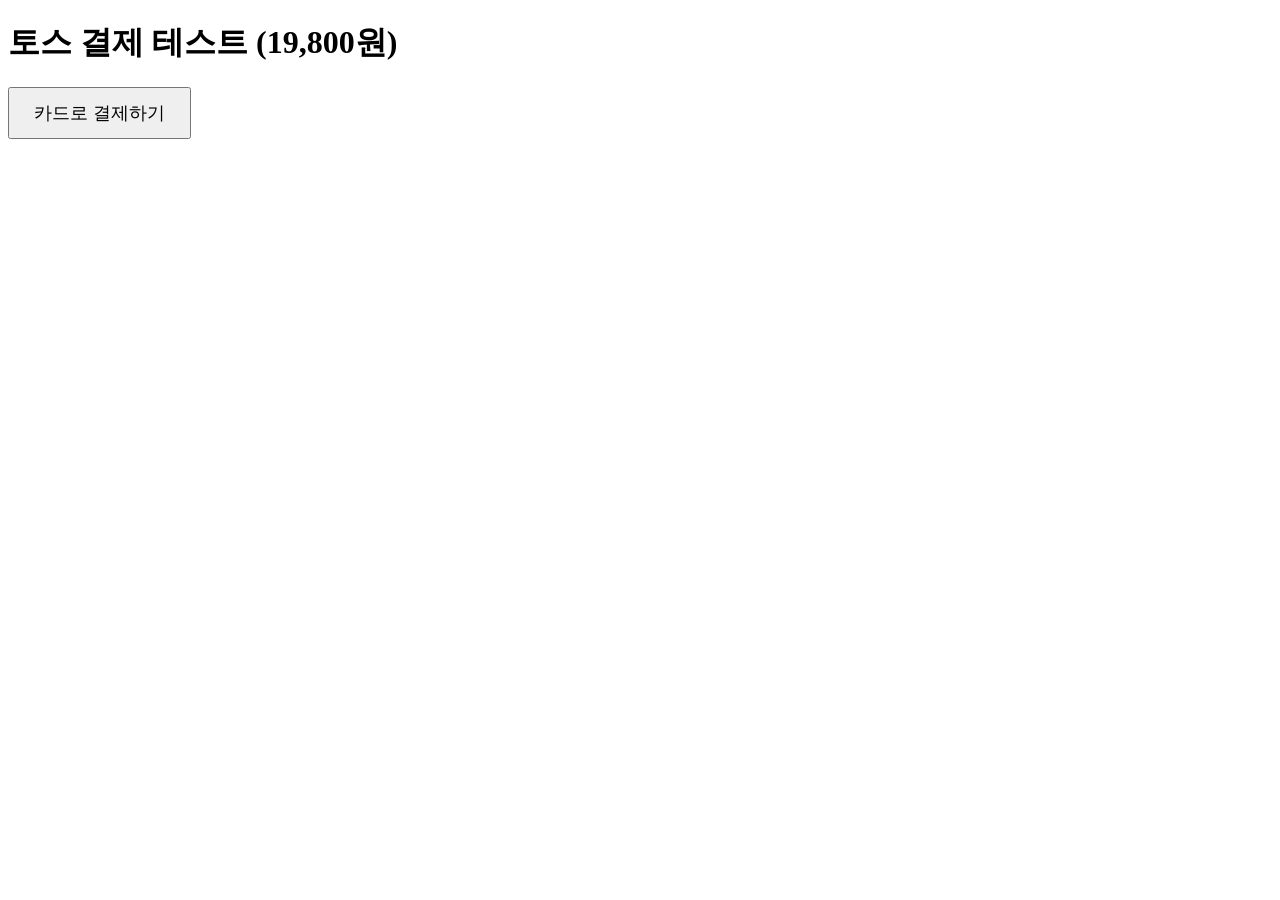
<file: src/main/resources/static/checkout.html>
<!DOCTYPE html>
<html lang="ko">
<head>
  <meta charset="UTF-8">
  <title>토스 결제 테스트</title>
</head>
<body>
  <h1>토스 결제 테스트 (19,800원)</h1>
  <button id="pay-button" style="font-size:18px;padding:12px 24px">카드로 결제하기</button>

  <script src="https://js.tosspayments.com/v2/standard"></script>
  <script>
    const clientKey = "test_ck_GjLJoQ1aVZbNDWm5ADwgVw6KYe2R";
    const tossPayments = TossPayments(clientKey);
    const payment = tossPayments.payment({ customerKey: TossPayments.ANONYMOUS });

    document.getElementById("pay-button").addEventListener("click", async () => {
      await payment.requestPayment({
        method: "CARD",
        amount: { currency: "KRW", value: 19800 },
        orderId: "test-order-" + Date.now(),
        orderName: "테스트 상품",
        successUrl: window.location.origin + "/success.html",
        failUrl: window.location.origin + "/fail.html",
        card: {
          useEscrow: false,
          flowMode: "DEFAULT",
          useCardPoint: false,
          useAppCardOnly: false,
        },
      });
    });
  </script>
</body>
</html>
</file>
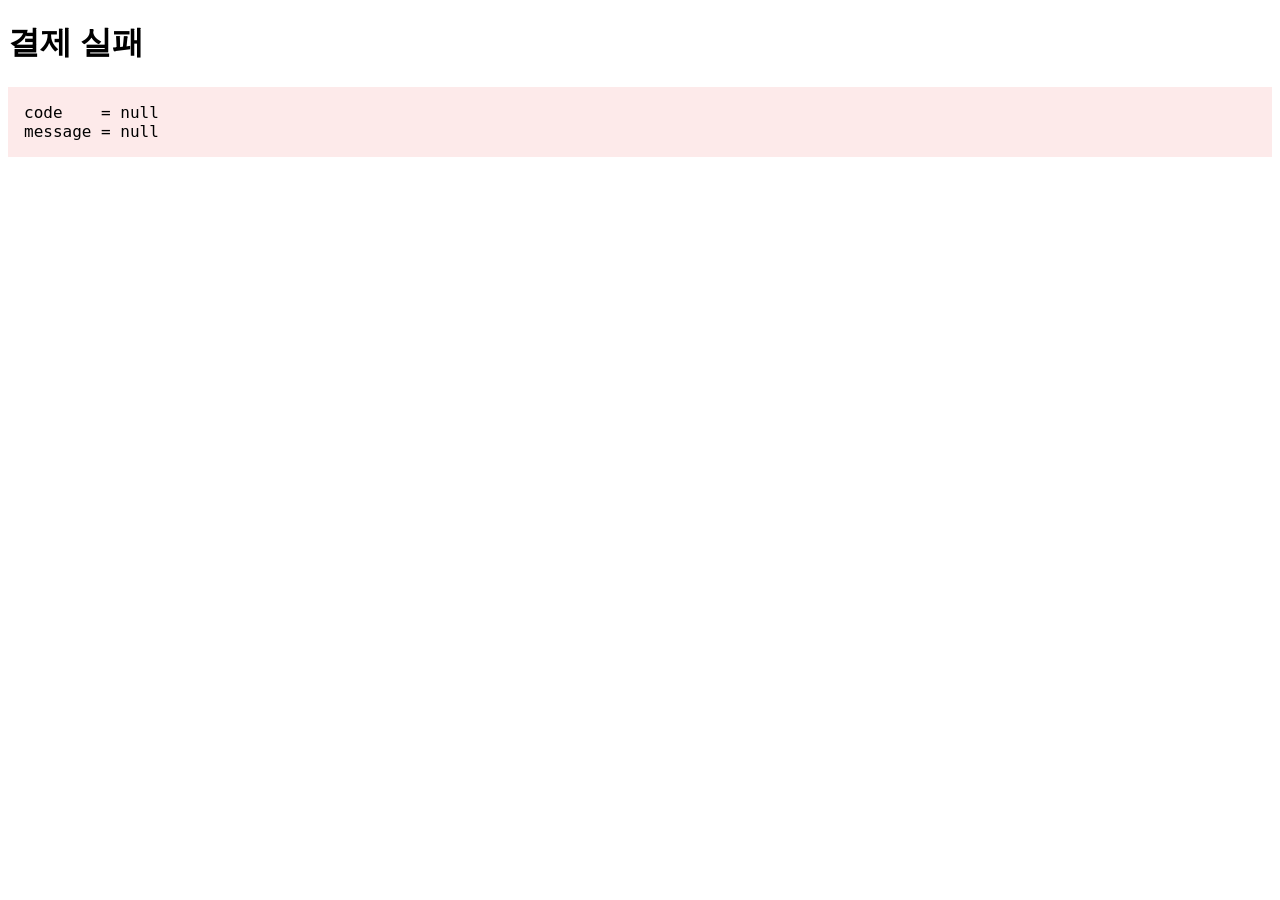
<file: src/main/resources/static/fail.html>
<!DOCTYPE html>
<html lang="ko">
<head>
  <meta charset="UTF-8">
  <title>결제 실패</title>
</head>
<body>
  <h1>결제 실패</h1>
  <pre id="result" style="font-size:16px;background:#fdeaea;padding:16px"></pre>
  <script>
    const params = new URLSearchParams(window.location.search);
    document.getElementById("result").textContent =
      "code    = " + params.get("code") + "\n" +
      "message = " + params.get("message");
  </script>
</body>
</html>
</file>
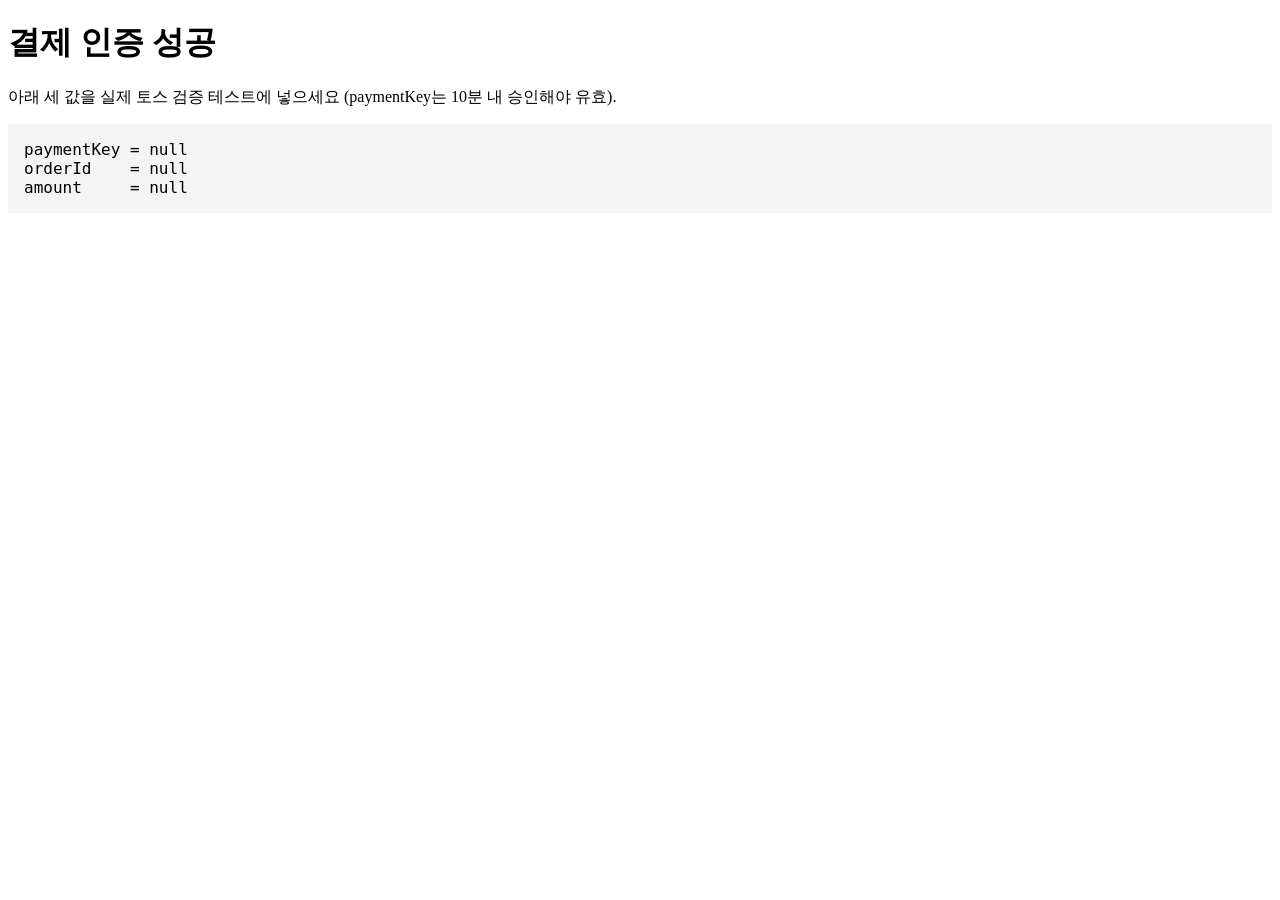
<file: src/main/resources/static/success.html>
<!DOCTYPE html>
<html lang="ko">
<head>
  <meta charset="UTF-8">
  <title>결제 인증 성공 — paymentKey 확인</title>
</head>
<body>
  <h1>결제 인증 성공</h1>
  <p>아래 세 값을 실제 토스 검증 테스트에 넣으세요 (paymentKey는 10분 내 승인해야 유효).</p>
  <pre id="result" style="font-size:16px;background:#f4f4f4;padding:16px"></pre>
  <script>
    const params = new URLSearchParams(window.location.search);
    document.getElementById("result").textContent =
      "paymentKey = " + params.get("paymentKey") + "\n" +
      "orderId    = " + params.get("orderId") + "\n" +
      "amount     = " + params.get("amount");
  </script>
</body>
</html>
</file>
<file: docs/assets/style.css>
/* ─────────────────────────────────────────────────────────────
   읽기 위한 값들 — 각 값의 근거 한 줄씩
   · 활자: CSS px 의 물리 크기가 해상도마다 달라(FHD 24″ 17px ≈ 4.7mm,
     QHD 27″ 17px ≈ 4.0mm) 고정 px 는 QHD·4K 에서 작아 보인다. 루트를
     뷰포트 연동 clamp(17px, 8px + 0.47vw, 26px)으로 — 1920→17 · 2560→20
     (FHD 와 물리 크기 동일) · 3840→26 상한
   · 판형·본문 폭은 전부 rem — 루트가 커지면 같은 비율로 따라 커진다
   · 글줄 폭을 인위적으로 좁히지 않는다. 줄당 글자 수를 맞춰도 한 항목에
     사실이 넷 들어 있으면 읽기 어렵다 — 가독성은 폭이 아니라 구조로 푼다
     (한 항목 = 한 사실, 부연은 중첩 리스트 한 겹). 저장소 문서 작성 기준과 같다
   · 판형 90rem: FHD 여백 쪽당 ~195px, QHD ~380px — 남는 바깥 여백은
     캔버스 톤(--canvas)으로 분리해 빈 공간이 아니라 틀로 읽히게 한다
   · 행간 1.7 — WCAG 1.4.8 최소 1.5, 한글 권장 1.75(네모틀 글자라 라틴보다
     빽빽해 보임) 사이. 표는 1.55(셀 안 짧은 텍스트는 행간 이득이 작다)
   · 본문 대비 — 라이트 #1f2328/#fff ≈ 15:1(AAA), 다크는 순흑·순백을 피한다:
     난시(인구 ~47%)에서 순흑 배경 흰 글자가 번져 보인다(halation)
   · 표 — 숫자는 우측 정렬(자릿수 비교는 일의 자리부터) + 고정폭 숫자.
     격자·줄무늬 대신 가는 가로선만(이 문서의 표는 전부 10행 이하라 소음이 된다)
   · word-break: keep-all — 한글 어절 중간에서 줄을 자르지 않는다
   ───────────────────────────────────────────────────────────── */
:root {
  --canvas: #eef1f4;           /* 판형 밖 배경 — 본문 면과 톤을 갈라 여백이 틀로 읽히게 */
  --bg: #ffffff;
  --bg-subtle: #f6f8fa;        /* 코드·표 머리행 — 본문과 1단계 차이만 */
  --text: #1f2328;             /* 순흑 대신 근흑 — 대비 15:1로 AAA 충족 */
  --muted: #59636e;            /* 보조 텍스트 — 5.8:1로 AA 충족 */
  --link: #0b6bcb;             /* 5.1:1 AA — 밑줄과 병행해 색만으로 구분하지 않는다 */
  --border: #d9dee3;
  --border-strong: #b8c0c8;    /* 표 머리행 아래 — 본문 행 구분선보다 한 단계 진하게 */
  --accent: #0b6bcb;
  --quote-bg: #f3f7fb;
  --wide: 66rem;               /* 본문·표·차트가 함께 쓰는 컬럼 폭 — rem 이라 해상도별 활자와 함께 스케일 */
}
@media (prefers-color-scheme: dark) {
  :root {
    --canvas: #0d1015;         /* 판형 밖 배경 — 본문 면보다 한 단계 어둡게 */
    --bg: #14181f;             /* 순흑(#000) 대신 어두운 회색 — halation 완화 */
    --bg-subtle: #1c222b;
    --text: #d7dee6;           /* 순백 대신 — 12.6:1로 AAA는 유지 */
    --muted: #9aa4b0;
    --link: #58a6ff;
    --border: #2f3742;
    --border-strong: #46515e;
    --accent: #58a6ff;
    --quote-bg: #1a2029;
  }
}

* { box-sizing: border-box; }
html {
  scroll-behavior: smooth;
  /* 해상도 연동 루트 — 1920→17px · 2560→20px(FHD 와 물리 크기 동일) · 3840→26px 상한.
     아래 크기가 전부 rem/em 이라 이 한 줄이 FHD·QHD·4K 반응형의 전부다 */
  font-size: clamp(17px, 8px + 0.47vw, 26px);
}
body {
  margin: 0;
  background: var(--canvas);
  color: var(--text);
  font-family: "Pretendard Variable", Pretendard, -apple-system, BlinkMacSystemFont,
    system-ui, "Apple SD Gothic Neo", "Segoe UI", "Malgun Gothic", "Noto Sans KR",
    "Helvetica Neue", Arial, sans-serif;   /* 웹폰트 없이 OS별 한글 본문체 */
  font-size: 1rem;             /* 루트 clamp 를 그대로 — 종속 크기는 전부 em/rem 이라 한 곳에서 스케일된다 */
  line-height: 1.7;
  word-break: keep-all;        /* 어절 단위 줄바꿈 */
  overflow-wrap: break-word;   /* 긴 URL·식별자만 예외적으로 자른다 */
  text-rendering: optimizeLegibility;
}
@media (max-width: 640px) { html { font-size: 16px; } }

a { color: var(--link); text-decoration: underline; text-underline-offset: 3px; text-decoration-thickness: 1px; }
a:hover { text-decoration-thickness: 2px; }
strong { font-weight: 700; }

/* 외부 링크는 ↗ 자동 표기 — 페이지를 떠나는 클릭을 미리 알 수 있게. 헤더 브랜드만 예외 */
a[href^="http"]::after { content: "↗"; font-size: 0.72em; margin-left: 2px; display: inline-block; }
.brand[href^="http"]::after { content: none; }

/* 키보드 사용자용 스킵 링크 — 포커스될 때만 나타난다 */
.skip { position: absolute; left: -9999px; z-index: 100; background: var(--bg); color: var(--link); padding: 10px 16px; border: 1px solid var(--border); border-radius: 8px; }
.skip:focus { left: 12px; top: 12px; }

/* 헤딩 호버 앵커(¶) — 절 단위 공유용. 스크립트가 단다 */
.h-anchor { margin-left: 10px; font-weight: 400; font-size: 0.8em; text-decoration: none; opacity: 0; }
h2:hover .h-anchor, h3:hover .h-anchor, .h-anchor:focus { opacity: 1; }

code, pre {
  font-family: ui-monospace, SFMono-Regular, Menlo, Consolas, "Liberation Mono", monospace;
}
code {
  background: var(--bg-subtle);
  border: 1px solid var(--border);
  border-radius: 5px;
  padding: 1px 6px;
  font-size: 0.86em;
}
pre {
  background: var(--bg-subtle);
  border: 1px solid var(--border);
  border-radius: 10px;
  padding: 0.85rem 1.06rem;
  overflow-x: auto;
  max-width: var(--wide);
  font-size: 0.82em;
  line-height: 1.6;
}
pre code { background: none; border: none; padding: 0; font-size: 1em; }

/* ── 상단 고정 헤더: GitHub Pages 는 저장소 밖 — 돌아갈 길을 항상 보이게 ── */
.top {
  position: sticky; top: 0; z-index: 10;
  background: color-mix(in srgb, var(--bg) 88%, transparent);
  backdrop-filter: blur(8px);
  -webkit-backdrop-filter: blur(8px);
  border-bottom: 1px solid var(--border);
}
.top-in {
  max-width: 90rem; margin: 0 auto;
  padding: 0 1.9rem;
  height: 3rem;
  display: flex; align-items: center; justify-content: space-between; gap: 1rem;
}
.brand { font-weight: 700; text-decoration: none; color: var(--text); font-size: 0.88rem; white-space: nowrap; }
.top-nav { display: flex; align-items: center; gap: 1.2rem; font-size: 0.82rem; white-space: nowrap; }
.top-nav a { text-decoration: none; color: var(--muted); }
.top-nav a:hover { color: var(--link); text-decoration: underline; }
.top-nav .gh {
  color: var(--text); font-weight: 600;
  border: 1px solid var(--border); border-radius: 7px; padding: 0.3rem 0.7rem;
}
.top-nav .gh:hover { border-color: var(--link); color: var(--link); text-decoration: none; }

/* ── 레이아웃: 좌 목차(스캔 보조) + 본문. 와이드 화면의 남는 폭을 여기서 쓴다.
   상한 90rem — 루트와 함께 스케일: FHD 1530px(여백 ~195px/쪽) · QHD 1800px(~380px/쪽).
   판형 면(--bg)과 캔버스(--canvas)의 톤 차가 남는 여백을 틀로 읽히게 한다 ── */
.wrap {
  max-width: 90rem; margin: 0 auto;
  padding: 0 1.9rem 3.75rem;
  display: grid;
  grid-template-columns: 15.3rem minmax(0, 1fr);
  gap: 3.75rem;
  background: var(--bg);
}
.side { position: sticky; top: 4.25rem; align-self: start; max-height: calc(100vh - 5.5rem); overflow: auto; padding-top: 2.35rem; }
.toc summary { display: none; }        /* 데스크톱: 항상 펼침 — 접이 UI 불필요 */
.toc ol { margin: 0; padding-left: 1.3rem; font-size: 0.82rem; line-height: 1.5; color: var(--muted); }
.toc li { margin: 0.53rem 0; }
.toc a { color: var(--muted); text-decoration: none; }
.toc a:hover { color: var(--link); text-decoration: underline; }
.toc-title { font-size: 0.7rem; font-weight: 700; letter-spacing: 0.06em; color: var(--muted); margin: 0 0 0.6rem; }
/* 현재 위치(scroll-spy) — 활성 절만 파란색, 그 절의 h3 하위 목록만 펼친다.
   하위 목록·활성 표시는 스크립트가 만든다 — 스크립트가 죽으면 h2 목차(무해)로 남는다 */
.toc a.active { color: var(--link); font-weight: 600; }
.toc li > ol { display: none; margin: 0.3rem 0 0.12rem; padding-left: 0.82rem; font-size: 0.76rem; }
.toc li.active > ol { display: block; }
.toc li > ol li { list-style: none; margin: 0.24rem 0; }
.toc li > ol a { display: block; max-width: 12.4rem; white-space: nowrap; overflow: hidden; text-overflow: ellipsis; }

.doc { max-width: var(--wide); padding-top: 2.35rem; }

.eyebrow { font-size: 0.76rem; font-weight: 700; letter-spacing: 0.08em; color: var(--muted); margin: 0 0 0.5em; }
h1 { font-size: 1.6em; line-height: 1.35; margin: 0 0 14px; letter-spacing: -0.01em; }
.lede { margin: 0 0 8px; }             /* 문서 핵심 문장 — 보조색으로 눌러 두지 않는다 */

/* 30초 독자용 결론 상자 — ADR 은 결론 먼저(저장소 문서 규약) */
.conclusion {
  border: 1px solid var(--border); border-radius: 12px;
  background: var(--bg-subtle);
  padding: 0.9rem 1.3rem; margin: 1.3rem 0 0;
  max-width: var(--wide);
}
.conclusion > p:first-child { margin-top: 0; }
.conclusion > ul { margin-bottom: 0.2em; }

/* 절 사이 > 절 내부 — 여백의 위계가 章 경계를 만든다 (훑는 독자의 단위는 절).
   장 구분선은 광폭까지 — 절 경계가 컬럼 전체를 한 면으로 묶는다 */
h2 {
  font-size: 1.28em; line-height: 1.4; letter-spacing: -0.01em;
  margin: 3.6em 0 0.9em; padding-top: 1.9em;
  border-top: 1px solid var(--border);
  max-width: var(--wide);
}
/* h3 는 본문 볼드와 2.5px 이상 격차 — 층위가 눌리지 않게 */
h3 { font-size: 1.13em; line-height: 1.45; margin: 2.3em 0 0.65em; }
h2[id], h3[id] { scroll-margin-top: 4.5rem; }  /* 고정 헤더 아래로 앵커가 숨지 않게 */

p { margin: 0.8em 0; }
ul, ol { margin: 0.8em 0; padding-left: 1.3em; }
li { margin: 0.4em 0; }
li > ul, li > ol { margin: 0.4em 0; }
li::marker { color: var(--muted); }

blockquote {
  margin: 1.2em 0;
  padding: 0.7em 1em;
  border-left: 3px solid var(--accent);
  border-radius: 0 8px 8px 0;
  background: var(--quote-bg);
}
blockquote p { margin: 6px 0; }

hr { border: none; border-top: 1px solid var(--border); margin: 40px 0; }

/* ── 표: 가는 가로선만, 머리행 구분은 배경+진한 선. 숫자열은 .n(우측 정렬) ── */
.tw { overflow-x: auto; margin: 1.2rem 0; max-width: var(--wide); }
table {
  border-collapse: collapse;
  font-size: 0.92em;
  line-height: 1.55;
  font-variant-numeric: tabular-nums;  /* 고정폭 숫자 — 열 안에서 자릿수가 맞물린다 */
}
th, td { padding: 0.6em 0.9em; text-align: left; vertical-align: top; }
thead th { background: var(--bg-subtle); font-weight: 600; border-bottom: 1.5px solid var(--border-strong); }
tbody td { border-bottom: 1px solid var(--border); }
/* 셀 안 목록 — 문장마다 항목 하나. 셀 여백은 td 가 이미 주므로 목록 여백은 없앤다 */
td ul { margin: 0; padding-left: 1.1em; }
td li { margin: 0.25em 0; }
td li:first-child { margin-top: 0; }
td li:last-child { margin-bottom: 0; }
.n { text-align: right; }              /* 숫자 비교는 일의 자리부터 — 우측 정렬 */
.c { text-align: center; }

/* ── 차트: 원본 SVG 를 그대로 인라인. 다크에서는 명도만 뒤집고 색상은 유지 ── */
figure {
  margin: 1.5rem 0; padding: 1.06rem 0.94rem 0.7rem;
  border: 1px solid var(--border); border-radius: 12px;
  max-width: var(--wide);
}
figure svg { display: block; width: 100%; height: auto; border-radius: 6px; }
figcaption { font-size: 0.86em; color: var(--muted); margin-top: 0.6em; line-height: 1.55; }
@media (prefers-color-scheme: dark) {
  /* SVG 내부가 흰 배경 전제 — invert 로 명도 반전, hue-rotate 180°로 색상 복원.
     0.92: 순백→#141414 로 페이지 배경과 잇고, 반전 후에도 순백 글자를 피한다.
     figure 배경도 #141414 로 맞춰 반전된 SVG 와 이중 톤이 생기지 않게 */
  figure { background: #141414; }
  figure svg { filter: invert(0.92) hue-rotate(180deg); }
}

/* ── 접이식: 긴 목록은 제목만 먼저 — 훑는 독자는 제목 층위만 읽는다(layer-cake) ── */
.acc { border: 1px solid var(--border); border-radius: 10px; margin: 0.7rem 0; max-width: var(--wide); }
.acc summary {
  cursor: pointer; padding: 0.76rem 0.94rem 0.76rem 2.35rem;
  font-weight: 650; line-height: 1.5;
  list-style: none; position: relative;
  border-radius: 10px;
}
.acc summary::-webkit-details-marker { display: none; }
.acc summary::before {
  content: ""; position: absolute; left: 1rem; top: 50%; margin-top: -6px;
  width: 8px; height: 8px;
  border-right: 2px solid var(--muted); border-bottom: 2px solid var(--muted);
  transform: rotate(-45deg); transform-origin: center; transition: transform 0.15s;
}
.acc[open] summary::before { transform: rotate(45deg); }
.acc summary:hover { background: var(--bg-subtle); }
.acc[open] summary { border-bottom: 1px solid var(--border); border-radius: 10px 10px 0 0; }
.acc-body { padding: 0.24rem 1.06rem 0.82rem 2.35rem; }
.acc-body > p:first-child { margin-top: 10px; }
.hint { font-size: 0.86em; color: var(--muted); }

footer.doc-foot {
  margin-top: 4.25rem; padding-top: 1.2rem;
  border-top: 1px solid var(--border);
  font-size: 0.88em; color: var(--muted);
  max-width: var(--wide);
}

/* ── 좁은 화면: 목차는 접이식으로 본문 위에, 표는 자체 가로 스크롤 ── */
@media (max-width: 979px) {
  /* minmax(0,·): 1fr 의 자동 최소 크기가 표의 최소 내용 폭까지 벌어지는 것을 차단 */
  .wrap { grid-template-columns: minmax(0, 1fr); gap: 0; padding: 0 18px 48px; }
  .side { position: static; max-height: none; padding-top: 24px; overflow: visible; }
  .toc-title { display: none; }
  .toc { border: 1px solid var(--border); border-radius: 10px; }
  .toc summary { display: block; cursor: pointer; padding: 11px 16px; font-weight: 650; font-size: 15px; }
  .toc summary::after { content: "▸"; float: right; color: var(--muted); }
  .toc[open] summary::after { content: "▾"; }
  .toc ol { padding: 0 22px 12px 38px; }
  .doc { padding-top: 28px; }
  .top-in { padding: 0 18px; }
  .top-nav { gap: 12px; }
}
@media (max-width: 480px) {
  /* 375px 에서 브랜드+링크 2개가 넘친다 — 문서 링크는 머리말·푸터에도 있어 헤더에서만 숨긴다 */
  .top-nav .doc-link { display: none; }
}

/* ── 인쇄: 화면 전용 요소 제거, 접힌 항목은 스크립트가 펼친다 ── */
@media print {
  .top, .side { display: none; }
  .wrap { display: block; max-width: none; padding: 0; }
  .doc { max-width: none; }
  body { font-size: 11pt; }
  figure, .tw, blockquote, .acc { break-inside: avoid; }
  figure svg { filter: none; }
  a { color: inherit; }
}
</file>
